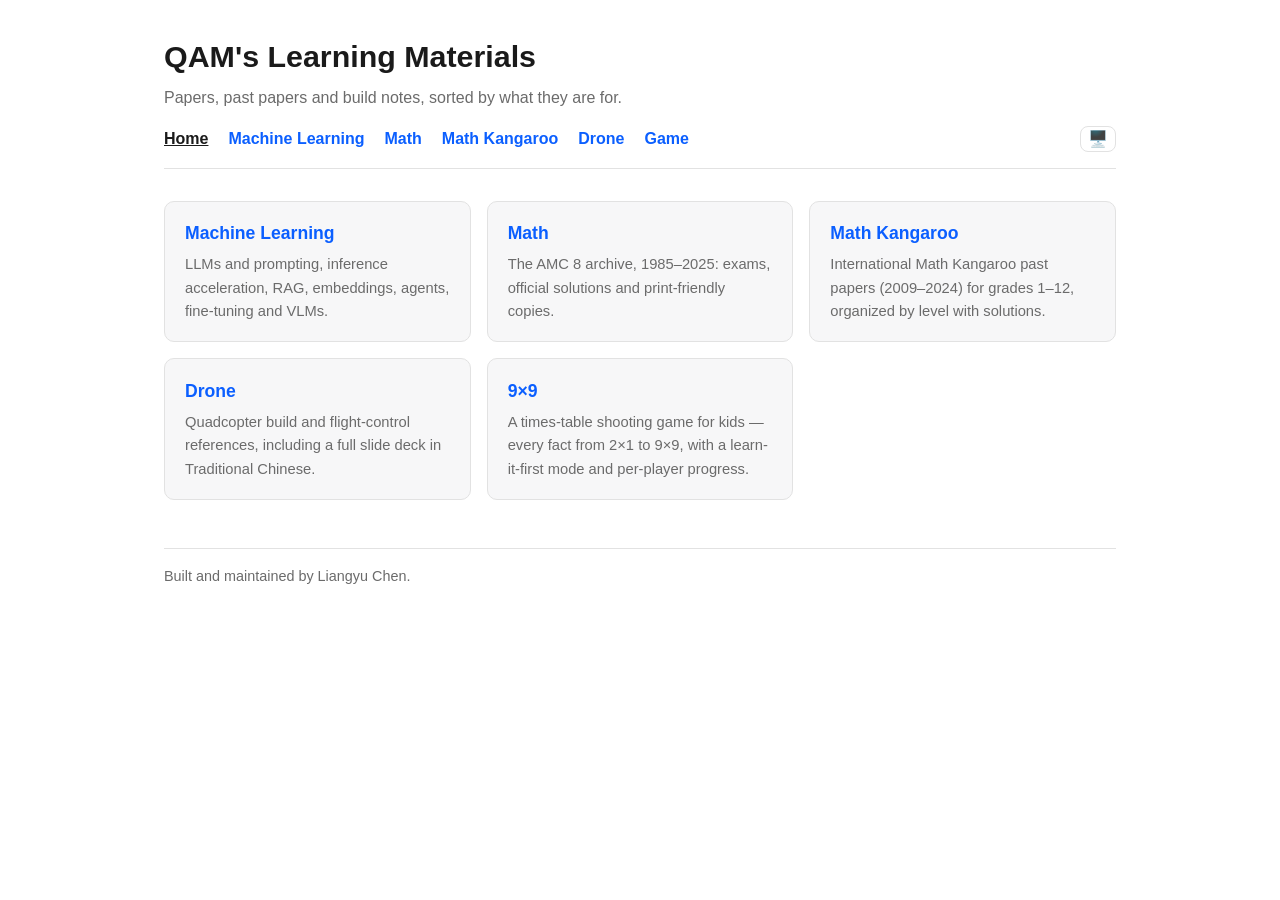
<file: index.html>
<!DOCTYPE html>
<html lang="en">
<head>
    <meta charset="UTF-8">
    <meta name="viewport" content="width=device-width, initial-scale=1.0">
    <title>QAM's Learning Materials</title>
    <link rel="stylesheet" href="style.css?v=2">
    <script src="theme.js?v=2"></script>
</head>
<body>
    <header>
        <h1>QAM's Learning Materials</h1>
        <p class="tagline">Papers, past papers and build notes, sorted by what they are for.</p>
        <nav>
            <a href="index.html" aria-current="page">Home</a>
            <a href="ml.html">Machine Learning</a>
            <a href="math.html">Math</a>
            <a href="math-kangaroo.html">Math Kangaroo</a>
            <a href="drone.html">Drone</a>
            <a href="game.html">Game</a>
            <button type="button" id="theme-toggle" class="theme-btn">🖥️</button>
        </nav>
    </header>

    <div class="cards">
        <a class="card" href="ml.html">
            <h3>Machine Learning</h3>
            <p>LLMs and prompting, inference acceleration, RAG, embeddings, agents, fine-tuning and VLMs.</p>
        </a>
        <a class="card" href="math.html">
            <h3>Math</h3>
            <p>The AMC 8 archive, 1985&ndash;2025: exams, official solutions and print-friendly copies.</p>
        </a>
        <a class="card" href="math-kangaroo.html">
            <h3>Math Kangaroo</h3>
            <p>International Math Kangaroo past papers (2009–2024) for grades 1–12, organized by level with solutions.</p>
        </a>
        <a class="card" href="drone.html">
            <h3>Drone</h3>
            <p>Quadcopter build and flight-control references, including a full slide deck in Traditional Chinese.</p>
        </a>
        <a class="card" href="game.html">
            <h3>9×9</h3>
            <p>A times-table shooting game for kids — every fact from 2×1 to 9×9, with a learn-it-first mode and per-player progress.</p>
        </a>
    </div>

    <footer>
        Built and maintained by Liangyu Chen.
    </footer>
</body>
</html>
</file>
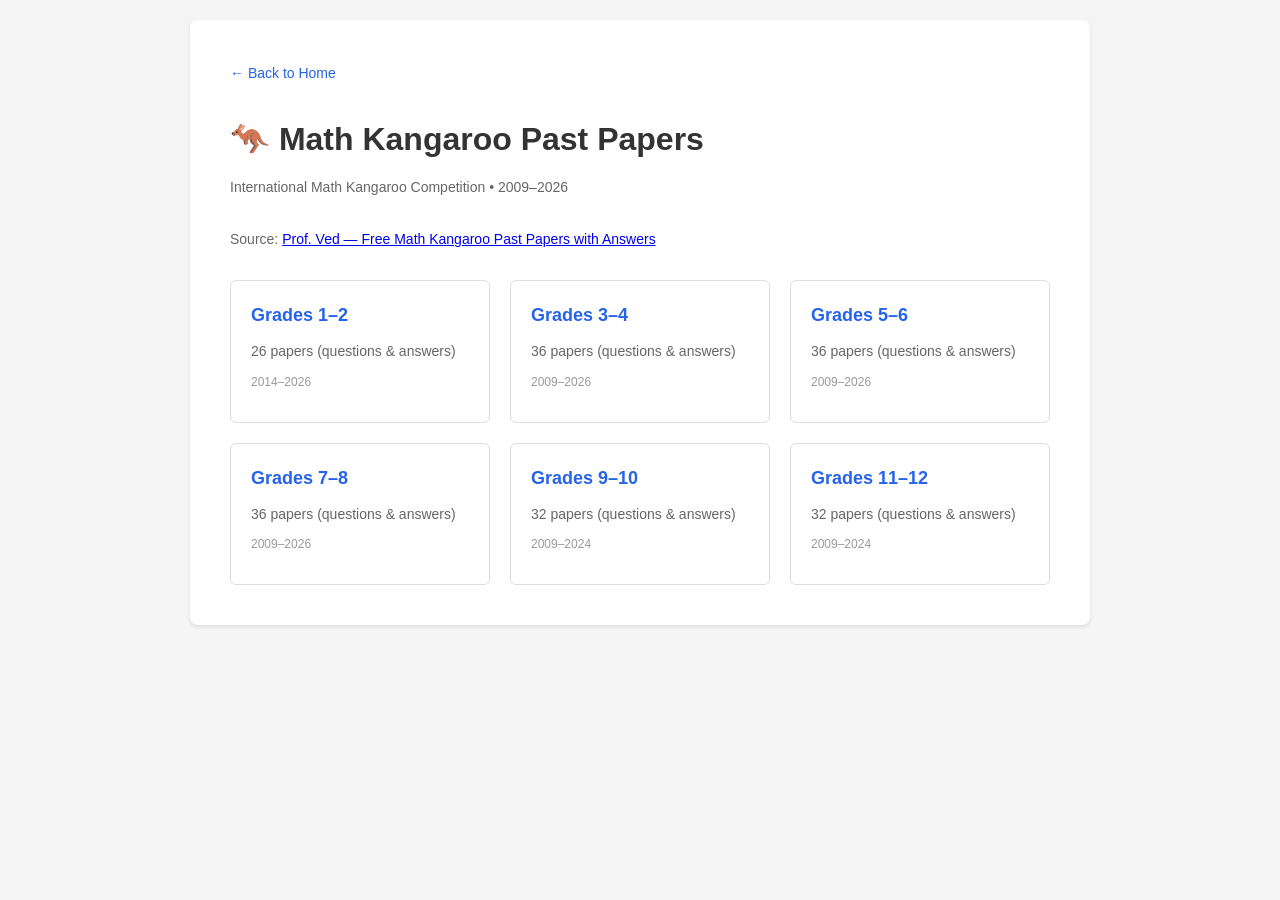
<file: kangaroo-papers/index.html>
<!DOCTYPE html>
<html lang="en">
<head>
    <meta charset="UTF-8">
    <meta name="viewport" content="width=device-width, initial-scale=1.0">
    <title>Math Kangaroo Past Papers</title>
    <style>
        * {
            margin: 0;
            padding: 0;
            box-sizing: border-box;
        }
        body {
            font-family: -apple-system, BlinkMacSystemFont, 'Segoe UI', Roboto, Oxygen, Ubuntu, Cantarell, sans-serif;
            background: #f5f5f5;
            padding: 20px;
            line-height: 1.6;
        }
        .container {
            max-width: 900px;
            margin: 0 auto;
            background: white;
            padding: 40px;
            border-radius: 8px;
            box-shadow: 0 2px 4px rgba(0,0,0,0.1);
        }
        h1 {
            color: #333;
            margin-bottom: 10px;
        }
        .subtitle {
            color: #666;
            margin-bottom: 30px;
            font-size: 14px;
        }
        .grades-grid {
            display: grid;
            grid-template-columns: repeat(auto-fit, minmax(250px, 1fr));
            gap: 20px;
        }
        .grade-card {
            border: 1px solid #ddd;
            border-radius: 6px;
            padding: 20px;
            text-decoration: none;
            color: #333;
            transition: all 0.3s ease;
            cursor: pointer;
        }
        .grade-card:hover {
            border-color: #2563eb;
            box-shadow: 0 4px 12px rgba(37, 99, 235, 0.15);
            transform: translateY(-2px);
        }
        .grade-card h2 {
            color: #2563eb;
            margin-bottom: 10px;
            font-size: 18px;
        }
        .grade-card p {
            color: #666;
            font-size: 14px;
            margin-bottom: 10px;
        }
        .back-link {
            display: inline-block;
            margin-bottom: 30px;
            color: #2563eb;
            text-decoration: none;
            font-size: 14px;
        }
        .back-link:hover {
            text-decoration: underline;
        }
    </style>
</head>
<body>
    <div class="container">
        <a href="/" class="back-link">← Back to Home</a>

        <h1>🦘 Math Kangaroo Past Papers</h1>
        <p class="subtitle">International Math Kangaroo Competition • 2009–2026</p>
        <p class="subtitle">Source: <a href="https://www.profved.com/usa-math-competitions/about-math-kangaroo-test-complete-guide-by-prof-ved/free-math-kangaroo-past-papers-with-answers/">Prof. Ved — Free Math Kangaroo Past Papers with Answers</a></p>

        <div class="grades-grid">
            <a href="Grade-1-2/" class="grade-card">
                <h2>Grades 1–2</h2>
                <p>26 papers (questions & answers)</p>
                <p style="font-size: 12px; color: #999;">2014–2026</p>
            </a>
            <a href="Grade-3-4/" class="grade-card">
                <h2>Grades 3–4</h2>
                <p>36 papers (questions & answers)</p>
                <p style="font-size: 12px; color: #999;">2009–2026</p>
            </a>
            <a href="Grade-5-6/" class="grade-card">
                <h2>Grades 5–6</h2>
                <p>36 papers (questions & answers)</p>
                <p style="font-size: 12px; color: #999;">2009–2026</p>
            </a>
            <a href="Grade-7-8/" class="grade-card">
                <h2>Grades 7–8</h2>
                <p>36 papers (questions & answers)</p>
                <p style="font-size: 12px; color: #999;">2009–2026</p>
            </a>
            <a href="Grade-9-10/" class="grade-card">
                <h2>Grades 9–10</h2>
                <p>32 papers (questions & answers)</p>
                <p style="font-size: 12px; color: #999;">2009–2024</p>
            </a>
            <a href="Grade-11-12/" class="grade-card">
                <h2>Grades 11–12</h2>
                <p>32 papers (questions & answers)</p>
                <p style="font-size: 12px; color: #999;">2009–2024</p>
            </a>
        </div>
    </div>
</body>
</html>
</file>
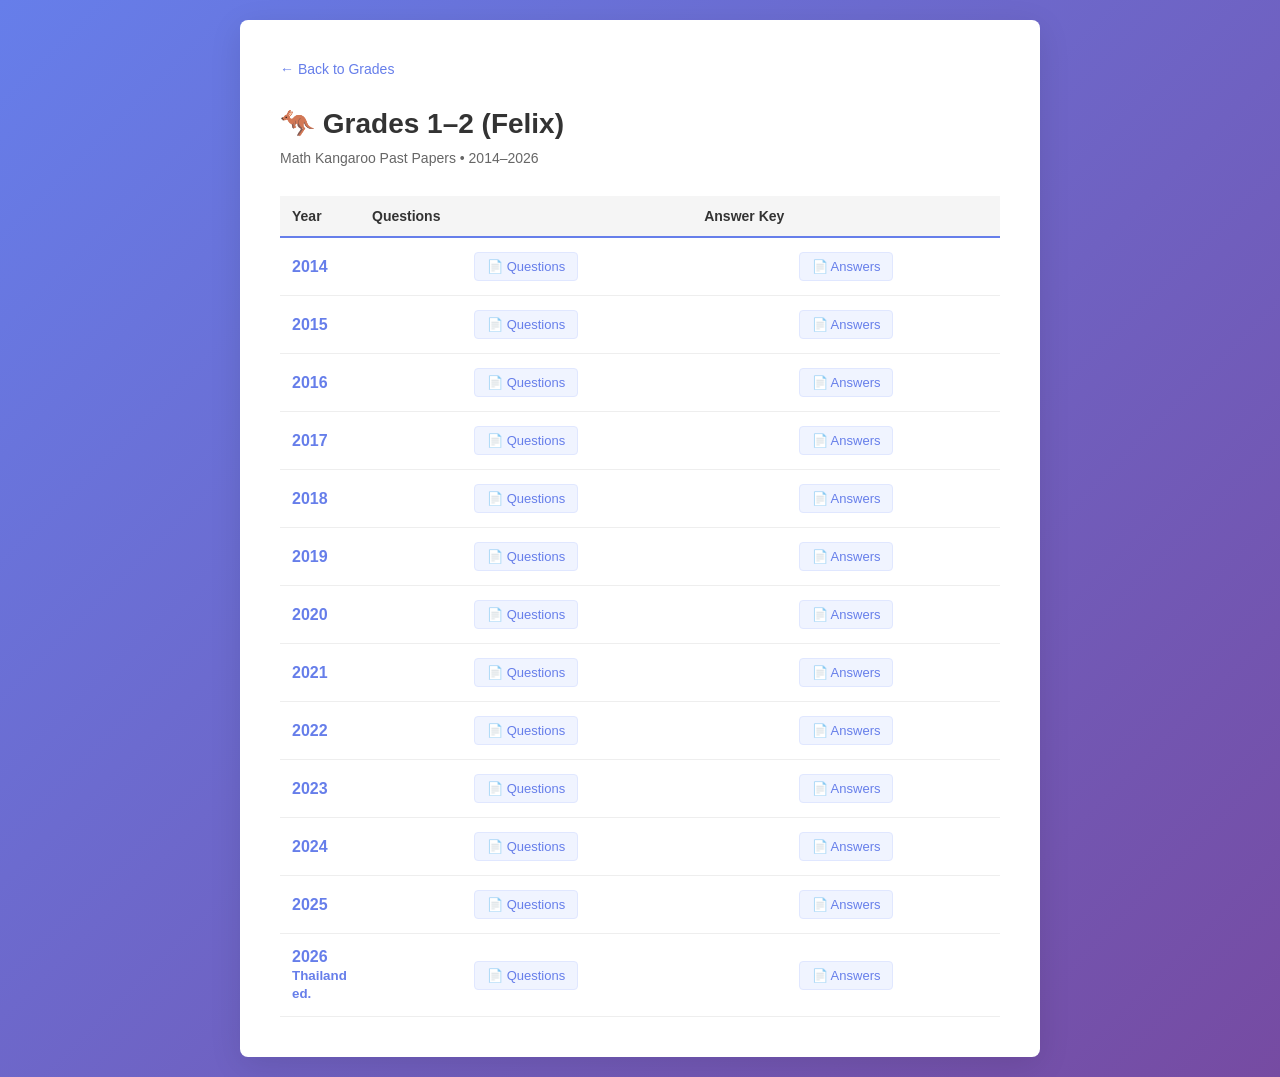
<file: kangaroo-papers/Grade-1-2/index.html>
<!DOCTYPE html>
<html lang="en">
<head>
    <meta charset="UTF-8">
    <meta name="viewport" content="width=device-width, initial-scale=1.0">
    <title>Math Kangaroo Papers - Grades 1–2 (Felix)</title>
    <style>
        * {
            margin: 0;
            padding: 0;
            box-sizing: border-box;
        }
        body {
            font-family: -apple-system, BlinkMacSystemFont, 'Segoe UI', Roboto, sans-serif;
            background: linear-gradient(135deg, #667eea 0%, #764ba2 100%);
            min-height: 100vh;
            padding: 20px;
        }
        .container {
            max-width: 800px;
            margin: 0 auto;
            background: white;
            padding: 40px;
            border-radius: 8px;
            box-shadow: 0 8px 32px rgba(0,0,0,0.1);
        }
        h1 {
            color: #333;
            margin-bottom: 10px;
            font-size: 28px;
        }
        .subtitle {
            color: #666;
            margin-bottom: 30px;
            font-size: 14px;
        }
        .back-link {
            display: inline-block;
            margin-bottom: 30px;
            color: #667eea;
            text-decoration: none;
            font-size: 14px;
            font-weight: 500;
        }
        .back-link:hover {
            text-decoration: underline;
        }
        table {
            width: 100%;
            border-collapse: collapse;
            margin-top: 20px;
        }
        thead {
            background: #f5f5f5;
            border-bottom: 2px solid #667eea;
        }
        th {
            padding: 12px;
            text-align: left;
            font-weight: 600;
            color: #333;
            font-size: 14px;
        }
        td {
            padding: 14px 12px;
            border-bottom: 1px solid #eee;
        }
        tr:hover {
            background: #f9f9f9;
        }
        .year {
            font-weight: 600;
            color: #667eea;
            width: 80px;
        }
        .papers {
            text-align: center;
        }
        .pdf-link {
            display: inline-block;
            padding: 6px 12px;
            background: #f0f4ff;
            color: #667eea;
            text-decoration: none;
            border-radius: 4px;
            font-size: 13px;
            font-weight: 500;
            transition: all 0.3s ease;
            border: 1px solid #e0e7ff;
        }
        .pdf-link:hover {
            background: #667eea;
            color: white;
            border-color: #667eea;
        }
        .unavailable {
            color: #ccc;
            font-size: 12px;
        }
    </style>
</head>
<body>
    <div class="container">
        <a href="../" class="back-link">← Back to Grades</a>
        <h1>🦘 Grades 1–2 (Felix)</h1>
        <p class="subtitle">Math Kangaroo Past Papers • 2014–2026</p>
        
        <table>
            <thead>
                <tr>
                    <th>Year</th>
                    <th>Questions</th>
                    <th>Answer Key</th>
                </tr>
            </thead>
            <tbody>
        <tr>
            <td class="year">2014</td>
            <td class="papers"><a href="Kangaroo_Math_Questions_2014_for_Grade_1-2.pdf" class="pdf-link">📄 Questions</a></td>
            <td class="papers"><a href="Kangaroo_Math_Answer_Key_for_Grade_1-2_2014.pdf" class="pdf-link">📄 Answers</a></td>
        </tr>
        <tr>
            <td class="year">2015</td>
            <td class="papers"><a href="Kangaroo_Math_Questions_2015_for_Grade_1-2.pdf" class="pdf-link">📄 Questions</a></td>
            <td class="papers"><a href="Kangaroo_Math_Answer_Key_for_Grade_1-2_2015.pdf" class="pdf-link">📄 Answers</a></td>
        </tr>
        <tr>
            <td class="year">2016</td>
            <td class="papers"><a href="Kangaroo_Math_Questions_2016_for_Grade_1-2.pdf" class="pdf-link">📄 Questions</a></td>
            <td class="papers"><a href="Kangaroo_Math_Answer_Key_for_Grade_1-2_2016.pdf" class="pdf-link">📄 Answers</a></td>
        </tr>
        <tr>
            <td class="year">2017</td>
            <td class="papers"><a href="Kangaroo_Math_Questions_2017_for_Grade_1-2.pdf" class="pdf-link">📄 Questions</a></td>
            <td class="papers"><a href="Kangaroo_Math_Answer_Key_for_Grade_1-2_2017.pdf" class="pdf-link">📄 Answers</a></td>
        </tr>
        <tr>
            <td class="year">2018</td>
            <td class="papers"><a href="Kangaroo_Math_Questions_2018_for_Grade_1-2.pdf" class="pdf-link">📄 Questions</a></td>
            <td class="papers"><a href="Kangaroo_Math_Answer_Key_for_Grade_1-2_2018.pdf" class="pdf-link">📄 Answers</a></td>
        </tr>
        <tr>
            <td class="year">2019</td>
            <td class="papers"><a href="Kangaroo_Math_Questions_2019_for_Grade_1-2.pdf" class="pdf-link">📄 Questions</a></td>
            <td class="papers"><a href="Kangaroo_Math_Answer_Key_for_Grade_1-2_2019.pdf" class="pdf-link">📄 Answers</a></td>
        </tr>
        <tr>
            <td class="year">2020</td>
            <td class="papers"><a href="Kangaroo_Math_Questions_2020_for_Grade_1-2.pdf" class="pdf-link">📄 Questions</a></td>
            <td class="papers"><a href="Kangaroo_Math_Answer_Key_for_Grade_1-2_2020.pdf" class="pdf-link">📄 Answers</a></td>
        </tr>
        <tr>
            <td class="year">2021</td>
            <td class="papers"><a href="Kangaroo_Math_Questions_2021_for_Grade_1-2.pdf" class="pdf-link">📄 Questions</a></td>
            <td class="papers"><a href="Kangaroo_Math_Answer_Key_for_Grade_1-2_2021.pdf" class="pdf-link">📄 Answers</a></td>
        </tr>
        <tr>
            <td class="year">2022</td>
            <td class="papers"><a href="Kangaroo_Math_Questions_2022_for_Grade_1-2.pdf" class="pdf-link">📄 Questions</a></td>
            <td class="papers"><a href="Kangaroo_Math_Answer_Key_for_Grade_1-2_2022.pdf" class="pdf-link">📄 Answers</a></td>
        </tr>
        <tr>
            <td class="year">2023</td>
            <td class="papers"><a href="Kangaroo_Math_Questions_2023_for_Grade_1-2.pdf" class="pdf-link">📄 Questions</a></td>
            <td class="papers"><a href="Kangaroo_Math_Answer_Key_for_Grade_1-2_2023.pdf" class="pdf-link">📄 Answers</a></td>
        </tr>
        <tr>
            <td class="year">2024</td>
            <td class="papers"><a href="Kangaroo_Math_Questions_2024_for_Grade_1-2.pdf" class="pdf-link">📄 Questions</a></td>
            <td class="papers"><a href="Kangaroo_Math_Answer_Key_for_Grade_1-2_2024.pdf" class="pdf-link">📄 Answers</a></td>
        </tr>
        <tr>
            <td class="year">2025</td>
            <td class="papers"><a href="Kangaroo_Math_Questions_2025_for_Grade_1-2.pdf" class="pdf-link">📄 Questions</a></td>
            <td class="papers"><a href="Kangaroo_Math_Answer_Key_for_Grade_1-2_2025.pdf" class="pdf-link">📄 Answers</a></td>
        </tr>
        <tr>
            <td class="year">2026<br><small>Thailand ed.</small></td>
            <td class="papers"><a href="Kangaroo_Math_Questions_2026_for_Grade_1-2.pdf" class="pdf-link">📄 Questions</a></td>
            <td class="papers"><a href="Kangaroo_Math_Answer_Key_for_Grade_1-2_2026.pdf" class="pdf-link">📄 Answers</a></td>
        </tr>
            </tbody>
        </table>
    </div>
</body>
</html>
</file>
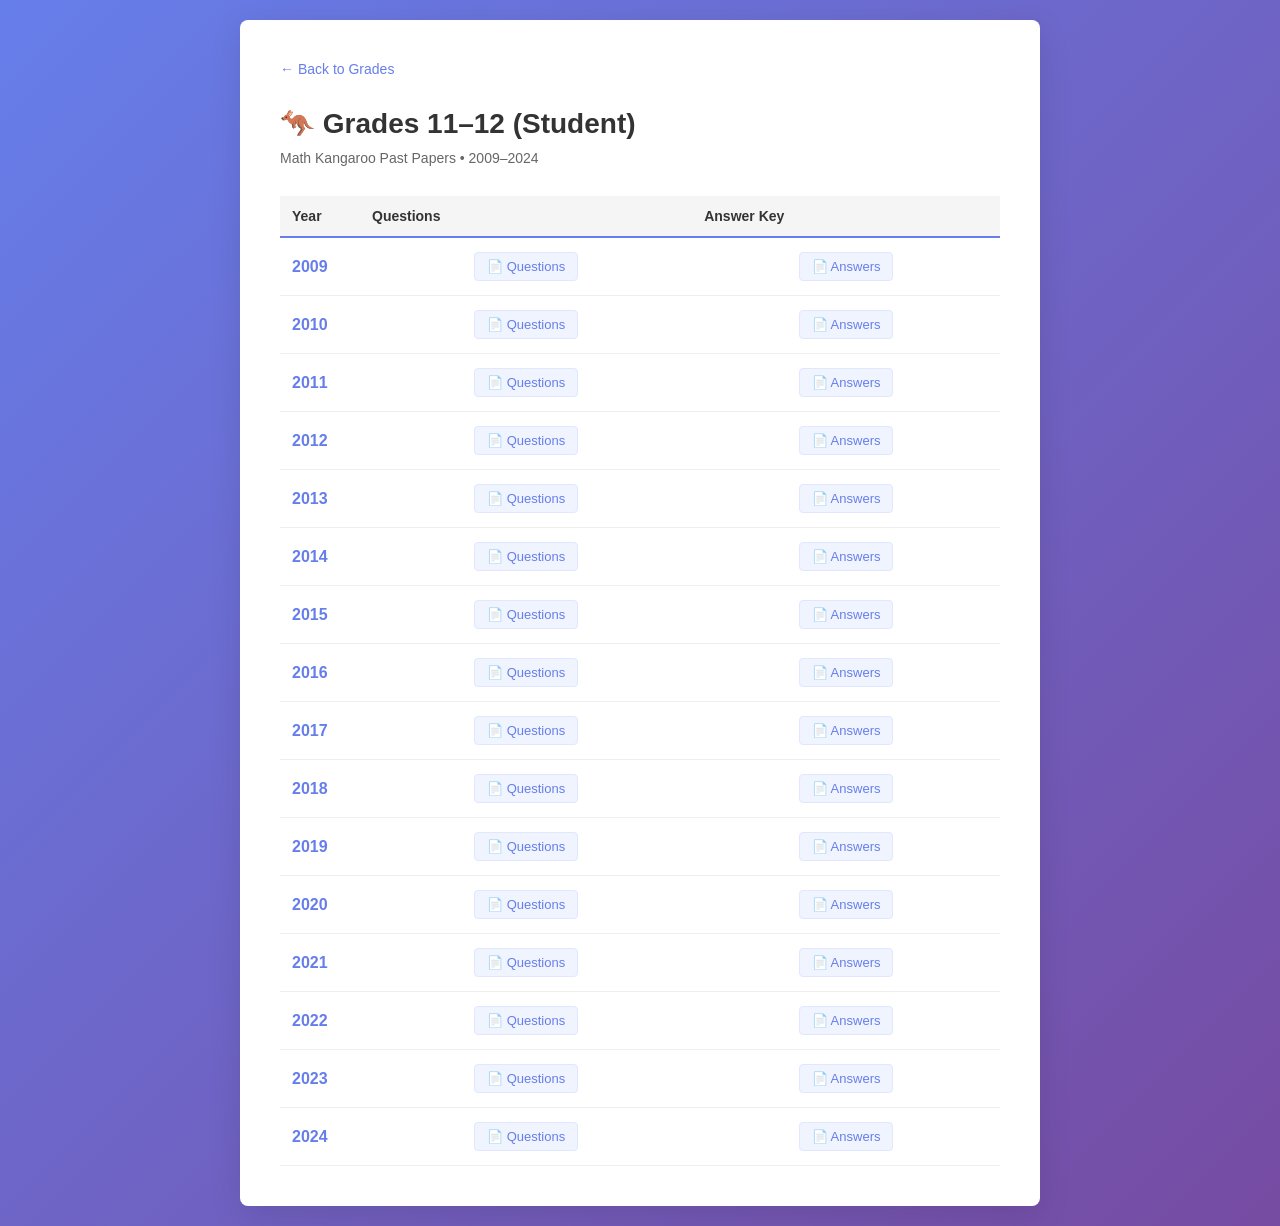
<file: kangaroo-papers/Grade-11-12/index.html>
<!DOCTYPE html>
<html lang="en">
<head>
    <meta charset="UTF-8">
    <meta name="viewport" content="width=device-width, initial-scale=1.0">
    <title>Math Kangaroo Papers - Grades 11–12 (Student)</title>
    <style>
        * {
            margin: 0;
            padding: 0;
            box-sizing: border-box;
        }
        body {
            font-family: -apple-system, BlinkMacSystemFont, 'Segoe UI', Roboto, sans-serif;
            background: linear-gradient(135deg, #667eea 0%, #764ba2 100%);
            min-height: 100vh;
            padding: 20px;
        }
        .container {
            max-width: 800px;
            margin: 0 auto;
            background: white;
            padding: 40px;
            border-radius: 8px;
            box-shadow: 0 8px 32px rgba(0,0,0,0.1);
        }
        h1 {
            color: #333;
            margin-bottom: 10px;
            font-size: 28px;
        }
        .subtitle {
            color: #666;
            margin-bottom: 30px;
            font-size: 14px;
        }
        .back-link {
            display: inline-block;
            margin-bottom: 30px;
            color: #667eea;
            text-decoration: none;
            font-size: 14px;
            font-weight: 500;
        }
        .back-link:hover {
            text-decoration: underline;
        }
        table {
            width: 100%;
            border-collapse: collapse;
            margin-top: 20px;
        }
        thead {
            background: #f5f5f5;
            border-bottom: 2px solid #667eea;
        }
        th {
            padding: 12px;
            text-align: left;
            font-weight: 600;
            color: #333;
            font-size: 14px;
        }
        td {
            padding: 14px 12px;
            border-bottom: 1px solid #eee;
        }
        tr:hover {
            background: #f9f9f9;
        }
        .year {
            font-weight: 600;
            color: #667eea;
            width: 80px;
        }
        .papers {
            text-align: center;
        }
        .pdf-link {
            display: inline-block;
            padding: 6px 12px;
            background: #f0f4ff;
            color: #667eea;
            text-decoration: none;
            border-radius: 4px;
            font-size: 13px;
            font-weight: 500;
            transition: all 0.3s ease;
            border: 1px solid #e0e7ff;
        }
        .pdf-link:hover {
            background: #667eea;
            color: white;
            border-color: #667eea;
        }
        .unavailable {
            color: #ccc;
            font-size: 12px;
        }
    </style>
</head>
<body>
    <div class="container">
        <a href="../" class="back-link">← Back to Grades</a>
        <h1>🦘 Grades 11–12 (Student)</h1>
        <p class="subtitle">Math Kangaroo Past Papers • 2009–2024</p>
        
        <table>
            <thead>
                <tr>
                    <th>Year</th>
                    <th>Questions</th>
                    <th>Answer Key</th>
                </tr>
            </thead>
            <tbody>
        <tr>
            <td class="year">2009</td>
            <td class="papers"><a href="Kangaroo_Math_Questions_2009_for_Grade_11-12.pdf" class="pdf-link">📄 Questions</a></td>
            <td class="papers"><a href="Answer_Key_for_Grade_11-12_2009.pdf" class="pdf-link">📄 Answers</a></td>
        </tr>
        <tr>
            <td class="year">2010</td>
            <td class="papers"><a href="Kangaroo_Math_Questions_2010_for_Grade_11-12.pdf" class="pdf-link">📄 Questions</a></td>
            <td class="papers"><a href="Answer_Key_for_Grade_11-12_2010.pdf" class="pdf-link">📄 Answers</a></td>
        </tr>
        <tr>
            <td class="year">2011</td>
            <td class="papers"><a href="Kangaroo_Math_Questions_2011_for_Grade_11-12.pdf" class="pdf-link">📄 Questions</a></td>
            <td class="papers"><a href="Answer_Key_for_Grade_11-12_2011.pdf" class="pdf-link">📄 Answers</a></td>
        </tr>
        <tr>
            <td class="year">2012</td>
            <td class="papers"><a href="Kangaroo_Math_Questions_2012_for_Grade_11-12.pdf" class="pdf-link">📄 Questions</a></td>
            <td class="papers"><a href="Answer_Key_for_Grade_11-12_2012.pdf" class="pdf-link">📄 Answers</a></td>
        </tr>
        <tr>
            <td class="year">2013</td>
            <td class="papers"><a href="Kangaroo_Math_Questions_2013_for_Grade_11-12.pdf" class="pdf-link">📄 Questions</a></td>
            <td class="papers"><a href="Answer_Key_for_Grade_11-12_2013.pdf" class="pdf-link">📄 Answers</a></td>
        </tr>
        <tr>
            <td class="year">2014</td>
            <td class="papers"><a href="Kangaroo_Math_Questions_2014_for_Grade_11-12.pdf" class="pdf-link">📄 Questions</a></td>
            <td class="papers"><a href="Answer_Key_for_Grade_11-12_2014.pdf" class="pdf-link">📄 Answers</a></td>
        </tr>
        <tr>
            <td class="year">2015</td>
            <td class="papers"><a href="Kangaroo_Math_Questions_2015_for_Grade_11-12.pdf" class="pdf-link">📄 Questions</a></td>
            <td class="papers"><a href="Answer_Key_for_Grade_11-12_2015.pdf" class="pdf-link">📄 Answers</a></td>
        </tr>
        <tr>
            <td class="year">2016</td>
            <td class="papers"><a href="Kangaroo_Math_Questions_2016_for_Grade_11-12.pdf" class="pdf-link">📄 Questions</a></td>
            <td class="papers"><a href="Answer_Key_for_Grade_11-12_2016.pdf" class="pdf-link">📄 Answers</a></td>
        </tr>
        <tr>
            <td class="year">2017</td>
            <td class="papers"><a href="Kangaroo_Math_Questions_2017_for_Grade_11-12.pdf" class="pdf-link">📄 Questions</a></td>
            <td class="papers"><a href="Answer_Key_for_Grade_11-12_2017.pdf" class="pdf-link">📄 Answers</a></td>
        </tr>
        <tr>
            <td class="year">2018</td>
            <td class="papers"><a href="Kangaroo_Math_Questions_2018_for_Grade_11-12.pdf" class="pdf-link">📄 Questions</a></td>
            <td class="papers"><a href="Answer_Key_for_Grade_11-12_2018.pdf" class="pdf-link">📄 Answers</a></td>
        </tr>
        <tr>
            <td class="year">2019</td>
            <td class="papers"><a href="Kangaroo_Math_Questions_2019_for_Grade_11-12.pdf" class="pdf-link">📄 Questions</a></td>
            <td class="papers"><a href="Answer_Key_for_Grade_11-12_2019.pdf" class="pdf-link">📄 Answers</a></td>
        </tr>
        <tr>
            <td class="year">2020</td>
            <td class="papers"><a href="Kangaroo_Math_Questions_2020_for_Grade_11-12.pdf" class="pdf-link">📄 Questions</a></td>
            <td class="papers"><a href="Answer_Key_for_Grade_11-12_2020.pdf" class="pdf-link">📄 Answers</a></td>
        </tr>
        <tr>
            <td class="year">2021</td>
            <td class="papers"><a href="Kangaroo_Math_Questions_2021_for_Grade_11-12.pdf" class="pdf-link">📄 Questions</a></td>
            <td class="papers"><a href="Answer_Key_for_Grade_11-12_2021.pdf" class="pdf-link">📄 Answers</a></td>
        </tr>
        <tr>
            <td class="year">2022</td>
            <td class="papers"><a href="Kangaroo_Math_Questions_2022_for_Grade_11-12.pdf" class="pdf-link">📄 Questions</a></td>
            <td class="papers"><a href="Answer_Key_for_Grade_11-12_2022.pdf" class="pdf-link">📄 Answers</a></td>
        </tr>
        <tr>
            <td class="year">2023</td>
            <td class="papers"><a href="Kangaroo_Math_Questions_2023_for_Grade_11-12.pdf" class="pdf-link">📄 Questions</a></td>
            <td class="papers"><a href="Answer_Key_for_Grade_11-12_2023.pdf" class="pdf-link">📄 Answers</a></td>
        </tr>
        <tr>
            <td class="year">2024</td>
            <td class="papers"><a href="Kangaroo_Math_Questions_2024_for_Grade_11-12.pdf" class="pdf-link">📄 Questions</a></td>
            <td class="papers"><a href="Answer_Key_for_Grade_11-12_2024.pdf" class="pdf-link">📄 Answers</a></td>
        </tr>
            </tbody>
        </table>
    </div>
</body>
</html>
</file>
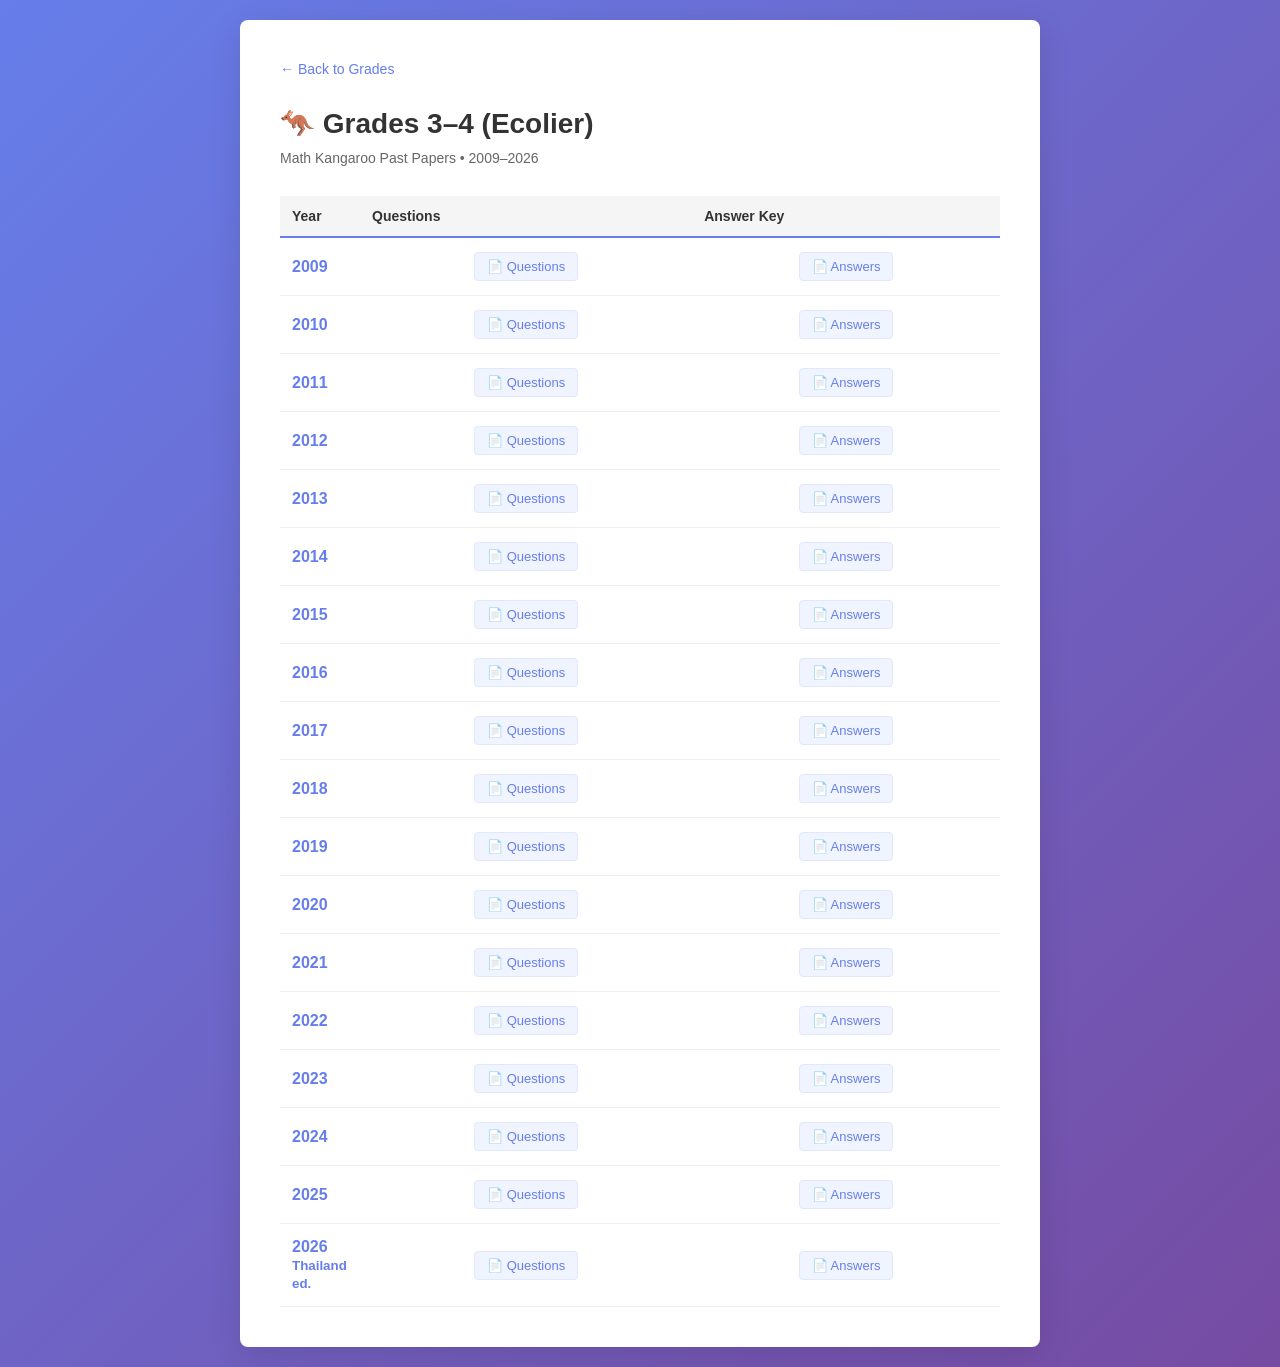
<file: kangaroo-papers/Grade-3-4/index.html>
<!DOCTYPE html>
<html lang="en">
<head>
    <meta charset="UTF-8">
    <meta name="viewport" content="width=device-width, initial-scale=1.0">
    <title>Math Kangaroo Papers - Grades 3–4 (Ecolier)</title>
    <style>
        * {
            margin: 0;
            padding: 0;
            box-sizing: border-box;
        }
        body {
            font-family: -apple-system, BlinkMacSystemFont, 'Segoe UI', Roboto, sans-serif;
            background: linear-gradient(135deg, #667eea 0%, #764ba2 100%);
            min-height: 100vh;
            padding: 20px;
        }
        .container {
            max-width: 800px;
            margin: 0 auto;
            background: white;
            padding: 40px;
            border-radius: 8px;
            box-shadow: 0 8px 32px rgba(0,0,0,0.1);
        }
        h1 {
            color: #333;
            margin-bottom: 10px;
            font-size: 28px;
        }
        .subtitle {
            color: #666;
            margin-bottom: 30px;
            font-size: 14px;
        }
        .back-link {
            display: inline-block;
            margin-bottom: 30px;
            color: #667eea;
            text-decoration: none;
            font-size: 14px;
            font-weight: 500;
        }
        .back-link:hover {
            text-decoration: underline;
        }
        table {
            width: 100%;
            border-collapse: collapse;
            margin-top: 20px;
        }
        thead {
            background: #f5f5f5;
            border-bottom: 2px solid #667eea;
        }
        th {
            padding: 12px;
            text-align: left;
            font-weight: 600;
            color: #333;
            font-size: 14px;
        }
        td {
            padding: 14px 12px;
            border-bottom: 1px solid #eee;
        }
        tr:hover {
            background: #f9f9f9;
        }
        .year {
            font-weight: 600;
            color: #667eea;
            width: 80px;
        }
        .papers {
            text-align: center;
        }
        .pdf-link {
            display: inline-block;
            padding: 6px 12px;
            background: #f0f4ff;
            color: #667eea;
            text-decoration: none;
            border-radius: 4px;
            font-size: 13px;
            font-weight: 500;
            transition: all 0.3s ease;
            border: 1px solid #e0e7ff;
        }
        .pdf-link:hover {
            background: #667eea;
            color: white;
            border-color: #667eea;
        }
        .unavailable {
            color: #ccc;
            font-size: 12px;
        }
    </style>
</head>
<body>
    <div class="container">
        <a href="../" class="back-link">← Back to Grades</a>
        <h1>🦘 Grades 3–4 (Ecolier)</h1>
        <p class="subtitle">Math Kangaroo Past Papers • 2009–2026</p>
        
        <table>
            <thead>
                <tr>
                    <th>Year</th>
                    <th>Questions</th>
                    <th>Answer Key</th>
                </tr>
            </thead>
            <tbody>
        <tr>
            <td class="year">2009</td>
            <td class="papers"><a href="Kangaroo_Math_Questions_2009_for_Grade_3-4.pdf" class="pdf-link">📄 Questions</a></td>
            <td class="papers"><a href="Answer_Key_for_Grade_3-4_2009.pdf" class="pdf-link">📄 Answers</a></td>
        </tr>
        <tr>
            <td class="year">2010</td>
            <td class="papers"><a href="Kangaroo_Math_Questions_2010_for_Grade_3-4.pdf" class="pdf-link">📄 Questions</a></td>
            <td class="papers"><a href="Answer_Key_for_Grade_3-4_2010.pdf" class="pdf-link">📄 Answers</a></td>
        </tr>
        <tr>
            <td class="year">2011</td>
            <td class="papers"><a href="Kangaroo_Math_Questions_2011_for_Grade_3-4.pdf" class="pdf-link">📄 Questions</a></td>
            <td class="papers"><a href="Answer_Key_for_Grade_3-4_2011.pdf" class="pdf-link">📄 Answers</a></td>
        </tr>
        <tr>
            <td class="year">2012</td>
            <td class="papers"><a href="Kangaroo_Math_Questions_2012_for_Grade_3-4.pdf" class="pdf-link">📄 Questions</a></td>
            <td class="papers"><a href="Answer_Key_for_Grade_3-4_2012.pdf" class="pdf-link">📄 Answers</a></td>
        </tr>
        <tr>
            <td class="year">2013</td>
            <td class="papers"><a href="Kangaroo_Math_Questions_2013_for_Grade_3-4.pdf" class="pdf-link">📄 Questions</a></td>
            <td class="papers"><a href="Answer_Key_for_Grade_3-4_2013.pdf" class="pdf-link">📄 Answers</a></td>
        </tr>
        <tr>
            <td class="year">2014</td>
            <td class="papers"><a href="Kangaroo_Math_Questions_2014_for_Grade_3-4.pdf" class="pdf-link">📄 Questions</a></td>
            <td class="papers"><a href="Answer_Key_for_Grade_3-4_2014.pdf" class="pdf-link">📄 Answers</a></td>
        </tr>
        <tr>
            <td class="year">2015</td>
            <td class="papers"><a href="Kangaroo_Math_Questions_2015_for_Grade_3-4.pdf" class="pdf-link">📄 Questions</a></td>
            <td class="papers"><a href="Answer_Key_for_Grade_3-4_2015.pdf" class="pdf-link">📄 Answers</a></td>
        </tr>
        <tr>
            <td class="year">2016</td>
            <td class="papers"><a href="Kangaroo_Math_Questions_2016_for_Grade_3-4.pdf" class="pdf-link">📄 Questions</a></td>
            <td class="papers"><a href="Answer_Key_for_Grade_3-4_2016.pdf" class="pdf-link">📄 Answers</a></td>
        </tr>
        <tr>
            <td class="year">2017</td>
            <td class="papers"><a href="Kangaroo_Math_Questions_2017_for_Grade_3-4.pdf" class="pdf-link">📄 Questions</a></td>
            <td class="papers"><a href="Answer_Key_for_Grade_3-4_2017.pdf" class="pdf-link">📄 Answers</a></td>
        </tr>
        <tr>
            <td class="year">2018</td>
            <td class="papers"><a href="Kangaroo_Math_Questions_2018_for_Grade_3-4.pdf" class="pdf-link">📄 Questions</a></td>
            <td class="papers"><a href="Answer_Key_for_Grade_3-4_2018.pdf" class="pdf-link">📄 Answers</a></td>
        </tr>
        <tr>
            <td class="year">2019</td>
            <td class="papers"><a href="Kangaroo_Math_Questions_2019_for_Grade_3-4.pdf" class="pdf-link">📄 Questions</a></td>
            <td class="papers"><a href="Answer_Key_for_Grade_3-4_2019.pdf" class="pdf-link">📄 Answers</a></td>
        </tr>
        <tr>
            <td class="year">2020</td>
            <td class="papers"><a href="Kangaroo_Math_Questions_2020_for_Grade_3-4.pdf" class="pdf-link">📄 Questions</a></td>
            <td class="papers"><a href="Answer_Key_for_Grade_3-4_2020.pdf" class="pdf-link">📄 Answers</a></td>
        </tr>
        <tr>
            <td class="year">2021</td>
            <td class="papers"><a href="Kangaroo_Math_Questions_2021_for_Grade_3-4.pdf" class="pdf-link">📄 Questions</a></td>
            <td class="papers"><a href="Answer_Key_for_Grade_3-4_2021.pdf" class="pdf-link">📄 Answers</a></td>
        </tr>
        <tr>
            <td class="year">2022</td>
            <td class="papers"><a href="Kangaroo_Math_Questions_2022_for_Grade_3-4.pdf" class="pdf-link">📄 Questions</a></td>
            <td class="papers"><a href="Answer_Key_for_Grade_3-4_2022.pdf" class="pdf-link">📄 Answers</a></td>
        </tr>
        <tr>
            <td class="year">2023</td>
            <td class="papers"><a href="Kangaroo_Math_Questions_2023_for_Grade_3-4.pdf" class="pdf-link">📄 Questions</a></td>
            <td class="papers"><a href="Answer_Key_for_Grade_3-4_2023.pdf" class="pdf-link">📄 Answers</a></td>
        </tr>
        <tr>
            <td class="year">2024</td>
            <td class="papers"><a href="Kangaroo_Math_Questions_2024_for_Grade_3-4.pdf" class="pdf-link">📄 Questions</a></td>
            <td class="papers"><a href="Answer_Key_for_Grade_3-4_2024.pdf" class="pdf-link">📄 Answers</a></td>
        </tr>
        <tr>
            <td class="year">2025</td>
            <td class="papers"><a href="Kangaroo_Math_Questions_2025_for_Grade_3-4.pdf" class="pdf-link">📄 Questions</a></td>
            <td class="papers"><a href="Answer_Key_for_Grade_3-4_2025.pdf" class="pdf-link">📄 Answers</a></td>
        </tr>
        <tr>
            <td class="year">2026<br><small>Thailand ed.</small></td>
            <td class="papers"><a href="Kangaroo_Math_Questions_2026_for_Grade_3-4.pdf" class="pdf-link">📄 Questions</a></td>
            <td class="papers"><a href="Answer_Key_for_Grade_3-4_2026.pdf" class="pdf-link">📄 Answers</a></td>
        </tr>
            </tbody>
        </table>
    </div>
</body>
</html>
</file>
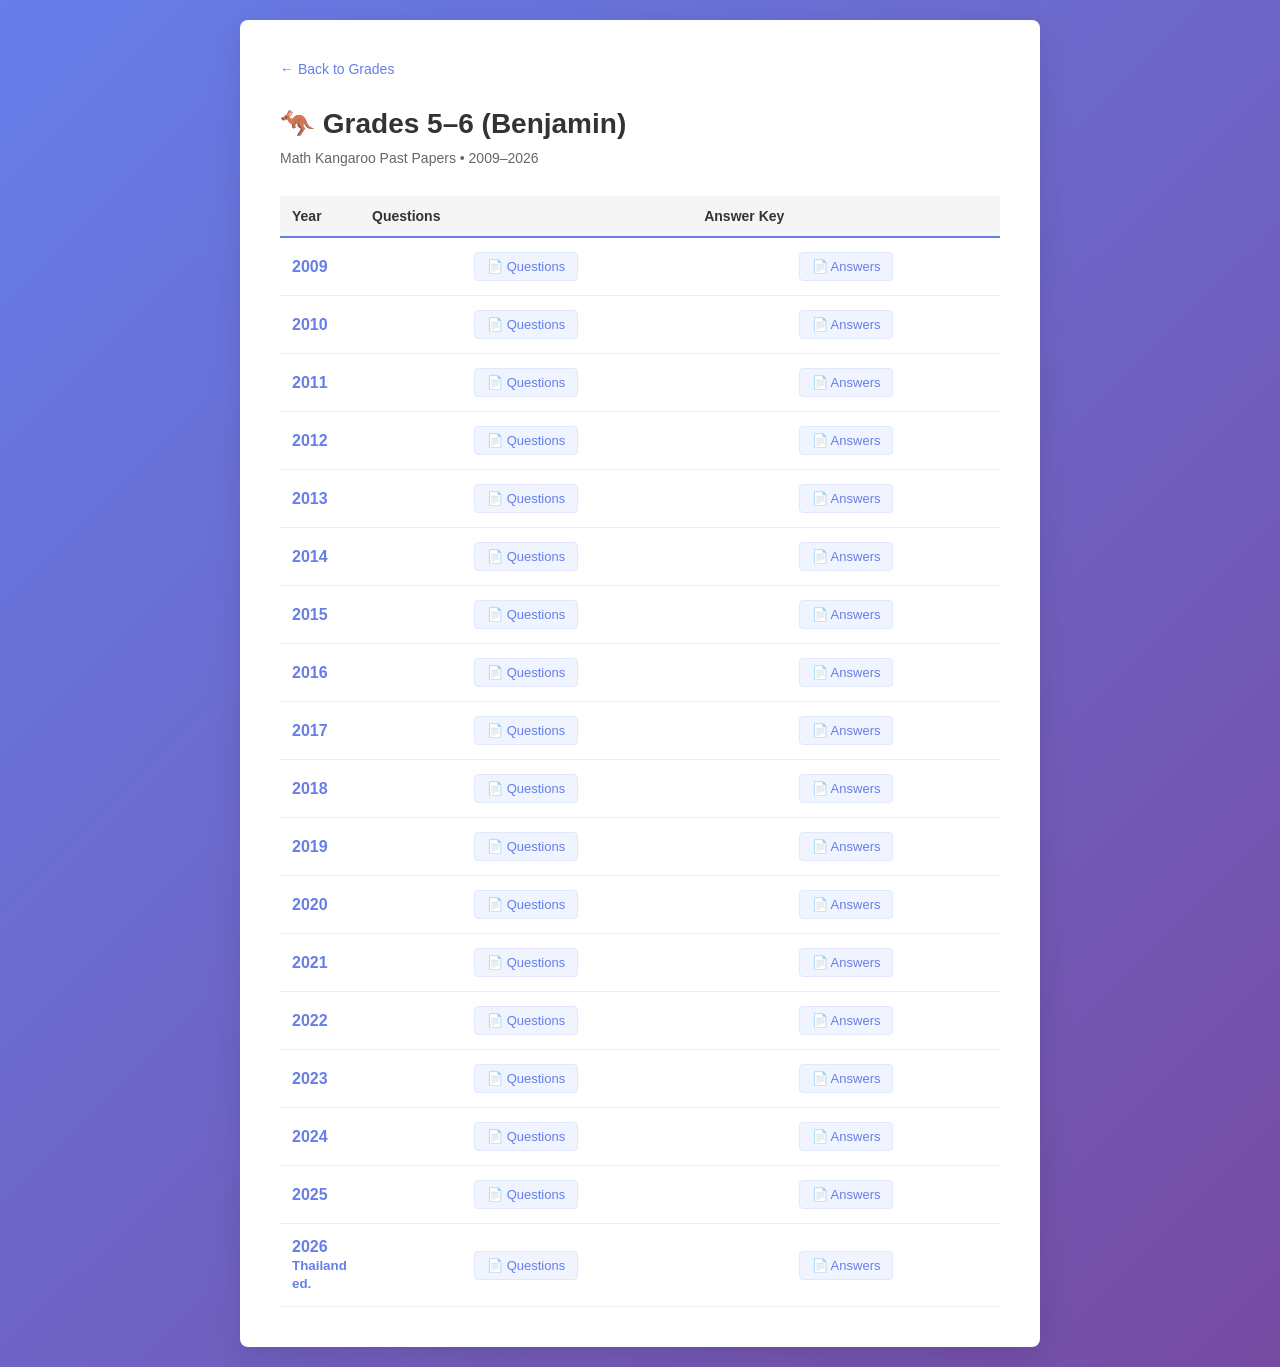
<file: kangaroo-papers/Grade-5-6/index.html>
<!DOCTYPE html>
<html lang="en">
<head>
    <meta charset="UTF-8">
    <meta name="viewport" content="width=device-width, initial-scale=1.0">
    <title>Math Kangaroo Papers - Grades 5–6 (Benjamin)</title>
    <style>
        * {
            margin: 0;
            padding: 0;
            box-sizing: border-box;
        }
        body {
            font-family: -apple-system, BlinkMacSystemFont, 'Segoe UI', Roboto, sans-serif;
            background: linear-gradient(135deg, #667eea 0%, #764ba2 100%);
            min-height: 100vh;
            padding: 20px;
        }
        .container {
            max-width: 800px;
            margin: 0 auto;
            background: white;
            padding: 40px;
            border-radius: 8px;
            box-shadow: 0 8px 32px rgba(0,0,0,0.1);
        }
        h1 {
            color: #333;
            margin-bottom: 10px;
            font-size: 28px;
        }
        .subtitle {
            color: #666;
            margin-bottom: 30px;
            font-size: 14px;
        }
        .back-link {
            display: inline-block;
            margin-bottom: 30px;
            color: #667eea;
            text-decoration: none;
            font-size: 14px;
            font-weight: 500;
        }
        .back-link:hover {
            text-decoration: underline;
        }
        table {
            width: 100%;
            border-collapse: collapse;
            margin-top: 20px;
        }
        thead {
            background: #f5f5f5;
            border-bottom: 2px solid #667eea;
        }
        th {
            padding: 12px;
            text-align: left;
            font-weight: 600;
            color: #333;
            font-size: 14px;
        }
        td {
            padding: 14px 12px;
            border-bottom: 1px solid #eee;
        }
        tr:hover {
            background: #f9f9f9;
        }
        .year {
            font-weight: 600;
            color: #667eea;
            width: 80px;
        }
        .papers {
            text-align: center;
        }
        .pdf-link {
            display: inline-block;
            padding: 6px 12px;
            background: #f0f4ff;
            color: #667eea;
            text-decoration: none;
            border-radius: 4px;
            font-size: 13px;
            font-weight: 500;
            transition: all 0.3s ease;
            border: 1px solid #e0e7ff;
        }
        .pdf-link:hover {
            background: #667eea;
            color: white;
            border-color: #667eea;
        }
        .unavailable {
            color: #ccc;
            font-size: 12px;
        }
    </style>
</head>
<body>
    <div class="container">
        <a href="../" class="back-link">← Back to Grades</a>
        <h1>🦘 Grades 5–6 (Benjamin)</h1>
        <p class="subtitle">Math Kangaroo Past Papers • 2009–2026</p>
        
        <table>
            <thead>
                <tr>
                    <th>Year</th>
                    <th>Questions</th>
                    <th>Answer Key</th>
                </tr>
            </thead>
            <tbody>
        <tr>
            <td class="year">2009</td>
            <td class="papers"><a href="Kangaroo_Math_Questions_2009_for_Grade_5-6.pdf" class="pdf-link">📄 Questions</a></td>
            <td class="papers"><a href="Answer_Key_for_Grade_5-6_2009.pdf" class="pdf-link">📄 Answers</a></td>
        </tr>
        <tr>
            <td class="year">2010</td>
            <td class="papers"><a href="Kangaroo_Math_Questions_2010_for_Grade_5-6.pdf" class="pdf-link">📄 Questions</a></td>
            <td class="papers"><a href="Answer_Key_for_Grade_5-6_2010.pdf" class="pdf-link">📄 Answers</a></td>
        </tr>
        <tr>
            <td class="year">2011</td>
            <td class="papers"><a href="Kangaroo_Math_Questions_2011_for_Grade_5-6.pdf" class="pdf-link">📄 Questions</a></td>
            <td class="papers"><a href="Answer_Key_for_Grade_5-6_2011.pdf" class="pdf-link">📄 Answers</a></td>
        </tr>
        <tr>
            <td class="year">2012</td>
            <td class="papers"><a href="Kangaroo_Math_Questions_2012_for_Grade_5-6.pdf" class="pdf-link">📄 Questions</a></td>
            <td class="papers"><a href="Answer_Key_for_Grade_5-6_2012.pdf" class="pdf-link">📄 Answers</a></td>
        </tr>
        <tr>
            <td class="year">2013</td>
            <td class="papers"><a href="Kangaroo_Math_Questions_2013_for_Grade_5-6.pdf" class="pdf-link">📄 Questions</a></td>
            <td class="papers"><a href="Answer_Key_for_Grade_5-6_2013.pdf" class="pdf-link">📄 Answers</a></td>
        </tr>
        <tr>
            <td class="year">2014</td>
            <td class="papers"><a href="Kangaroo_Math_Questions_2014_for_Grade_5-6.pdf" class="pdf-link">📄 Questions</a></td>
            <td class="papers"><a href="Answer_Key_for_Grade_5-6_2014.pdf" class="pdf-link">📄 Answers</a></td>
        </tr>
        <tr>
            <td class="year">2015</td>
            <td class="papers"><a href="Kangaroo_Math_Questions_2015_for_Grade_5-6.pdf" class="pdf-link">📄 Questions</a></td>
            <td class="papers"><a href="Answer_Key_for_Grade_5-6_2015.pdf" class="pdf-link">📄 Answers</a></td>
        </tr>
        <tr>
            <td class="year">2016</td>
            <td class="papers"><a href="Kangaroo_Math_Questions_2016_for_Grade_5-6.pdf" class="pdf-link">📄 Questions</a></td>
            <td class="papers"><a href="Answer_Key_for_Grade_5-6_2016.pdf" class="pdf-link">📄 Answers</a></td>
        </tr>
        <tr>
            <td class="year">2017</td>
            <td class="papers"><a href="Kangaroo_Math_Questions_2017_for_Grade_5-6.pdf" class="pdf-link">📄 Questions</a></td>
            <td class="papers"><a href="Answer_Key_for_Grade_5-6_2017.pdf" class="pdf-link">📄 Answers</a></td>
        </tr>
        <tr>
            <td class="year">2018</td>
            <td class="papers"><a href="Kangaroo_Math_Questions_2018_for_Grade_5-6.pdf" class="pdf-link">📄 Questions</a></td>
            <td class="papers"><a href="Answer_Key_for_Grade_5-6_2018.pdf" class="pdf-link">📄 Answers</a></td>
        </tr>
        <tr>
            <td class="year">2019</td>
            <td class="papers"><a href="Kangaroo_Math_Questions_2019_for_Grade_5-6.pdf" class="pdf-link">📄 Questions</a></td>
            <td class="papers"><a href="Answer_Key_for_Grade_5-6_2019.pdf" class="pdf-link">📄 Answers</a></td>
        </tr>
        <tr>
            <td class="year">2020</td>
            <td class="papers"><a href="Kangaroo_Math_Questions_2020_for_Grade_5-6.pdf" class="pdf-link">📄 Questions</a></td>
            <td class="papers"><a href="Answer_Key_for_Grade_5-6_2020.pdf" class="pdf-link">📄 Answers</a></td>
        </tr>
        <tr>
            <td class="year">2021</td>
            <td class="papers"><a href="Kangaroo_Math_Questions_2021_for_Grade_5-6.pdf" class="pdf-link">📄 Questions</a></td>
            <td class="papers"><a href="Answer_Key_for_Grade_5-6_2021.pdf" class="pdf-link">📄 Answers</a></td>
        </tr>
        <tr>
            <td class="year">2022</td>
            <td class="papers"><a href="Kangaroo_Math_Questions_2022_for_Grade_5-6.pdf" class="pdf-link">📄 Questions</a></td>
            <td class="papers"><a href="Answer_Key_for_Grade_5-6_2022.pdf" class="pdf-link">📄 Answers</a></td>
        </tr>
        <tr>
            <td class="year">2023</td>
            <td class="papers"><a href="Kangaroo_Math_Questions_2023_for_Grade_5-6.pdf" class="pdf-link">📄 Questions</a></td>
            <td class="papers"><a href="Answer_Key_for_Grade_5-6_2023.pdf" class="pdf-link">📄 Answers</a></td>
        </tr>
        <tr>
            <td class="year">2024</td>
            <td class="papers"><a href="Kangaroo_Math_Questions_2024_for_Grade_5-6.pdf" class="pdf-link">📄 Questions</a></td>
            <td class="papers"><a href="Answer_Key_for_Grade_5-6_2024.pdf" class="pdf-link">📄 Answers</a></td>
        </tr>
        <tr>
            <td class="year">2025</td>
            <td class="papers"><a href="Kangaroo_Math_Questions_2025_for_Grade_5-6.pdf" class="pdf-link">📄 Questions</a></td>
            <td class="papers"><a href="Answer_Key_for_Grade_5-6_2025.pdf" class="pdf-link">📄 Answers</a></td>
        </tr>
        <tr>
            <td class="year">2026<br><small>Thailand ed.</small></td>
            <td class="papers"><a href="Kangaroo_Math_Questions_2026_for_Grade_5-6.pdf" class="pdf-link">📄 Questions</a></td>
            <td class="papers"><a href="Answer_Key_for_Grade_5-6_2026.pdf" class="pdf-link">📄 Answers</a></td>
        </tr>
            </tbody>
        </table>
    </div>
</body>
</html>
</file>
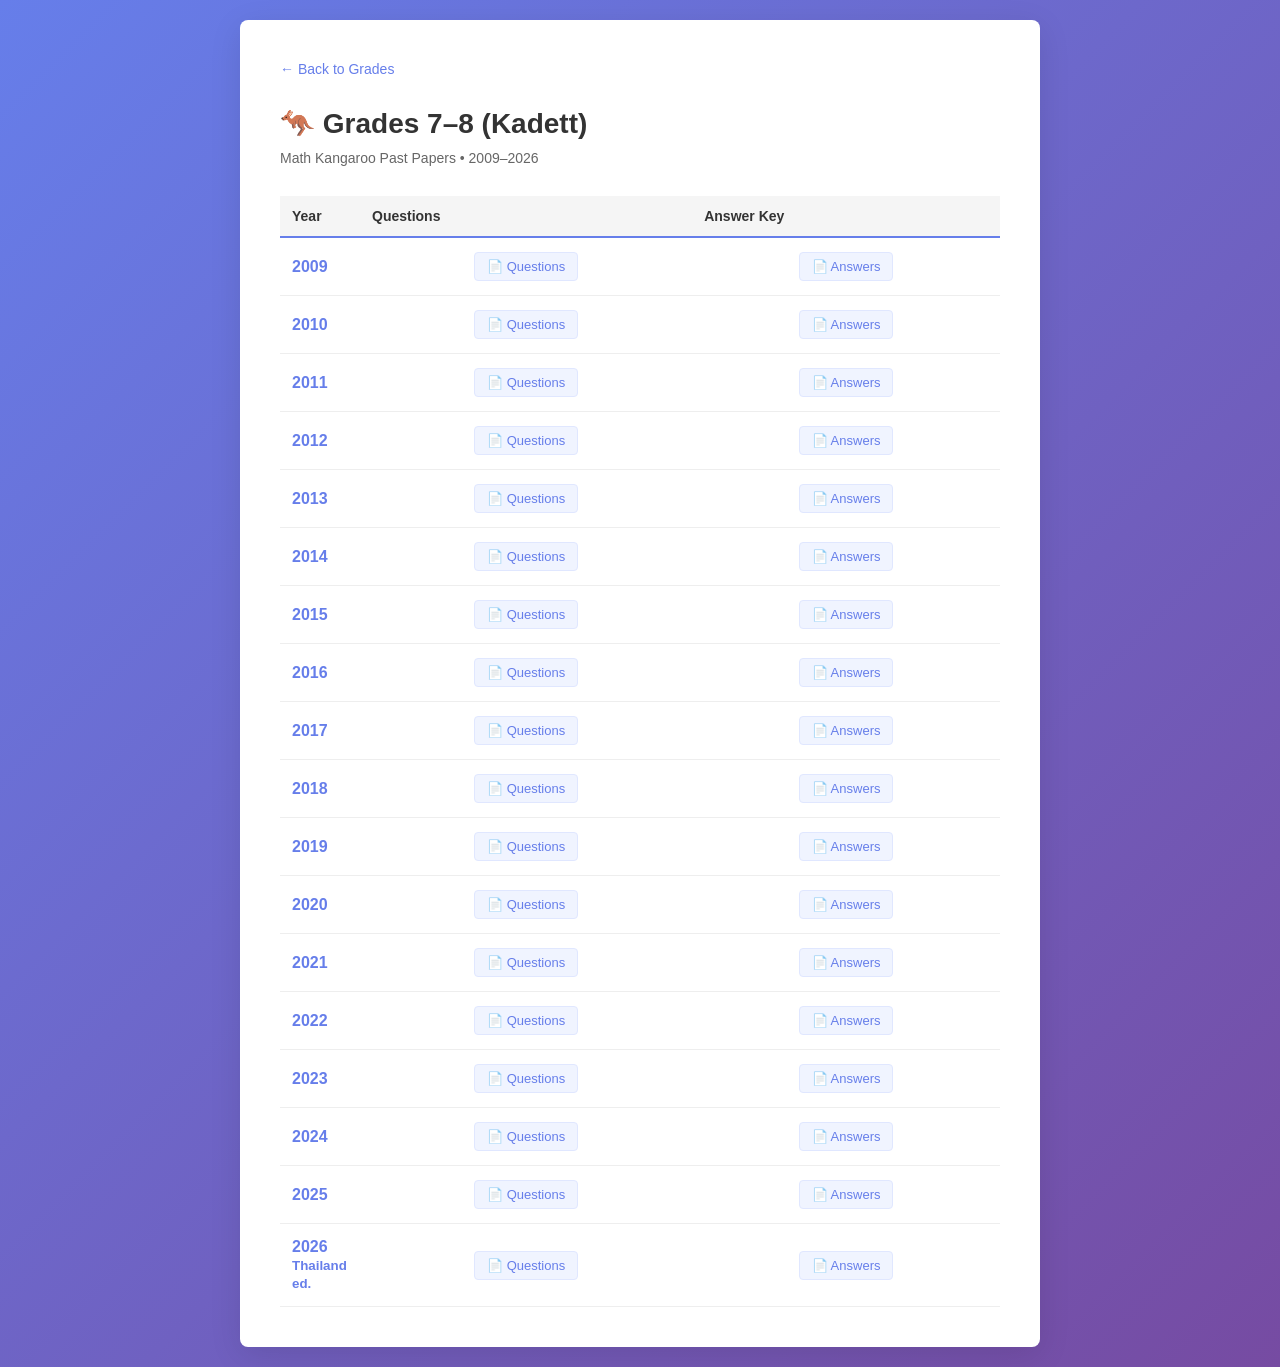
<file: kangaroo-papers/Grade-7-8/index.html>
<!DOCTYPE html>
<html lang="en">
<head>
    <meta charset="UTF-8">
    <meta name="viewport" content="width=device-width, initial-scale=1.0">
    <title>Math Kangaroo Papers - Grades 7–8 (Kadett)</title>
    <style>
        * {
            margin: 0;
            padding: 0;
            box-sizing: border-box;
        }
        body {
            font-family: -apple-system, BlinkMacSystemFont, 'Segoe UI', Roboto, sans-serif;
            background: linear-gradient(135deg, #667eea 0%, #764ba2 100%);
            min-height: 100vh;
            padding: 20px;
        }
        .container {
            max-width: 800px;
            margin: 0 auto;
            background: white;
            padding: 40px;
            border-radius: 8px;
            box-shadow: 0 8px 32px rgba(0,0,0,0.1);
        }
        h1 {
            color: #333;
            margin-bottom: 10px;
            font-size: 28px;
        }
        .subtitle {
            color: #666;
            margin-bottom: 30px;
            font-size: 14px;
        }
        .back-link {
            display: inline-block;
            margin-bottom: 30px;
            color: #667eea;
            text-decoration: none;
            font-size: 14px;
            font-weight: 500;
        }
        .back-link:hover {
            text-decoration: underline;
        }
        table {
            width: 100%;
            border-collapse: collapse;
            margin-top: 20px;
        }
        thead {
            background: #f5f5f5;
            border-bottom: 2px solid #667eea;
        }
        th {
            padding: 12px;
            text-align: left;
            font-weight: 600;
            color: #333;
            font-size: 14px;
        }
        td {
            padding: 14px 12px;
            border-bottom: 1px solid #eee;
        }
        tr:hover {
            background: #f9f9f9;
        }
        .year {
            font-weight: 600;
            color: #667eea;
            width: 80px;
        }
        .papers {
            text-align: center;
        }
        .pdf-link {
            display: inline-block;
            padding: 6px 12px;
            background: #f0f4ff;
            color: #667eea;
            text-decoration: none;
            border-radius: 4px;
            font-size: 13px;
            font-weight: 500;
            transition: all 0.3s ease;
            border: 1px solid #e0e7ff;
        }
        .pdf-link:hover {
            background: #667eea;
            color: white;
            border-color: #667eea;
        }
        .unavailable {
            color: #ccc;
            font-size: 12px;
        }
    </style>
</head>
<body>
    <div class="container">
        <a href="../" class="back-link">← Back to Grades</a>
        <h1>🦘 Grades 7–8 (Kadett)</h1>
        <p class="subtitle">Math Kangaroo Past Papers • 2009–2026</p>
        
        <table>
            <thead>
                <tr>
                    <th>Year</th>
                    <th>Questions</th>
                    <th>Answer Key</th>
                </tr>
            </thead>
            <tbody>
        <tr>
            <td class="year">2009</td>
            <td class="papers"><a href="Kangaroo_Math_Questions_2009_for_Grade_7-8.pdf" class="pdf-link">📄 Questions</a></td>
            <td class="papers"><a href="Answer_Key_for_Grade_7-8_2009.pdf" class="pdf-link">📄 Answers</a></td>
        </tr>
        <tr>
            <td class="year">2010</td>
            <td class="papers"><a href="Kangaroo_Math_Questions_2010_for_Grade_7-8.pdf" class="pdf-link">📄 Questions</a></td>
            <td class="papers"><a href="Answer_Key_for_Grade_7-8_2010.pdf" class="pdf-link">📄 Answers</a></td>
        </tr>
        <tr>
            <td class="year">2011</td>
            <td class="papers"><a href="Kangaroo_Math_Questions_2011_for_Grade_7-8.pdf" class="pdf-link">📄 Questions</a></td>
            <td class="papers"><a href="Answer_Key_for_Grade_7-8_2011.pdf" class="pdf-link">📄 Answers</a></td>
        </tr>
        <tr>
            <td class="year">2012</td>
            <td class="papers"><a href="Kangaroo_Math_Questions_2012_for_Grade_7-8.pdf" class="pdf-link">📄 Questions</a></td>
            <td class="papers"><a href="Answer_Key_for_Grade_7-8_2012.pdf" class="pdf-link">📄 Answers</a></td>
        </tr>
        <tr>
            <td class="year">2013</td>
            <td class="papers"><a href="Kangaroo_Math_Questions_2013_for_Grade_7-8.pdf" class="pdf-link">📄 Questions</a></td>
            <td class="papers"><a href="Answer_Key_for_Grade_7-8_2013.pdf" class="pdf-link">📄 Answers</a></td>
        </tr>
        <tr>
            <td class="year">2014</td>
            <td class="papers"><a href="Kangaroo_Math_Questions_2014_for_Grade_7-8.pdf" class="pdf-link">📄 Questions</a></td>
            <td class="papers"><a href="Answer_Key_for_Grade_7-8_2014.pdf" class="pdf-link">📄 Answers</a></td>
        </tr>
        <tr>
            <td class="year">2015</td>
            <td class="papers"><a href="Kangaroo_Math_Questions_2015_for_Grade_7-8.pdf" class="pdf-link">📄 Questions</a></td>
            <td class="papers"><a href="Answer_Key_for_Grade_7-8_2015.pdf" class="pdf-link">📄 Answers</a></td>
        </tr>
        <tr>
            <td class="year">2016</td>
            <td class="papers"><a href="Kangaroo_Math_Questions_2016_for_Grade_7-8.pdf" class="pdf-link">📄 Questions</a></td>
            <td class="papers"><a href="Answer_Key_for_Grade_7-8_2016.pdf" class="pdf-link">📄 Answers</a></td>
        </tr>
        <tr>
            <td class="year">2017</td>
            <td class="papers"><a href="Kangaroo_Math_Questions_2017_for_Grade_7-8.pdf" class="pdf-link">📄 Questions</a></td>
            <td class="papers"><a href="Answer_Key_for_Grade_7-8_2017.pdf" class="pdf-link">📄 Answers</a></td>
        </tr>
        <tr>
            <td class="year">2018</td>
            <td class="papers"><a href="Kangaroo_Math_Questions_2018_for_Grade_7-8.pdf" class="pdf-link">📄 Questions</a></td>
            <td class="papers"><a href="Answer_Key_for_Grade_7-8_2018.pdf" class="pdf-link">📄 Answers</a></td>
        </tr>
        <tr>
            <td class="year">2019</td>
            <td class="papers"><a href="Kangaroo_Math_Questions_2019_for_Grade_7-8.pdf" class="pdf-link">📄 Questions</a></td>
            <td class="papers"><a href="Answer_Key_for_Grade_7-8_2019.pdf" class="pdf-link">📄 Answers</a></td>
        </tr>
        <tr>
            <td class="year">2020</td>
            <td class="papers"><a href="Kangaroo_Math_Questions_2020_for_Grade_7-8.pdf" class="pdf-link">📄 Questions</a></td>
            <td class="papers"><a href="Answer_Key_for_Grade_7-8_2020.pdf" class="pdf-link">📄 Answers</a></td>
        </tr>
        <tr>
            <td class="year">2021</td>
            <td class="papers"><a href="Kangaroo_Math_Questions_2021_for_Grade_7-8.pdf" class="pdf-link">📄 Questions</a></td>
            <td class="papers"><a href="Answer_Key_for_Grade_7-8_2021.pdf" class="pdf-link">📄 Answers</a></td>
        </tr>
        <tr>
            <td class="year">2022</td>
            <td class="papers"><a href="Kangaroo_Math_Questions_2022_for_Grade_7-8.pdf" class="pdf-link">📄 Questions</a></td>
            <td class="papers"><a href="Answer_Key_for_Grade_7-8_2022.pdf" class="pdf-link">📄 Answers</a></td>
        </tr>
        <tr>
            <td class="year">2023</td>
            <td class="papers"><a href="Kangaroo_Math_Questions_2023_for_Grade_7-8.pdf" class="pdf-link">📄 Questions</a></td>
            <td class="papers"><a href="Answer_Key_for_Grade_7-8_2023.pdf" class="pdf-link">📄 Answers</a></td>
        </tr>
        <tr>
            <td class="year">2024</td>
            <td class="papers"><a href="Kangaroo_Math_Questions_2024_for_Grade_7-8.pdf" class="pdf-link">📄 Questions</a></td>
            <td class="papers"><a href="Answer_Key_for_Grade_7-8_2024.pdf" class="pdf-link">📄 Answers</a></td>
        </tr>
        <tr>
            <td class="year">2025</td>
            <td class="papers"><a href="Kangaroo_Math_Questions_2025_for_Grade_7-8.pdf" class="pdf-link">📄 Questions</a></td>
            <td class="papers"><a href="Answer_Key_for_Grade_7-8_2025.pdf" class="pdf-link">📄 Answers</a></td>
        </tr>
        <tr>
            <td class="year">2026<br><small>Thailand ed.</small></td>
            <td class="papers"><a href="Kangaroo_Math_Questions_2026_for_Grade_7-8.pdf" class="pdf-link">📄 Questions</a></td>
            <td class="papers"><a href="Answer_Key_for_Grade_7-8_2026.pdf" class="pdf-link">📄 Answers</a></td>
        </tr>
            </tbody>
        </table>
    </div>
</body>
</html>
</file>
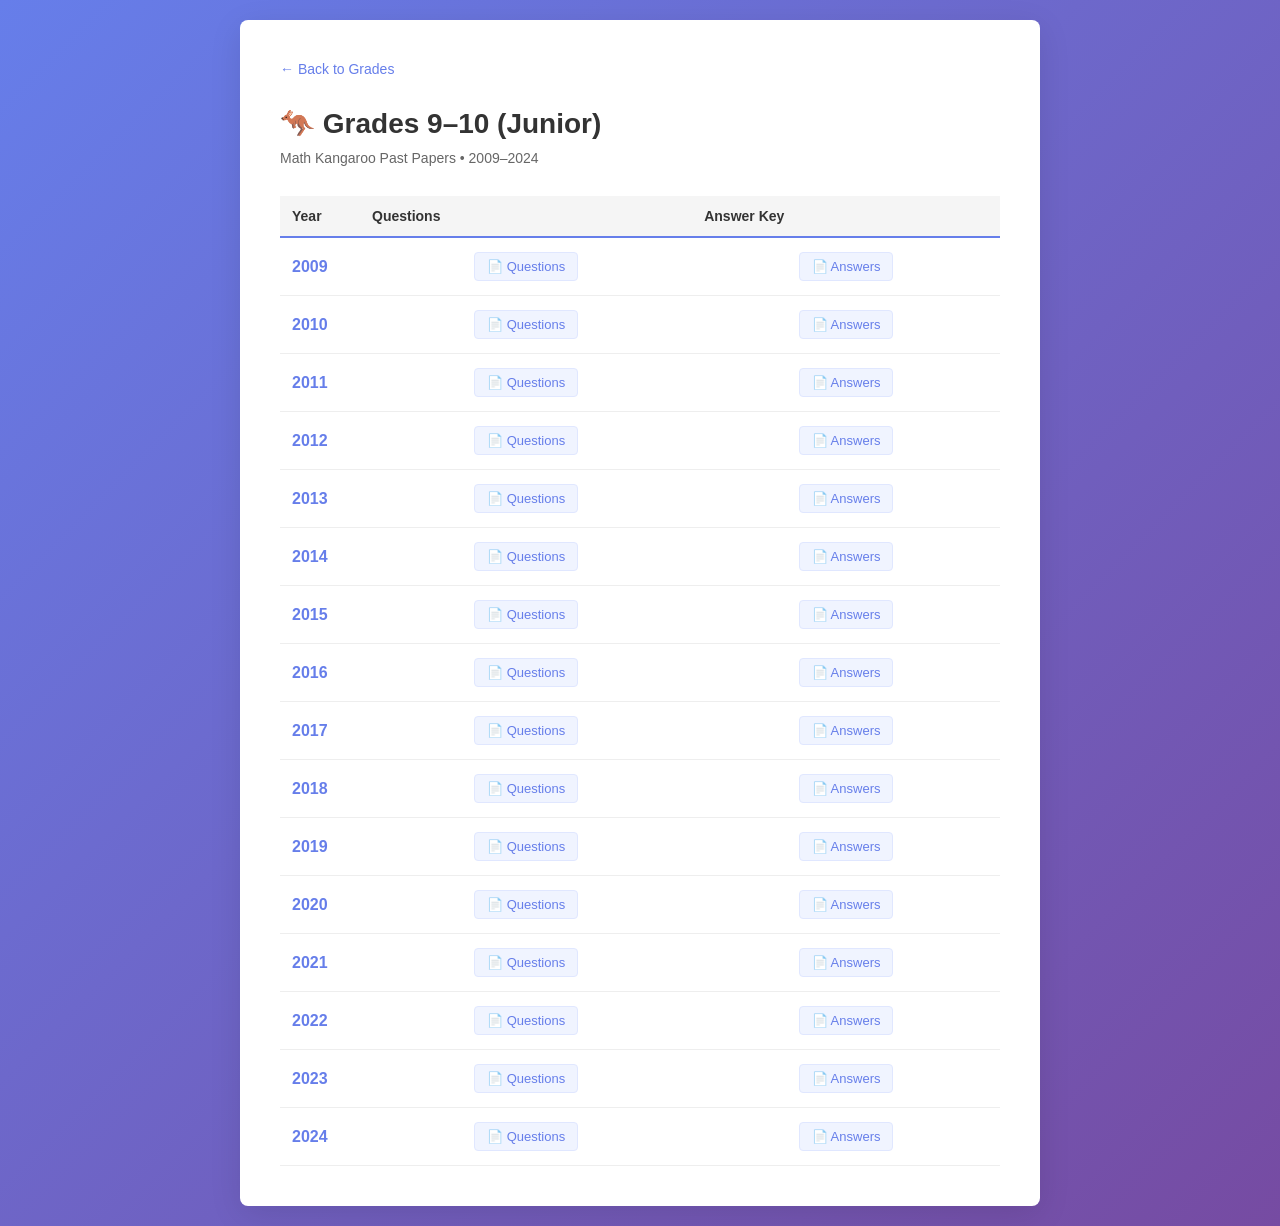
<file: kangaroo-papers/Grade-9-10/index.html>
<!DOCTYPE html>
<html lang="en">
<head>
    <meta charset="UTF-8">
    <meta name="viewport" content="width=device-width, initial-scale=1.0">
    <title>Math Kangaroo Papers - Grades 9–10 (Junior)</title>
    <style>
        * {
            margin: 0;
            padding: 0;
            box-sizing: border-box;
        }
        body {
            font-family: -apple-system, BlinkMacSystemFont, 'Segoe UI', Roboto, sans-serif;
            background: linear-gradient(135deg, #667eea 0%, #764ba2 100%);
            min-height: 100vh;
            padding: 20px;
        }
        .container {
            max-width: 800px;
            margin: 0 auto;
            background: white;
            padding: 40px;
            border-radius: 8px;
            box-shadow: 0 8px 32px rgba(0,0,0,0.1);
        }
        h1 {
            color: #333;
            margin-bottom: 10px;
            font-size: 28px;
        }
        .subtitle {
            color: #666;
            margin-bottom: 30px;
            font-size: 14px;
        }
        .back-link {
            display: inline-block;
            margin-bottom: 30px;
            color: #667eea;
            text-decoration: none;
            font-size: 14px;
            font-weight: 500;
        }
        .back-link:hover {
            text-decoration: underline;
        }
        table {
            width: 100%;
            border-collapse: collapse;
            margin-top: 20px;
        }
        thead {
            background: #f5f5f5;
            border-bottom: 2px solid #667eea;
        }
        th {
            padding: 12px;
            text-align: left;
            font-weight: 600;
            color: #333;
            font-size: 14px;
        }
        td {
            padding: 14px 12px;
            border-bottom: 1px solid #eee;
        }
        tr:hover {
            background: #f9f9f9;
        }
        .year {
            font-weight: 600;
            color: #667eea;
            width: 80px;
        }
        .papers {
            text-align: center;
        }
        .pdf-link {
            display: inline-block;
            padding: 6px 12px;
            background: #f0f4ff;
            color: #667eea;
            text-decoration: none;
            border-radius: 4px;
            font-size: 13px;
            font-weight: 500;
            transition: all 0.3s ease;
            border: 1px solid #e0e7ff;
        }
        .pdf-link:hover {
            background: #667eea;
            color: white;
            border-color: #667eea;
        }
        .unavailable {
            color: #ccc;
            font-size: 12px;
        }
    </style>
</head>
<body>
    <div class="container">
        <a href="../" class="back-link">← Back to Grades</a>
        <h1>🦘 Grades 9–10 (Junior)</h1>
        <p class="subtitle">Math Kangaroo Past Papers • 2009–2024</p>
        
        <table>
            <thead>
                <tr>
                    <th>Year</th>
                    <th>Questions</th>
                    <th>Answer Key</th>
                </tr>
            </thead>
            <tbody>
        <tr>
            <td class="year">2009</td>
            <td class="papers"><a href="Kangaroo_Math_Questions_2009_for_Grade_9-10.pdf" class="pdf-link">📄 Questions</a></td>
            <td class="papers"><a href="Answer_Key_for_Grade_9-10_2009.pdf" class="pdf-link">📄 Answers</a></td>
        </tr>
        <tr>
            <td class="year">2010</td>
            <td class="papers"><a href="Kangaroo_Math_Questions_2010_for_Grade_9-10.pdf" class="pdf-link">📄 Questions</a></td>
            <td class="papers"><a href="Answer_Key_for_Grade_9-10_2010.pdf" class="pdf-link">📄 Answers</a></td>
        </tr>
        <tr>
            <td class="year">2011</td>
            <td class="papers"><a href="Kangaroo_Math_Questions_2011_for_Grade_9-10.pdf" class="pdf-link">📄 Questions</a></td>
            <td class="papers"><a href="Answer_Key_for_Grade_9-10_2011.pdf" class="pdf-link">📄 Answers</a></td>
        </tr>
        <tr>
            <td class="year">2012</td>
            <td class="papers"><a href="Kangaroo_Math_Questions_2012_for_Grade_9-10.pdf" class="pdf-link">📄 Questions</a></td>
            <td class="papers"><a href="Answer_Key_for_Grade_9-10_2012.pdf" class="pdf-link">📄 Answers</a></td>
        </tr>
        <tr>
            <td class="year">2013</td>
            <td class="papers"><a href="Kangaroo_Math_Questions_2013_for_Grade_9-10.pdf" class="pdf-link">📄 Questions</a></td>
            <td class="papers"><a href="Answer_Key_for_Grade_9-10_2013.pdf" class="pdf-link">📄 Answers</a></td>
        </tr>
        <tr>
            <td class="year">2014</td>
            <td class="papers"><a href="Kangaroo_Math_Questions_2014_for_Grade_9-10.pdf" class="pdf-link">📄 Questions</a></td>
            <td class="papers"><a href="Answer_Key_for_Grade_9-10_2014.pdf" class="pdf-link">📄 Answers</a></td>
        </tr>
        <tr>
            <td class="year">2015</td>
            <td class="papers"><a href="Kangaroo_Math_Questions_2015_for_Grade_9-10.pdf" class="pdf-link">📄 Questions</a></td>
            <td class="papers"><a href="Answer_Key_for_Grade_9-10_2015.pdf" class="pdf-link">📄 Answers</a></td>
        </tr>
        <tr>
            <td class="year">2016</td>
            <td class="papers"><a href="Kangaroo_Math_Questions_2016_for_Grade_9-10.pdf" class="pdf-link">📄 Questions</a></td>
            <td class="papers"><a href="Answer_Key_for_Grade_9-10_2016.pdf" class="pdf-link">📄 Answers</a></td>
        </tr>
        <tr>
            <td class="year">2017</td>
            <td class="papers"><a href="Kangaroo_Math_Questions_2017_for_Grade_9-10.pdf" class="pdf-link">📄 Questions</a></td>
            <td class="papers"><a href="Answer_Key_for_Grade_9-10_2017.pdf" class="pdf-link">📄 Answers</a></td>
        </tr>
        <tr>
            <td class="year">2018</td>
            <td class="papers"><a href="Kangaroo_Math_Questions_2018_for_Grade_9-10.pdf" class="pdf-link">📄 Questions</a></td>
            <td class="papers"><a href="Answer_Key_for_Grade_9-10_2018.pdf" class="pdf-link">📄 Answers</a></td>
        </tr>
        <tr>
            <td class="year">2019</td>
            <td class="papers"><a href="Kangaroo_Math_Questions_2019_for_Grade_9-10.pdf" class="pdf-link">📄 Questions</a></td>
            <td class="papers"><a href="Answer_Key_for_Grade_9-10_2019.pdf" class="pdf-link">📄 Answers</a></td>
        </tr>
        <tr>
            <td class="year">2020</td>
            <td class="papers"><a href="Kangaroo_Math_Questions_2020_for_Grade_9-10.pdf" class="pdf-link">📄 Questions</a></td>
            <td class="papers"><a href="Answer_Key_for_Grade_9-10_2020.pdf" class="pdf-link">📄 Answers</a></td>
        </tr>
        <tr>
            <td class="year">2021</td>
            <td class="papers"><a href="Kangaroo_Math_Questions_2021_for_Grade_9-10.pdf" class="pdf-link">📄 Questions</a></td>
            <td class="papers"><a href="Answer_Key_for_Grade_9-10_2021.pdf" class="pdf-link">📄 Answers</a></td>
        </tr>
        <tr>
            <td class="year">2022</td>
            <td class="papers"><a href="Kangaroo_Math_Questions_2022_for_Grade_9-10.pdf" class="pdf-link">📄 Questions</a></td>
            <td class="papers"><a href="Answer_Key_for_Grade_9-10_2022.pdf" class="pdf-link">📄 Answers</a></td>
        </tr>
        <tr>
            <td class="year">2023</td>
            <td class="papers"><a href="Kangaroo_Math_Questions_2023_for_Grade_9-10.pdf" class="pdf-link">📄 Questions</a></td>
            <td class="papers"><a href="Answer_Key_for_Grade_9-10_2023.pdf" class="pdf-link">📄 Answers</a></td>
        </tr>
        <tr>
            <td class="year">2024</td>
            <td class="papers"><a href="Kangaroo_Math_Questions_2024_for_Grade_9-10.pdf" class="pdf-link">📄 Questions</a></td>
            <td class="papers"><a href="Answer_Key_for_Grade_9-10_2024.pdf" class="pdf-link">📄 Answers</a></td>
        </tr>
            </tbody>
        </table>
    </div>
</body>
</html>
</file>
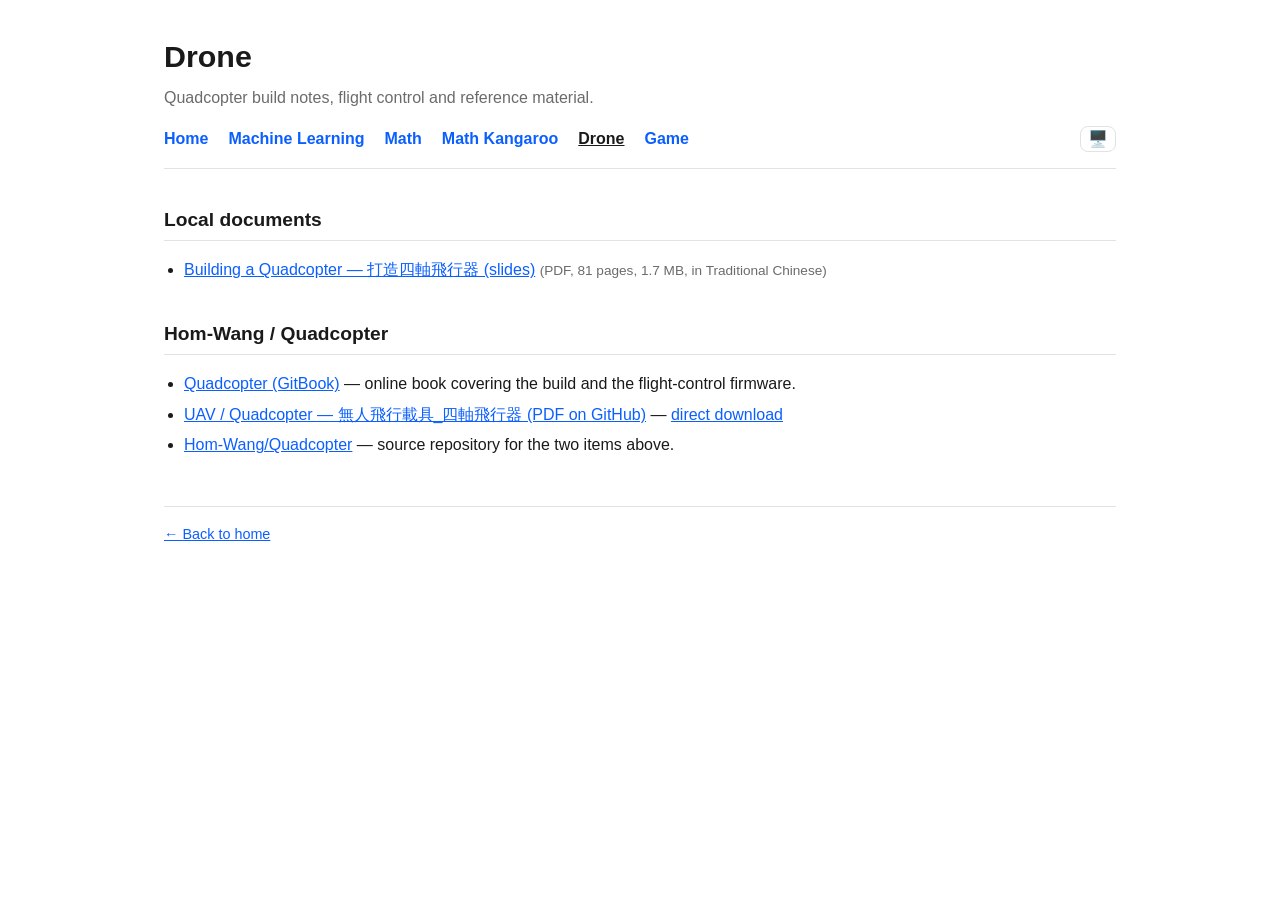
<file: drone.html>
<!DOCTYPE html>
<html lang="en">
<head>
    <meta charset="UTF-8">
    <meta name="viewport" content="width=device-width, initial-scale=1.0">
    <title>Drone — QAM's Learning Materials</title>
    <link rel="stylesheet" href="style.css?v=2">
    <script src="theme.js?v=2"></script>
</head>
<body>
    <header>
        <h1>Drone</h1>
        <p class="tagline">Quadcopter build notes, flight control and reference material.</p>
        <nav>
            <a href="index.html">Home</a>
            <a href="ml.html">Machine Learning</a>
            <a href="math.html">Math</a>
            <a href="math-kangaroo.html">Math Kangaroo</a>
            <a href="drone.html" aria-current="page">Drone</a>
            <a href="game.html">Game</a>
            <button type="button" id="theme-toggle" class="theme-btn">🖥️</button>
        </nav>
    </header>

    <h2>Local documents</h2>
    <ul>
        <li>
            <a href="drone/quadcopter-slides-zh.pdf">Building a Quadcopter &mdash; 打造四軸飛行器 (slides)</a>
            <span class="muted">(PDF, 81 pages, 1.7 MB, in Traditional Chinese)</span>
        </li>
    </ul>

    <h2>Hom-Wang / Quadcopter</h2>
    <ul>
        <li>
            <a href="https://hom-wang.gitbooks.io/quadcopter/content/" target="_blank">Quadcopter (GitBook)</a>
            &mdash; online book covering the build and the flight-control firmware.
        </li>
        <li>
            <a href="https://github.com/Hom-Wang/Quadcopter/blob/master/%E7%84%A1%E4%BA%BA%E9%A3%9B%E8%A1%8C%E8%BC%89%E5%85%B7_%E5%9B%9B%E8%BB%B8%E9%A3%9B%E8%A1%8C%E5%99%A8.pdf" target="_blank">UAV / Quadcopter &mdash; 無人飛行載具_四軸飛行器 (PDF on GitHub)</a>
            &mdash;
            <a href="https://raw.githubusercontent.com/Hom-Wang/Quadcopter/master/%E7%84%A1%E4%BA%BA%E9%A3%9B%E8%A1%8C%E8%BC%89%E5%85%B7_%E5%9B%9B%E8%BB%B8%E9%A3%9B%E8%A1%8C%E5%99%A8.pdf" target="_blank">direct download</a>
        </li>
        <li>
            <a href="https://github.com/Hom-Wang/Quadcopter" target="_blank">Hom-Wang/Quadcopter</a>
            &mdash; source repository for the two items above.
        </li>
    </ul>

    <footer>
        <a href="index.html">&larr; Back to home</a>
    </footer>
</body>
</html>
</file>
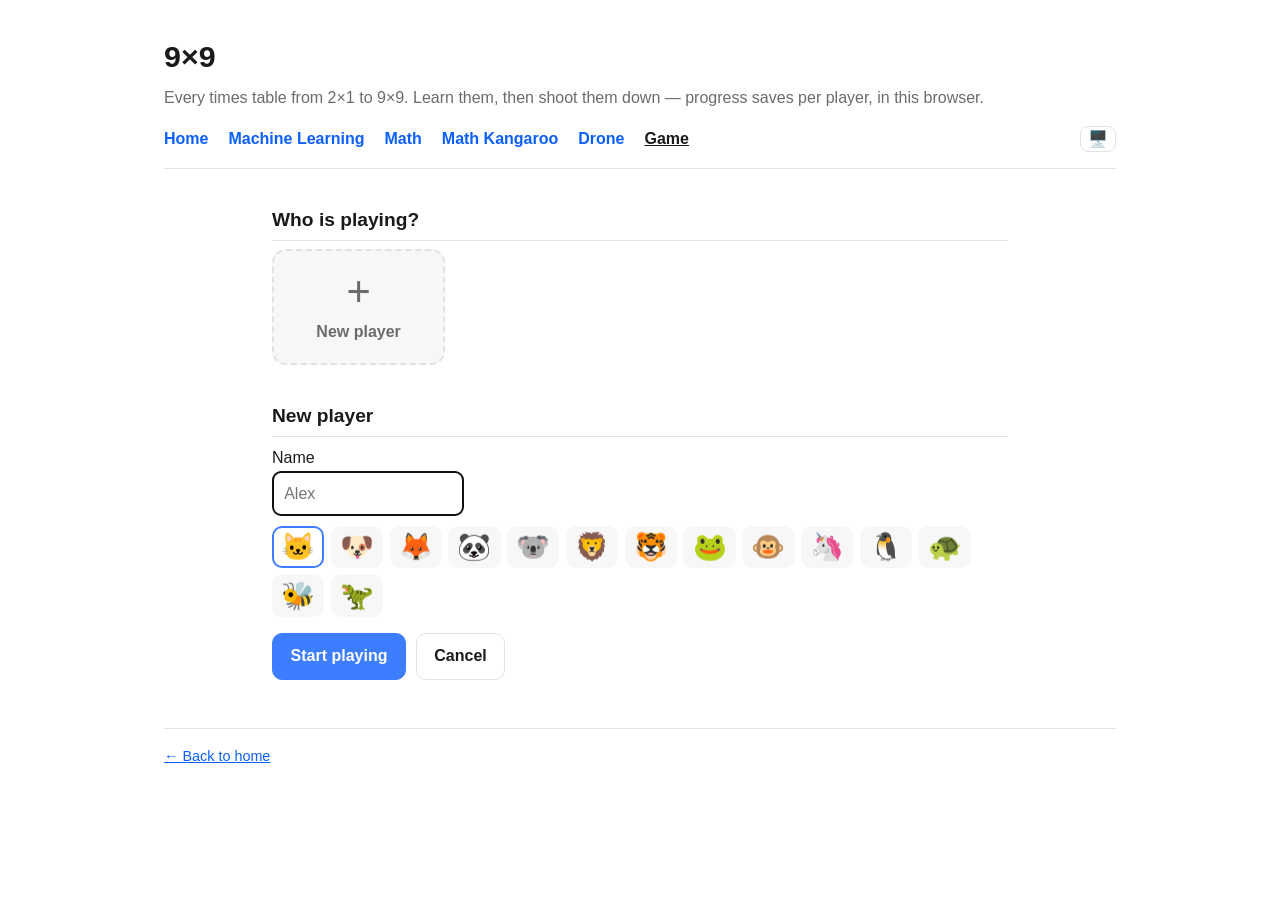
<file: game.html>
<!DOCTYPE html>
<html lang="en">
<head>
    <meta charset="UTF-8">
    <meta name="viewport" content="width=device-width, initial-scale=1.0">
    <title>9×9 — QAM's Learning Materials</title>
    <link rel="stylesheet" href="style.css?v=2">
    <script src="theme.js?v=2"></script>
    <style>
        :root {
            --g-gold: #f5a623;
            --g-green: #2eb872;
            --g-red: #e2574c;
            --g-blue: #3d7dff;
            --g-purple: #8b5cf6;
        }

        /* author display rules beat the UA's [hidden], so make hidden win outright */
        [hidden] { display: none !important; }

        .game { max-width: 46rem; margin: 0 auto; }
        .screen { display: none; }
        .screen.active { display: block; animation: fade .25s ease; }
        @keyframes fade { from { opacity: 0; transform: translateY(6px); } to { opacity: 1; transform: none; } }

        .notice {
            padding: .8rem 1rem; border-radius: 10px; margin-bottom: 1.25rem;
            background: #fff4e0; border: 1px solid var(--g-gold); color: #7a4b00;
        }
        @media (prefers-color-scheme: dark) {
            :root:not([data-theme="light"]) .notice { background: #3a2c11; color: #f0d9a8; }
        }
        :root[data-theme="dark"] .notice { background: #3a2c11; color: #f0d9a8; }

        .btn {
            font: inherit; font-weight: 700; cursor: pointer;
            padding: .6rem 1.1rem; border-radius: 10px;
            border: 1px solid var(--border); background: var(--card); color: var(--fg);
        }
        .btn:hover { border-color: var(--g-blue); }
        .btn.primary { background: var(--g-blue); border-color: var(--g-blue); color: #fff; }
        .btn.ghost { background: transparent; }
        .btn:disabled { opacity: .45; cursor: not-allowed; }
        .row { display: flex; flex-wrap: wrap; gap: .6rem; align-items: center; }

        /* ---------- player picker ---------- */
        .players { display: grid; gap: .9rem; grid-template-columns: repeat(auto-fill, minmax(9rem, 1fr)); }
        .player {
            position: relative; padding: 1.1rem .75rem; text-align: center; cursor: pointer;
            border: 2px solid var(--border); border-radius: 14px; background: var(--card);
            font: inherit; color: inherit;
        }
        .player:hover { border-color: var(--g-blue); }
        .player .face { font-size: 2.6rem; line-height: 1.1; }
        .player .who { font-weight: 700; margin-top: .3rem; word-break: break-all; }
        .player .sub { color: var(--muted); font-size: .82rem; margin-top: .15rem; }
        .player.add { border-style: dashed; color: var(--muted); }
        .player .kill {
            position: absolute; top: .35rem; right: .35rem;
            min-width: 1.6rem; height: 1.6rem; border-radius: 50%; border: none;
            background: var(--g-red); color: #fff; font-size: .95rem; padding: 0; cursor: pointer;
        }

        .avatars { display: flex; flex-wrap: wrap; gap: .4rem; margin: .6rem 0 1rem; }
        .avatars button {
            font-size: 1.7rem; line-height: 1; padding: .35rem .45rem; cursor: pointer;
            border: 2px solid transparent; border-radius: 10px; background: var(--card);
        }
        .avatars button[aria-pressed="true"] { border-color: var(--g-blue); background: var(--bg); }

        input[type="text"] {
            font: inherit; padding: .55rem .7rem; width: 12rem;
            border: 1px solid var(--border); border-radius: 8px;
            background: var(--bg); color: var(--fg);
        }

        /* ---------- menu ---------- */
        .whoami { display: flex; align-items: center; gap: .8rem; margin-bottom: 1.2rem; flex-wrap: wrap; }
        .whoami .face { font-size: 2.6rem; }
        .whoami .name { font-size: 1.4rem; font-weight: 700; }
        .whoami .stat { color: var(--muted); font-size: .9rem; }

        .modes { display: grid; gap: .8rem; grid-template-columns: repeat(auto-fit, minmax(13rem, 1fr)); }
        .mode {
            padding: 1rem; border-radius: 12px; cursor: pointer; text-align: left;
            border: 2px solid var(--border); background: var(--card); font: inherit; color: inherit;
        }
        .mode:hover { border-color: var(--g-purple); }
        .mode b { display: block; font-size: 1.05rem; margin-bottom: .2rem; }
        .mode span { color: var(--muted); font-size: .85rem; }
        .mode:disabled { opacity: .45; cursor: not-allowed; }
        .mode[aria-pressed="true"] { border-color: var(--g-purple); background: var(--bg); box-shadow: inset 0 0 0 1px var(--g-purple); }

        .tables { display: flex; flex-wrap: wrap; gap: .45rem; margin-top: .6rem; }
        .tables button {
            font: inherit; font-weight: 700; cursor: pointer; width: 3.2rem; padding: .5rem 0;
            border: 2px solid var(--border); border-radius: 10px; background: var(--card); color: var(--fg);
        }
        .tables button:hover { border-color: var(--g-blue); }

        /* ---------- round history ---------- */
        table.history { border-collapse: collapse; width: 100%; font-size: .9rem; }
        table.history th, table.history td {
            text-align: left; padding: .35rem .6rem; border-bottom: 1px solid var(--border);
            font-variant-numeric: tabular-nums; white-space: nowrap;
        }
        table.history th { color: var(--muted); font-weight: 600; font-size: .82rem; }
        table.history td.stars { font-size: .95rem; letter-spacing: .05em; }
        table.history tr.best td { color: var(--g-gold); font-weight: 700; }
        .history-empty { color: var(--muted); font-size: .9rem; margin: .2rem 0 0; }
        /* collapsed, the list is a short scrolling window onto the last few rounds */
        .table-wrap.collapsed { max-height: 12rem; overflow-y: auto; }
        .table-wrap.collapsed table.history tr:last-child td { border-bottom: none; }
        table.history tr:first-child th {
            position: sticky; top: 0; z-index: 1; background: var(--bg);
        }

        /* ---------- mastery grid ---------- */
        .grid-wrap { overflow-x: auto; margin: .5rem 0 1rem; }
        table.grid { border-collapse: separate; border-spacing: 3px; font-size: .8rem; }
        table.grid th {
            color: var(--muted); font-weight: 700; padding: 0; text-align: center;
            width: 2.1rem; height: 1.6rem; border: none;
        }
        table.grid td {
            width: 2.1rem; height: 2.1rem; padding: 0; text-align: center; border: none;
            border-radius: 6px; font-variant-numeric: tabular-nums;
            background: var(--card); color: var(--muted);
        }
        /* one colour per level, shared with the legend swatches below the grid */
        table.grid td.m0, .legend i.m0 { background: var(--card); }
        table.grid td.m1, .legend i.m1 { background: #b7d3ff; color: #14396f; }
        table.grid td.m2, .legend i.m2 { background: #86dbd0; color: #0b463f; }
        table.grid td.m3, .legend i.m3 { background: #4ecf93; color: #08351f; }
        table.grid td.m4, .legend i.m4 { background: var(--g-gold); color: #4a2c00; font-weight: 700; }
        @media (prefers-color-scheme: dark) {
            :root:not([data-theme="light"]) table.grid td.m1,
            :root:not([data-theme="light"]) .legend i.m1 { background: #2d5697; color: #e2ecff; }
            :root:not([data-theme="light"]) table.grid td.m2,
            :root:not([data-theme="light"]) .legend i.m2 { background: #1f7d75; color: #d6fff8; }
            :root:not([data-theme="light"]) table.grid td.m3,
            :root:not([data-theme="light"]) .legend i.m3 { background: #27946a; color: #eafff5; }
        }
        :root[data-theme="dark"] table.grid td.m1,
        :root[data-theme="dark"] .legend i.m1 { background: #2d5697; color: #e2ecff; }
        :root[data-theme="dark"] table.grid td.m2,
        :root[data-theme="dark"] .legend i.m2 { background: #1f7d75; color: #d6fff8; }
        :root[data-theme="dark"] table.grid td.m3,
        :root[data-theme="dark"] .legend i.m3 { background: #27946a; color: #eafff5; }
        /* what a finished round did to the mastery grid */
        .gains { margin-bottom: 1rem; }
        .gains .head { color: var(--muted); font-size: .85rem; margin-bottom: .4rem; }
        .gains .chips { display: flex; flex-wrap: wrap; gap: .35rem; justify-content: center; }
        .gains .chips span {
            padding: .2rem .5rem; border-radius: 999px; font-size: .82rem; font-weight: 700;
            border: 1px solid var(--border); background: var(--card);
            font-variant-numeric: tabular-nums;
        }
        .gains .chips span.up { border-color: var(--g-green); color: var(--g-green); }
        .gains .chips span.down { border-color: var(--g-red); color: var(--g-red); }

        .legend { display: flex; flex-wrap: wrap; gap: .8rem; font-size: .82rem; color: var(--muted); }
        .legend i { display: inline-block; width: .9rem; height: .9rem; border-radius: 4px; vertical-align: -1px; margin-right: .3rem; }
        .rule { color: var(--muted); max-width: 46rem; margin: .6rem 0 0; }

        /* ---------- teach ---------- */
        .skipline {
            display: flex; flex-wrap: wrap; gap: .4rem; margin: .5rem 0 1.5rem;
            font-variant-numeric: tabular-nums;
        }
        .skipline span {
            padding: .35rem .6rem; border-radius: 8px; background: var(--card);
            border: 1px solid var(--border); font-weight: 700;
        }
        .skipline span.lit { background: var(--g-gold); border-color: var(--g-gold); color: #4a2c00; }

        .facts { display: grid; gap: .5rem; }
        .fact {
            border: 2px solid var(--border); border-radius: 12px; background: var(--card);
            padding: .7rem .9rem; cursor: pointer; font: inherit; color: inherit; text-align: left;
        }
        .fact:hover { border-color: var(--g-blue); }
        .fact.lit { border-color: var(--g-gold); background: var(--bg); }
        .fact .line { font-size: 1.35rem; font-weight: 700; font-variant-numeric: tabular-nums; }
        .fact .why { color: var(--muted); font-size: .9rem; margin-top: .3rem; display: none; }
        .fact.open .why { display: block; }
        .dots { line-height: 1.15; letter-spacing: .12em; margin-top: .4rem; font-size: 1rem; }
        .dots b { color: var(--g-blue); font-weight: 400; }

        /* practice: the answer is blanked out and typed in */
        #screen-teach.quiz .skipline { display: none; }
        .fact.quiz { cursor: default; }
        .fact .ans {
            width: 3.4rem; font: inherit; font-weight: 800; text-align: center;
            padding: .1rem .25rem; border: 2px solid var(--border); border-radius: 8px;
            background: var(--bg); color: var(--fg); font-variant-numeric: tabular-nums;
        }
        .fact .ans:focus { outline: none; border-color: var(--g-blue); }
        .fact .mark { margin-left: .6rem; font-size: .95rem; font-weight: 700; }
        .fact.right { border-color: var(--g-green); }
        .fact.right .ans { border-color: var(--g-green); color: var(--g-green); }
        .fact.right .mark { color: var(--g-green); }
        .fact.wrong { border-color: var(--g-red); cursor: pointer; }
        .fact.wrong .ans { border-color: var(--g-red); color: var(--g-red); }
        .fact.wrong .mark { color: var(--g-red); }
        .quiz-score { color: var(--muted); font-size: .9rem; font-weight: 700; }
        .btn:disabled { opacity: .45; cursor: default; border-color: var(--border); }

        /* ---------- shooting range ---------- */
        .hud {
            display: flex; justify-content: space-between; align-items: center;
            gap: .5rem; flex-wrap: wrap; margin-bottom: .6rem; font-weight: 800;
            font-variant-numeric: tabular-nums;
        }
        .hud .chip {
            display: inline-flex; align-items: center; gap: .35rem;
            padding: .25rem .7rem; border-radius: 999px;
            background: #12212f; color: #fff; border: 2px solid #0a1520;
            box-shadow: inset 0 -2px 0 rgba(0,0,0,.35);
        }
        .hud .chip.mid { flex: 1; justify-content: center; background: #1c3346; }
        .hud .clock { font-size: 1.15rem; }
        /* the three seconds that decide whether a square climbs, made visible */
        .fastbar {
            display: flex; align-items: center; gap: .5rem; margin-bottom: .6rem;
            font-size: .78rem; font-weight: 700; color: var(--g-green);
        }
        .fastbar .lab { white-space: nowrap; }
        .fastbar .track {
            flex: 1; height: 6px; border-radius: 999px;
            background: var(--border); overflow: hidden;
        }
        .fastbar i {
            display: block; height: 100%; width: 100%; border-radius: 999px;
            background: var(--g-green);
        }
        .fastbar.spent { color: var(--muted); }
        .fastbar.spent i { background: var(--border); }
        .hud .combo { color: var(--g-gold); }

        /* ---------- the sky ---------- */
        #field {
            position: relative; height: clamp(20rem, 52vh, 34rem); overflow: hidden;
            border: 2px solid var(--border); border-radius: 14px;
            background: linear-gradient(#0f6ea3 0%, #1b8cc4 40%, #35a8d8 100%);
            isolation: isolate;
        }
        @media (prefers-color-scheme: dark) {
            :root:not([data-theme="light"]) #field { background: linear-gradient(#071a33, #0d2b4a 45%, #12405f); }
        }
        :root[data-theme="dark"] #field { background: linear-gradient(#071a33, #0d2b4a 45%, #12405f); }

        /* islands drawn as stacked gradients, so the tile is seamless and needs no asset */
        #field .terrain, #field .clouds {
            position: absolute; inset: -10% 0 -10% 0; pointer-events: none; z-index: 0;
        }
        #field .terrain {
            background-image:
                /* dark canopy dots, then the island body, then a sand rim */
                radial-gradient(ellipse 2.6% 1.6% at 15% 12%, #1d6b39 0 60%, transparent 62%),
                radial-gradient(ellipse 2.2% 1.4% at 20% 15%, #1d6b39 0 60%, transparent 62%),
                radial-gradient(ellipse 11% 5.5% at 17% 13%, #2f9a52 0 78%, #e8d9a8 80%, transparent 84%),
                radial-gradient(ellipse 2.4% 1.5% at 79% 33%, #1d6b39 0 60%, transparent 62%),
                radial-gradient(ellipse 8% 4% at 82% 34%, #2f9a52 0 78%, #e8d9a8 80%, transparent 84%),
                radial-gradient(ellipse 5% 2.6% at 45% 24%, #2f9a52 0 78%, #e8d9a8 80%, transparent 84%),
                radial-gradient(ellipse 2.5% 1.6% at 33% 58%, #1d6b39 0 60%, transparent 62%),
                radial-gradient(ellipse 10% 5% at 31% 57%, #2f9a52 0 78%, #e8d9a8 80%, transparent 84%),
                radial-gradient(ellipse 6% 3% at 68% 68%, #2f9a52 0 78%, #e8d9a8 80%, transparent 84%),
                radial-gradient(ellipse 3.5% 2% at 88% 82%, #2f9a52 0 78%, #e8d9a8 80%, transparent 84%),
                radial-gradient(ellipse 13% 6% at 55% 90%, #2f9a52 0 78%, #e8d9a8 80%, transparent 84%),
                /* shallows around the bigger islands */
                radial-gradient(ellipse 15% 7.5% at 17% 13%, #63c9e0 0 90%, transparent 93%),
                radial-gradient(ellipse 17% 8% at 55% 90%, #63c9e0 0 90%, transparent 93%),
                radial-gradient(ellipse 13% 6.5% at 31% 57%, #63c9e0 0 90%, transparent 93%);
            background-size: 100% 70%;
            background-repeat: repeat-y;
            animation: scroll-terrain 30s linear infinite;
        }
        #field .clouds {
            background-image:
                radial-gradient(ellipse 15% 6% at 25% 14%, rgba(255,255,255,.92) 0 60%, transparent 64%),
                radial-gradient(ellipse 10% 4% at 33% 17%, rgba(255,255,255,.85) 0 60%, transparent 64%),
                radial-gradient(ellipse 18% 7% at 78% 38%, rgba(255,255,255,.9) 0 60%, transparent 64%),
                radial-gradient(ellipse 12% 5% at 12% 62%, rgba(255,255,255,.85) 0 60%, transparent 64%),
                radial-gradient(ellipse 16% 6% at 62% 80%, rgba(255,255,255,.9) 0 60%, transparent 64%);
            background-size: 100% 48%;
            background-repeat: repeat-y;
            animation: scroll-clouds 11s linear infinite;
            z-index: 1;
        }
        :root[data-theme="dark"] #field .clouds,
        :root:not([data-theme="light"]) #field .clouds { opacity: .38; }

        @keyframes scroll-terrain { to { background-position-y: 70%; } }
        @keyframes scroll-clouds  { to { background-position-y: 48%; } }

        /* ---------- aircraft ---------- */
        .target {
            position: absolute; z-index: 3;
            transform: translate(-50%, -50%);
            width: 6.4rem; height: 6.4rem;
            cursor: pointer; user-select: none;
        }
        .target.option { width: 8.4rem; height: 8rem; }
        .target.option .craft { height: 5.8rem; }
        .target.option .label { font-size: 1.5rem; padding: .18rem .7rem; gap: .4rem; }
        .target.option .pick { width: 1.9rem; height: 1.9rem; font-size: 1.15rem; }
        .target.option:hover, .target.option:focus-visible {
            transform: translate(-50%, -50%) scale(1.08); outline: none; z-index: 4;
        }
        .target.option:hover .label { border-color: var(--g-gold); }
        .target.option:active { transform: translate(-50%, -50%) scale(.96); }
        /* only the numbered options are meant to be clicked */
        .target:not(.option) { cursor: default; }

        .target .craft {
            position: absolute; left: 0; right: 0; top: 0; height: 4.6rem;
            filter: drop-shadow(0 3px 5px rgba(0,0,0,.45));
        }
        .target .craft svg { width: 100%; height: 100%; }

        .target .label {
            position: absolute; left: 50%; bottom: 0;
            transform: translateX(-50%);
            display: flex; align-items: center; gap: .28rem;
            padding: .12rem .45rem; border-radius: 8px;
            background: #12212f; color: #fff; border: 2px solid rgba(255,255,255,.9);
            font-size: 1.05rem; font-weight: 800; font-variant-numeric: tabular-nums;
            white-space: nowrap; letter-spacing: .01em;
            box-shadow: 0 2px 5px rgba(0,0,0,.45);
        }
        .target .pick {
            display: inline-flex; align-items: center; justify-content: center;
            width: 1.3rem; height: 1.3rem; border-radius: 50%; flex: none;
            background: var(--g-gold); color: #3a2300; font-size: .88rem; font-weight: 800;
        }
        /* out of play, still finishing its death animation */
        .target.dying { pointer-events: none; }
        .target.dying .label { opacity: .45; }

        .target.hurt { animation: shake .3s ease; }
        @keyframes shake { 25% { transform: translate(-54%, -50%); } 75% { transform: translate(-46%, -50%); } }
        .target.gone { animation: gone .35s ease forwards; pointer-events: none; }
        @keyframes gone { to { opacity: 0; transform: translate(-50%, -50%) scale(.4); } }

        /* your plane, parked at the bottom */
        #player {
            position: absolute; left: 50%; bottom: .35rem; z-index: 3;
            width: 6rem; height: 5rem; transform: translateX(-50%);
            pointer-events: none;
            filter: drop-shadow(0 4px 6px rgba(0,0,0,.4));
            animation: hover 2.6s ease-in-out infinite;
        }
        #player svg { width: 100%; height: 100%; }
        @keyframes hover { 50% { transform: translateX(-50%) translateY(-5px); } }

        .bullet {
            position: absolute; z-index: 4; width: .5rem; height: 1.4rem; border-radius: .25rem;
            background: linear-gradient(#fff59d, #ffb300);
            box-shadow: 0 0 8px rgba(255,193,7,.9);
            transform: translate(-50%, -50%); pointer-events: none;
        }

        .boom {
            position: absolute; z-index: 5; transform: translate(-50%, -50%);
            font-size: 3rem; animation: boom .55s ease forwards; pointer-events: none;
        }
        @keyframes boom { from { opacity: 1; transform: translate(-50%,-50%) scale(.5); }
                          to   { opacity: 0; transform: translate(-50%,-50%) scale(1.9); } }
        .flyscore {
            position: absolute; z-index: 5; transform: translate(-50%, -50%);
            font-weight: 800; font-size: 1.3rem; color: #fff;
            text-shadow: 0 2px 4px rgba(0,0,0,.75);
            animation: fly .9s ease forwards; pointer-events: none;
        }
        @keyframes fly { from { opacity: 1; } to { opacity: 0; transform: translate(-50%,-190%); } }

        @media (prefers-reduced-motion: reduce) {
            #field .terrain, #field .clouds, #player { animation: none; }
        }

        .ask {
            display: block; text-align: center; margin: .2rem auto .7rem;
            padding: .3rem 1.4rem; border-radius: 999px; width: fit-content;
            background: #12212f; color: #ffd166; border: 3px solid #0a1520;
            box-shadow: inset 0 -3px 0 rgba(0,0,0,.35), 0 3px 8px rgba(0,0,0,.25);
            font-size: clamp(2.2rem, 8vw, 3.4rem); font-weight: 800;
            font-variant-numeric: tabular-nums; letter-spacing: .03em; line-height: 1.2;
        }

        .aim-easy { text-align: center; font-size: 1.05rem; color: var(--muted); margin: 1rem 0 .5rem; }
        .aim-easy b { color: var(--fg); }

        .aim { display: flex; gap: .6rem; align-items: center; justify-content: center; margin: 1rem 0 .5rem; }
        #shot {
            font: inherit; font-size: 2.1rem; font-weight: 800; text-align: center;
            width: 6.5rem; padding: .4rem; font-variant-numeric: tabular-nums;
            border: 3px solid var(--border); border-radius: 12px;
            background: var(--bg); color: var(--fg);
        }
        #shot:focus { outline: none; border-color: var(--g-blue); }
        .aim.bad #shot { border-color: var(--g-red); animation: shake .3s ease; }
        .fire { font-size: 1.2rem; padding: .75rem 1.2rem; }

        .shot-msg { text-align: center; font-weight: 700; min-height: 1.8rem; margin-top: .6rem; }

        /* ---------- result ---------- */
        .result { text-align: center; }
        .result .stars { font-size: 3rem; letter-spacing: .2rem; margin: .5rem 0; }
        .bigscore { font-size: 3.2rem; font-weight: 800; font-variant-numeric: tabular-nums; }
        .praise { font-size: 1.2rem; font-weight: 700; margin: .4rem 0 1rem; }
        .record { color: var(--g-gold); font-weight: 700; }
    </style>
</head>
<body>
    <header>
        <h1>9×9</h1>
        <p class="tagline">Every times table from 2×1 to 9×9. Learn them, then shoot them down — progress saves per player, in this browser.</p>
        <nav>
            <a href="index.html">Home</a>
            <a href="ml.html">Machine Learning</a>
            <a href="math.html">Math</a>
            <a href="math-kangaroo.html">Math Kangaroo</a>
            <a href="drone.html">Drone</a>
            <a href="game.html" aria-current="page">Game</a>
            <button type="button" id="theme-toggle" class="theme-btn">🖥️</button>
        </nav>
    </header>

    <div class="game">
        <div id="storage-warning" class="notice" hidden>
            This browser is not letting the page save anything, so progress will be lost when you leave.<br>
            <span class="muted">Private browsing usually does this. If you opened the file directly, serve it over http instead.</span>
        </div>

        <!-- ============ players ============ -->
        <section id="screen-players" class="screen active">
            <h2>Who is playing?</h2>
            <div id="player-list" class="players"></div>

            <div id="new-player" hidden style="margin-top:1.5rem">
                <h2>New player</h2>
                <label for="new-name">Name</label><br>
                <input type="text" id="new-name" maxlength="8" placeholder="Alex" autocomplete="off">
                <div class="avatars" id="avatar-pick"></div>
                <div class="row">
                    <button class="btn primary" id="create-player">Start playing</button>
                    <button class="btn ghost" id="cancel-player">Cancel</button>
                </div>
            </div>
        </section>

        <!-- ============ menu ============ -->
        <section id="screen-menu" class="screen">
            <div class="whoami">
                <span class="face" id="menu-face"></span>
                <div>
                    <div class="name" id="menu-name"></div>
                    <div class="stat" id="menu-stat"></div>
                </div>
                <div style="margin-left:auto" class="row">
                    <button class="btn ghost" id="sound-toggle" title="Sound">🔊</button>
                    <button class="btn ghost" id="switch-player">Switch player</button>
                </div>
            </div>

            <div class="row" style="justify-content:space-between;align-items:flex-end">
                <h2 style="margin-bottom:.2rem">Recent rounds</h2>
                <div class="row">
                    <button class="btn ghost" id="toggle-history" aria-expanded="false"
                            aria-controls="history" hidden>Show all</button>
                    <button class="btn ghost" id="clear-history"
                            title="Remove the rounds listed below. Stars and the grid are kept.">Clear history</button>
                </div>
            </div>
            <div class="table-wrap collapsed" id="history-wrap">
                <table class="history" id="history"></table>
            </div>

            <h2>My times table</h2>
            <div class="grid-wrap"><table class="grid" id="mastery"></table></div>
            <div class="legend">
                <span><i class="m0"></i>Not started</span>
                <span><i class="m1"></i>Learning</span>
                <span><i class="m2"></i>Getting there</span>
                <span><i class="m3"></i>Almost there</span>
                <span><i class="m4"></i>Mastered</span>
            </div>
            <p class="stat rule">A square only climbs when the answer comes back in
               under <span id="fast-seconds"></span> seconds — that is knowing it, rather
               than working it out. Take longer and the square holds; get it wrong and
               it slips one.</p>

            <h2>📚 Learn it first</h2>
            <p class="stat" style="color:var(--muted);margin:.2rem 0">Pick a number and take its table one step at a time.</p>
            <div class="tables" id="teach-pick"></div>

            <h2>🎯 Now play!</h2>
            <p class="stat" style="color:var(--muted);margin:.2rem 0 .6rem">First, how do you want to answer?</p>
            <div class="modes" id="play-mode">
                <button class="mode" type="button" data-play="easy">
                    <b>🟢 Easy</b><span>Five answers fly past — press 1&ndash;5 to shoot the right one</span>
                </button>
                <button class="mode" type="button" data-play="hard">
                    <b>🔴 Shooting</b><span>Work it out and type the answer yourself</span>
                </button>
            </div>

            <p class="stat" style="color:var(--muted);margin:1rem 0 .2rem">Then, what do you want to practise?</p>
            <div class="modes">
                <button class="mode" id="mode-mixed">
                    <b>Mixed</b><span>10 questions, anything from 2×1 to 9×9</span>
                </button>
                <button class="mode" id="mode-weak">
                    <b>Weak spots</b><span>10 questions, the ones you keep missing</span>
                </button>
            </div>
            <p class="stat" style="color:var(--muted);margin:.8rem 0 .2rem">Or just one table:</p>
            <div class="tables" id="shoot-pick"></div>
        </section>

        <!-- ============ teach ============ -->
        <section id="screen-teach" class="screen">
            <div class="row" style="justify-content:space-between">
                <h2 id="teach-title" style="margin-top:0;border:none"></h2>
                <button class="btn ghost" id="teach-back">Back to menu</button>
            </div>

            <p class="stat" id="teach-hint" style="color:var(--muted)">Count up, adding one each time:</p>
            <div class="skipline" id="skipline"></div>

            <div class="row" style="justify-content:space-between;align-items:center;margin-bottom:.5rem">
                <button class="btn ghost" type="button" id="teach-quiz">✍️ Hide the answers — let me try</button>
                <span class="quiz-score" id="quiz-score" aria-live="polite"></span>
            </div>

            <div class="facts" id="facts"></div>

            <div class="row" style="justify-content:center;margin-top:1.5rem">
                <button class="btn" id="teach-play">▶︎ Read it to me</button>
                <button class="btn primary" id="teach-to-game">I know it — go shoot 🎯</button>
            </div>
        </section>

        <!-- ============ shooting ============ -->
        <section id="screen-shoot" class="screen">
            <div class="hud">
                <div class="chip">🎯 <span id="hud-progress"></span></div>
                <div class="chip mid clock" id="hud-clock">0.0s</div>
                <div class="chip">⭐ <span id="hud-score">0</span> <span class="combo" id="hud-combo"></span></div>
            </div>

            <div class="fastbar" id="fastbar" aria-hidden="true">
                <span class="lab" id="fastbar-label"></span>
                <span class="track"><i></i></span>
            </div>

            <div class="ask" id="ask" hidden></div>

            <div id="field">
                <div class="terrain"></div>
                <div class="clouds"></div>
                <div id="player"></div>
            </div>

            <div class="aim" id="aim">
                <input id="shot" type="text" inputmode="numeric" pattern="[0-9]*" maxlength="2"
                       autocomplete="off" aria-label="Answer">
                <button class="btn primary fire" id="fire">Fire!</button>
            </div>
            <div class="aim-easy" id="aim-easy" hidden>
                <b>Click</b> the plane with the right answer &mdash; or press <b>1</b> &ndash; <b>5</b>
            </div>
            <div class="aim-easy" id="aim-hint" hidden>
                Just type the answer &mdash; it fires as soon as it matches a plane
            </div>
            <div class="shot-msg" id="shot-msg" aria-live="polite"></div>

            <div class="row" style="justify-content:center;margin-top:1rem">
                <button class="btn ghost" id="quit-shoot">Quit</button>
            </div>
        </section>

        <!-- ============ result ============ -->
        <section id="screen-result" class="screen">
            <div class="result">
                <div class="stars" id="result-stars"></div>
                <div class="bigscore" id="result-score"></div>
                <div class="praise" id="result-praise"></div>
                <div id="result-detail" style="color:var(--muted);margin-bottom:.6rem"></div>
                <div id="result-mastery" class="gains"></div>
                <div id="result-record" class="record" style="margin-bottom:1.2rem"></div>
                <div class="row" style="justify-content:center">
                    <button class="btn primary" id="again">Play again</button>
                    <button class="btn" id="back-menu">Back to menu</button>
                </div>
            </div>
        </section>
    </div>

    <footer>
        <a href="index.html">&larr; Back to home</a>
    </footer>

<script>
(function () {
    'use strict';

    /* ================== storage ==================
       One localStorage entry per player, plus a small index listing the ids.
       Profiles used to live in cookies, which held about 4KB each and rode
       along on every request to the server. Anything still in a cookie is
       carried across once, below, and the cookie is then thrown away.     */
    var K_IDS = 'mt_ids', K_LAST = 'mt_last', K_SOUND = 'mt_sound', K_PLAYER = 'mt_p_';
    var K_MODE = 'mt_play';
    var SCHEMA = 5;

    // Safari in private mode, and a few locked-down setups, throw on write.
    var canStore = (function () {
        try {
            localStorage.setItem('mt_test', '1');
            var ok = localStorage.getItem('mt_test') === '1';
            localStorage.removeItem('mt_test');
            return ok;
        } catch (e) { return false; }
    })();

    // when the real thing is unavailable the game still plays, it just forgets
    var memory = {};

    function save(key, value) {
        memory[key] = value;
        if (!canStore) return;
        try { localStorage.setItem(key, value); }
        catch (e) { canStore = false; }          // quota gone, or blocked mid-session
    }
    function load(key) {
        if (canStore) {
            try {
                var v = localStorage.getItem(key);
                if (v !== null) return v;
            } catch (e) { canStore = false; }
        }
        return (key in memory) ? memory[key] : null;
    }
    function drop(key) {
        delete memory[key];
        if (!canStore) return;
        try { localStorage.removeItem(key); } catch (e) { /* nothing to undo */ }
    }

    /* ---------- carrying the old cookie profiles across ----------
       Runs once: if localStorage has no player index but a cookie does, every
       mt_ key is copied over and the cookies are cleared. A player who has
       already been moved, or who is new, costs one lookup and nothing else. */
    function readCookie(key) {
        var parts = document.cookie ? document.cookie.split('; ') : [];
        for (var i = 0; i < parts.length; i++) {
            var eq = parts[i].indexOf('=');
            if (eq > -1 && parts[i].slice(0, eq) === key) {
                try { return decodeURIComponent(parts[i].slice(eq + 1)); }
                catch (e) { return parts[i].slice(eq + 1); }
            }
        }
        return null;
    }
    function eraseCookie(key) {
        document.cookie = key + '=;max-age=0;path=/;SameSite=Lax';
    }
    function importCookies() {
        if (!canStore) return;                   // no destination, so leave the cookies alone
        if (load(K_IDS) !== null) return;        // localStorage already owns the profiles
        var ids = readCookie(K_IDS);
        if (!ids) return;                        // nothing was ever stored in a cookie

        var keys = [K_IDS, K_LAST, K_SOUND, K_MODE];
        ids.split(',').filter(Boolean).forEach(function (id) { keys.push(K_PLAYER + id); });
        keys.forEach(function (key) {
            var value = readCookie(key);
            if (value === null) return;
            save(key, value);
            eraseCookie(key);
        });
    }
    importCookies();

    /* ================== facts and mastery ==================
       2×1 through 9×9 — 72 facts. mastery is one 0-4 digit per fact,
       index = (a-2)*9 + (b-1). Five steps, one per colour in the legend.

       A level is earned by recall, not by arithmetic: only an answer given
       inside FAST_ANSWER moves a square up. Slower but right holds the
       ground already won; wrong slips one, though a square that has been
       started never falls all the way back to grey.                     */
    var MAX_LEVEL = 4;
    var FAST_ANSWER = 3.0;      // seconds — quicker than this is recall
    var SLOW_ANSWER = 8.0;      // seconds — past here an answer scores the floor
    var A_LO = 2, A_HI = 9, B_LO = 1, B_HI = 9;
    var FACTS = (A_HI - A_LO + 1) * (B_HI - B_LO + 1);

    function factIndex(a, b) { return (a - A_LO) * 9 + (b - B_LO); }
    function levelOf(p, a, b) { return levelAt(p.mastery, factIndex(a, b)); }
    function setLevel(p, a, b, level) {
        var i = factIndex(a, b);
        p.mastery = p.mastery.slice(0, i) + String(level) + p.mastery.slice(i + 1);
    }
    function blankMastery() { return new Array(FACTS + 1).join('0'); }
    function masteredCount(p) {
        var n = 0;
        for (var i = 0; i < FACTS; i++) if (levelAt(p.mastery, i) === MAX_LEVEL) n++;
        return n;
    }

    function levelAt(mastery, i) {
        return Math.min(MAX_LEVEL, parseInt(mastery.charAt(i), 10) || 0);
    }
    /* Older saves counted clean answers; a level now means a *fast* one, which
       none of that progress is evidence of. So they come across capped one
       short of gold: the facts are still known, the speed is still to prove. */
    function fitLadder(mastery, cap) {
        var out = '';
        for (var i = 0; i < FACTS; i++) {
            out += String(Math.min(cap, parseInt(mastery.charAt(i), 10) || 0));
        }
        return out;
    }

    function readIds() {
        var raw = load(K_IDS);
        return raw ? raw.split(',').filter(Boolean) : [];
    }
    function writeIds(ids) { save(K_IDS, ids.join(',')); }

    function loadPlayer(id) {
        var raw = load(K_PLAYER + id), d;
        if (!raw) return null;
        try { d = JSON.parse(raw); } catch (e) { return null; }
        var current = d.v === SCHEMA || d.v === 3 || d.v === 4;   // older progress still counts
        var mastery = (current && typeof d.m === 'string') ? d.m : blankMastery();
        while (mastery.length < FACTS) mastery += '0';
        mastery = fitLadder(mastery, d.v === SCHEMA ? MAX_LEVEL : MAX_LEVEL - 1);
        return {
            id: id,
            name: d.n || 'Player',
            face: d.a || '🐱',
            mastery: mastery,
            stars: d.s || 0,
            rounds: d.r || 0,
            correct: d.c || 0,
            asked: d.t || 0,
            bestScore: d.bs || 0,
            bestTime: d.bt || 0,     // seconds, only set on a clean 10/10 run
            history: (current && Array.isArray(d.h)) ? d.h : []
        };
    }
    function savePlayer(p) {
        save(K_PLAYER + p.id, JSON.stringify({
            v: SCHEMA, n: p.name, a: p.face, m: p.mastery, s: p.stars,
            r: p.rounds, c: p.correct, t: p.asked, bs: p.bestScore, bt: p.bestTime,
            h: p.history.slice(0, HISTORY_MAX)
        }));
    }
    function allPlayers() {
        var out = [];
        readIds().forEach(function (id) {
            var p = loadPlayer(id);
            if (p) out.push(p);
        });
        return out;
    }
    function deletePlayer(id) {
        drop(K_PLAYER + id);
        writeIds(readIds().filter(function (x) { return x !== id; }));
        if (load(K_LAST) === id) drop(K_LAST);
    }

    // Newest first. localStorage has room to spare, so the cap is about how
    // much history stays interesting, not about how much fits.
    // HISTORY_FIT is how many rows the collapsed list shows before it scrolls
    var HISTORY_MAX = 25, HISTORY_FIT = 5;
    var historyOpen = false;

    function addHistory(p, entry) {
        p.history.unshift([entry.mode, entry.misses, entry.time, entry.score, entry.stars]);
        p.history = p.history.slice(0, HISTORY_MAX);
    }

    var MAX_PLAYERS = 6;
    var AVATARS = ['🐱','🐶','🦊','🐼','🐨','🦁','🐯','🐸','🐵','🦄','🐧','🐢','🐝','🦖'];

    /* ================== sound ================== */
    var audio = null, soundOn = load(K_SOUND) !== 'off';

    function beep(freq, dur, delay, type) {
        if (!soundOn) return;
        try {
            var AC = window.AudioContext || window.webkitAudioContext;
            if (!AC) return;
            audio = audio || new AC();
            if (audio.state === 'suspended') audio.resume();
            var t = audio.currentTime + (delay || 0);
            var osc = audio.createOscillator(), gain = audio.createGain();
            osc.type = type || 'sine';
            osc.frequency.setValueAtTime(freq, t);
            gain.gain.setValueAtTime(0.08, t);
            gain.gain.exponentialRampToValueAtTime(0.0001, t + dur);
            osc.connect(gain); gain.connect(audio.destination);
            osc.start(t); osc.stop(t + dur);
        } catch (e) { /* audio is a nicety, never a failure */ }
    }
    function soundHit()   { beep(880, 0.09, 0, 'square'); beep(1320, 0.14, 0.08); }
    function soundMiss()  { beep(180, 0.22, 0, 'sawtooth'); }
    function soundEscape(){ beep(300, 0.16, 0); beep(200, 0.2, 0.14); }
    function soundFinish(){ [523, 659, 784, 1046].forEach(function (f, i) { beep(f, 0.18, i * 0.13); }); }
    function soundTick(n) { beep(420 + n * 40, 0.12, 0); }

    /* ================== small helpers ================== */
    function $(id) { return document.getElementById(id); }
    function shuffle(list) {
        for (var i = list.length - 1; i > 0; i--) {
            var j = Math.floor(Math.random() * (i + 1));
            var t = list[i]; list[i] = list[j]; list[j] = t;
        }
        return list;
    }
    function showScreen(name) {
        ['players', 'menu', 'teach', 'shoot', 'result'].forEach(function (s) {
            $('screen-' + s).classList.toggle('active', s === name);
        });
        if (name === 'menu') measureHistory();   // rows only have a height once shown
        window.scrollTo(0, 0);
    }

    var me = null;
    var pendingAvatar = AVATARS[0];

    /* ================== player screen ================== */
    function renderPlayers() {
        var list = $('player-list');
        list.innerHTML = '';

        allPlayers().forEach(function (p) {
            var card = document.createElement('button');
            card.className = 'player';
            card.type = 'button';
            card.innerHTML =
                '<div class="face"></div><div class="who"></div>' +
                '<div class="sub">⭐ ' + p.stars + ' · ' + masteredCount(p) + '/' + FACTS + ' learned</div>';
            card.querySelector('.face').textContent = p.face;
            card.querySelector('.who').textContent = p.name;   // player names are user input
            card.addEventListener('click', function () { choosePlayer(p.id); });

            var kill = document.createElement('button');
            kill.className = 'kill';
            kill.type = 'button';
            kill.textContent = '×';
            kill.title = 'Delete ' + p.name;
            kill.addEventListener('click', function (ev) {
                ev.stopPropagation();
                if (kill.dataset.armed === '1') {
                    deletePlayer(p.id);
                    renderPlayers();
                    return;
                }
                kill.dataset.armed = '1';
                kill.textContent = 'Sure?';
                kill.style.borderRadius = '8px';
                kill.style.padding = '0 .4rem';
                kill.style.fontSize = '.72rem';
                setTimeout(function () {
                    kill.dataset.armed = '';
                    kill.textContent = '×';
                    kill.style.borderRadius = ''; kill.style.padding = ''; kill.style.fontSize = '';
                }, 2500);
            });
            card.appendChild(kill);
            list.appendChild(card);
        });

        if (allPlayers().length < MAX_PLAYERS) {
            var add = document.createElement('button');
            add.className = 'player add';
            add.type = 'button';
            add.innerHTML = '<div class="face">+</div><div class="who">New player</div>';
            add.addEventListener('click', openNewPlayer);
            list.appendChild(add);
        }
    }

    function openNewPlayer() {
        $('new-player').hidden = false;
        $('new-name').value = '';
        $('new-name').focus();
    }

    function renderAvatarPicker() {
        var box = $('avatar-pick');
        box.innerHTML = '';
        AVATARS.forEach(function (emoji) {
            var b = document.createElement('button');
            b.type = 'button';
            b.textContent = emoji;
            b.setAttribute('aria-pressed', emoji === pendingAvatar ? 'true' : 'false');
            b.addEventListener('click', function () { pendingAvatar = emoji; renderAvatarPicker(); });
            box.appendChild(b);
        });
    }

    function createPlayer() {
        var id = String(Date.now()).slice(-8) + String(Math.floor(Math.random() * 100));
        var player = {
            id: id,
            name: $('new-name').value.trim() || 'Player',
            face: pendingAvatar,
            mastery: blankMastery(),
            stars: 0, rounds: 0, correct: 0, asked: 0, bestScore: 0, bestTime: 0,
            history: []
        };
        savePlayer(player);
        writeIds(readIds().concat([id]));
        $('new-player').hidden = true;
        choosePlayer(id);
    }

    function choosePlayer(id) {
        me = loadPlayer(id);
        if (!me) { renderPlayers(); return; }
        save(K_LAST, id);
        renderMenu();
        showScreen('menu');
    }

    /* ================== menu ================== */
    function renderMenu() {
        $('menu-face').textContent = me.face;
        $('menu-name').textContent = me.name;
        var pct = me.asked ? Math.round(me.correct / me.asked * 100) : 0;
        var bits = ['⭐ ' + me.stars + (me.stars === 1 ? ' star' : ' stars'),
                    me.rounds + (me.rounds === 1 ? ' round played' : ' rounds played'),
                    masteredCount(me) + '/' + FACTS + ' learned', pct + '% hit rate'];
        if (me.bestScore) bits.push('best score ' + me.bestScore);
        if (me.bestTime) bits.push('fastest clear ' + me.bestTime.toFixed(1) + 's');
        $('menu-stat').textContent = bits.join(' · ');
        renderHistory();
        renderMastery();
        renderPlayMode();
        $('mode-weak').disabled = me.asked < 10;
        $('sound-toggle').textContent = soundOn ? '🔊' : '🔇';
    }

    function renderPlayMode() {
        Array.prototype.forEach.call($('play-mode').children, function (b) {
            b.setAttribute('aria-pressed', b.dataset.play === playMode ? 'true' : 'false');
        });
    }

    function renderHistory() {
        var table = $('history');
        var empty = $('history-empty');
        if (empty) empty.remove();

        if (!me.history.length) {
            table.innerHTML = '';
            var note = document.createElement('p');
            note.className = 'history-empty';
            note.id = 'history-empty';
            note.textContent = 'No rounds yet — go shoot some planes down.';
            table.parentNode.parentNode.insertBefore(note, table.parentNode.nextSibling);
            $('clear-history').disabled = true;
            $('toggle-history').hidden = true;
            return;
        }
        $('clear-history').disabled = false;

        var best = 0;
        me.history.forEach(function (h) { best = Math.max(best, h[3]); });

        var html = '<tr><th>#</th><th>Mode</th><th>Slips</th><th>Time</th><th>Score</th><th>Stars</th></tr>';
        me.history.forEach(function (h, i) {
            var mode = h[0], misses = h[1], time = h[2], score = h[3], stars = h[4];
            html += '<tr' + (score === best ? ' class="best"' : '') + '>' +
                '<td>' + (me.history.length - i) + '</td>' +
                '<td>' + mode + '</td>' +
                '<td>' + misses + '</td>' +
                '<td>' + time.toFixed(1) + 's</td>' +
                '<td>' + score + '</td>' +
                '<td class="stars">' + (new Array(stars + 1).join('⭐') || '—') + '</td>' +
                '</tr>';
        });
        table.innerHTML = html;
        renderHistoryToggle();
    }

    /* The list holds a couple of dozen rounds, which is a lot of screen for
       something you mostly glance at, so it sits in a short scrolling box and
       opens out in full only when asked.                                   */
    function renderHistoryToggle() {
        var btn = $('toggle-history');
        var long = me.history.length > HISTORY_FIT;
        if (!long) historyOpen = false;
        btn.hidden = !long;
        btn.textContent = historyOpen ? 'Show fewer' : 'Show all ' + me.history.length;
        btn.setAttribute('aria-expanded', historyOpen ? 'true' : 'false');
        var wrap = $('history-wrap');
        wrap.classList.toggle('collapsed', !historyOpen);
        // a row is as tall as its stars, so measure rather than guess
        wrap.style.maxHeight = '';
        if (!historyOpen) measureHistory();
    }

    function fitHeight() {
        var rows = $('history').rows, h = 0;
        for (var i = 0; i < rows.length && i <= HISTORY_FIT; i++) h += rows[i].offsetHeight;
        return h;
    }
    function measureHistory() {
        if (!me || !me.history.length || historyOpen) return;
        var h = fitHeight();
        if (h) $('history-wrap').style.maxHeight = h + 'px';
    }

    function renderMastery() {
        $('fast-seconds').textContent = FAST_ANSWER;
        var html = '<tr><th>×</th>';
        for (var c = B_LO; c <= B_HI; c++) html += '<th>' + c + '</th>';
        html += '</tr>';
        for (var a = A_LO; a <= A_HI; a++) {
            html += '<tr><th>' + a + '</th>';
            for (var b = B_LO; b <= B_HI; b++) {
                var lv = levelOf(me, a, b);
                html += '<td class="m' + lv + '" title="' + a + '×' + b + '=' + (a * b) + '">' + (a * b) + '</td>';
            }
            html += '</tr>';
        }
        $('mastery').innerHTML = html;
    }

    function renderTablePickers() {
        [['teach-pick', openTeach], ['shoot-pick', function (n) { startRound({ table: n }); }]]
            .forEach(function (pair) {
                var box = $(pair[0]);
                box.innerHTML = '';
                for (var n = A_LO; n <= A_HI; n++) {
                    (function (n) {
                        var b = document.createElement('button');
                        b.type = 'button';
                        b.textContent = n;
                        b.title = 'The ' + n + ' times table';
                        b.addEventListener('click', function () { pair[1](n); });
                        box.appendChild(b);
                    })(n);
                }
            });
    }

    /* ================== teach mode ==================
       Shows the whole table for one number: skip-counting strip, then a row
       per fact that opens into repeated addition and a dot array, so the kid
       can see WHY 4×3 is 12 rather than just memorising it.               */
    var teachTable = A_LO, teachTimer = null, teachQuiz = false, quizCheered = false;

    function openTeach(n) {
        teachTable = n;
        stopTeachPlay();
        quizCheered = false;
        $('teach-title').textContent = 'The ' + n + ' times table';

        var strip = '';
        for (var b = B_LO; b <= B_HI; b++) {
            strip += '<span data-step="' + b + '">' + (n * b) + '</span>';
        }
        $('skipline').innerHTML = strip;

        var box = $('facts');
        box.innerHTML = '';
        for (var i = B_LO; i <= B_HI; i++) {
            box.appendChild(teachQuiz ? buildQuizCard(n, i) : buildFactCard(n, i));
        }

        $('screen-teach').classList.toggle('quiz', teachQuiz);
        $('teach-hint').textContent = teachQuiz
            ? 'Type each answer. Right turns green — wrong turns red, and after three goes it shows you the number.'
            : 'Count up, adding one each time:';
        $('teach-quiz').textContent = teachQuiz
            ? '👀 Show the answers'
            : '✍️ Hide the answers — let me try';
        $('teach-play').disabled = teachQuiz;   // reading it out loud would give the game away
        renderQuizScore();

        showScreen('teach');
        if (teachQuiz) { var first = box.querySelector('.ans'); if (first) first.focus(); }
    }

    function buildFactCard(a, b) {
        var card = document.createElement('button');
        card.className = 'fact';
        card.type = 'button';
        card.dataset.step = b;

        var adds = [];
        for (var i = 0; i < b; i++) adds.push(a);

        var dots = '';
        for (var r = 0; r < b; r++) {
            dots += '<b>' + new Array(a + 1).join('●') + '</b><br>';
        }

        card.innerHTML =
            '<div class="line">' + a + ' × ' + b + ' = ' + (a * b) + '</div>' +
            '<div class="why">' +
                "That's " + b + ' lots of ' + a + ': ' + adds.join(' + ') + ' = ' + (a * b) +
                '<div class="dots">' + dots + '</div>' +
            '</div>';

        card.addEventListener('click', function () {
            var open = card.classList.contains('open');
            Array.prototype.forEach.call($('facts').children, function (c) { c.classList.remove('open'); });
            if (!open) { card.classList.add('open'); soundTick(b); }
        });
        return card;
    }

    /* Practice card: everything but the answer, which the kid types. A right
       answer goes green and jumps to the next blank; a wrong one goes red and
       hands the box back for another go. Only when all QUIZ_TRIES goes are
       spent does the number come out, and even then they can still type it in.
       Tapping a red card starts that fact over.                            */
    var QUIZ_TRIES = 3;

    function buildQuizCard(a, b) {
        var answer = a * b, digits = String(answer).length;
        var tries = 0, revealed = false;
        var card = document.createElement('div');
        card.className = 'fact quiz';
        card.dataset.step = b;
        card.innerHTML =
            '<div class="line">' + a + ' × ' + b + ' = ' +
            '<input class="ans" type="text" inputmode="numeric" pattern="[0-9]*" maxlength="2"' +
            ' autocomplete="off" aria-label="' + a + ' times ' + b + '">' +
            '<span class="mark"></span></div>';

        var input = card.querySelector('.ans');
        var mark = card.querySelector('.mark');

        function clear() {
            card.classList.remove('right', 'wrong');
            mark.textContent = '';
            input.value = '';
            input.readOnly = false;
            tries = 0;
            revealed = false;
            renderQuizScore();
        }

        input.addEventListener('input', function () {
            var raw = input.value.replace(/[^0-9]/g, '');
            if (raw !== input.value) input.value = raw;

            card.classList.remove('right');
            // once the answer is out it stays on show, as something to copy from
            if (!revealed) { card.classList.remove('wrong'); mark.textContent = ''; }
            if (raw.length < digits) { renderQuizScore(); return; }   // still typing

            if (Number(raw) === answer) {
                card.classList.remove('wrong');
                card.classList.add('right');
                mark.textContent = revealed ? '✓ that is the one' : '✓ right!';
                input.readOnly = true;
                soundHit();
                focusNextBlank(card);
                renderQuizScore();
                return;
            }

            tries++;
            card.classList.add('wrong');
            if (tries >= QUIZ_TRIES) {
                revealed = true;
                mark.textContent = '✗ ' + raw + ' — it is ' + answer;
            } else {
                var goes = QUIZ_TRIES - tries;
                mark.textContent = '✗ ' + raw + ' — have another go (' +
                                   goes + (goes === 1 ? ' try' : ' tries') + ' left)';
            }
            soundMiss();
            input.value = '';                 // hand the box back, ready to type again
            renderQuizScore();
        });

        input.addEventListener('keydown', function (e) {
            if (e.key === 'Enter') { e.preventDefault(); focusNextBlank(card); }
        });

        // a red card is a second chance, not a verdict
        card.addEventListener('click', function () {
            if (card.classList.contains('wrong')) { clear(); input.focus(); }
        });
        return card;
    }

    function focusNextBlank(card) {
        var cards = Array.prototype.slice.call($('facts').children);
        for (var i = cards.indexOf(card) + 1; i < cards.length; i++) {
            var next = cards[i].querySelector('.ans');
            if (next && !next.readOnly) { next.focus(); return; }
        }
    }

    function renderQuizScore() {
        if (!teachQuiz) { $('quiz-score').textContent = ''; return; }
        var box = $('facts');
        var right = box.querySelectorAll('.fact.right').length;
        var wrong = box.querySelectorAll('.fact.wrong').length;
        var left = box.children.length - right - wrong;

        var bits = [right + ' right'];
        if (wrong) bits.push(wrong + ' wrong');
        if (left) bits.push(left + ' to go');
        else if (wrong) bits.push('tap a red one to try again');
        else bits.push('every one right — brilliant! 🏆');
        $('quiz-score').textContent = bits.join(' · ');

        if (!left && !wrong && !quizCheered) { quizCheered = true; soundFinish(); }
    }

    function litStep(step) {
        Array.prototype.forEach.call($('skipline').children, function (s) {
            s.classList.toggle('lit', Number(s.dataset.step) === step);
        });
        Array.prototype.forEach.call($('facts').children, function (c) {
            var on = Number(c.dataset.step) === step;
            c.classList.toggle('lit', on);
            c.classList.toggle('open', on);
        });
    }

    function stopTeachPlay() {
        if (teachTimer) { clearInterval(teachTimer); teachTimer = null; }
        $('teach-play').textContent = '▶︎ Read it to me';
        litStep(0);
    }

    function startTeachPlay() {
        var step = B_LO - 1;
        $('teach-play').textContent = '⏸ Stop';
        teachTimer = setInterval(function () {
            step++;
            if (step > B_HI) { stopTeachPlay(); return; }
            litStep(step);
            soundTick(step);
        }, 1500);
    }

    /* ================== the play field ==================
       Bubbles bounce around inside the field and off each other. Nothing ever
       leaves on its own, so a question stays up until it is answered.

       Two ways to play:
         easy — one question is asked and five answers float, numbered 1-5.
                Press a number to pop that bubble. A wrong pick removes that
                option and costs mastery, since we know which fact was meant.
         hard — three questions float at once. Type the answer and press Enter,
                and it pops whichever bubble that answer belongs to. An answer
                matching nothing is a wild shot: it breaks the streak but costs
                no mastery, because there is no telling which one was meant.  */
    var ROUND_LEN = 10;
    var HARD_BUBBLES = 3;
    var EASY_OPTIONS = 5;
    var game = null;
    var playMode = load(K_MODE) === 'hard' ? 'hard' : 'easy';

    function pickFact(table) {
        var pool = [];
        for (var a = A_LO; a <= A_HI; a++) {
            if (table && a !== table) continue;
            for (var b = B_LO; b <= B_HI; b++) {
                // drill what they miss, but never so hard that a nearly-gold
                // square stops coming up and can never be finished off
                var weight = Math.max(2, MAX_LEVEL + 1 - levelOf(me, a, b));
                for (var w = 0; w < weight; w++) pool.push([a, b]);
            }
        }
        return pool[Math.floor(Math.random() * pool.length)];
    }

    function weakestFacts(count) {
        var facts = [];
        for (var a = A_LO; a <= A_HI; a++) {
            for (var b = B_LO; b <= B_HI; b++) facts.push({ a: a, b: b, lv: levelOf(me, a, b) });
        }
        shuffle(facts);
        facts.sort(function (x, y) { return x.lv - y.lv; });
        return facts.slice(0, count).map(function (f) { return [f.a, f.b]; });
    }

    // plausible near-misses, so the wrong options are tempting rather than silly
    function buildOptions(a, b, count) {
        var answer = a * b;
        var seen = {}, wrong = [];
        var candidates = [
            a * (b + 1), a * (b - 1), (a + 1) * b, (a - 1) * b,
            answer + 1, answer - 1, answer + a, answer - a, answer + b, answer - b,
            answer + 10, answer - 10
        ];
        shuffle(candidates);
        candidates.forEach(function (c) {
            if (wrong.length >= count - 1) return;
            if (c === answer || c < 1 || c > 99 || seen[c]) return;
            seen[c] = true;
            wrong.push(c);
        });
        var filler = 2;
        while (wrong.length < count - 1) {
            if (filler !== answer && !seen[filler]) { seen[filler] = true; wrong.push(filler); }
            filler++;
        }
        return shuffle(wrong.concat([answer]));
    }

    /* ---------- round lifecycle ---------- */

    function startRound(opts) {
        var facts = [];
        if (opts.weak) {
            facts = weakestFacts(ROUND_LEN);
        } else {
            for (var i = 0; i < ROUND_LEN; i++) facts.push(pickFact(opts.table));
        }

        game = {
            mode: playMode, opts: opts, facts: facts,
            spawned: 0, resolved: 0, triedThis: 0,
            hits: 0, misses: 0, score: 0, combo: 0, bestCombo: 0, gains: [],
            elapsed: 0, clock: 0, thinking: 0, running: true,
            bubbles: [], lastFrame: 0, raf: 0
        };

        clearField();
        clearTyping();
        $('shot-msg').textContent = '';
        $('hud-score').textContent = '0';
        $('hud-combo').textContent = '';

        var easy = game.mode === 'easy';
        $('ask').hidden = !easy;
        $('aim').hidden = easy;
        $('aim-easy').hidden = !easy;
        $('aim-hint').hidden = easy;

        updateProgress();
        showScreen('shoot');
        drawPlayer();

        if (easy) askNext();
        else { fillField(); focusShot(); }

        game.lastFrame = 0;
        game.raf = requestAnimationFrame(tick);
    }

    function clearField() {
        Array.prototype.slice.call($('field').querySelectorAll('.target, .boom, .flyscore'))
            .forEach(function (el) { el.remove(); });
        if (game) game.bubbles = [];
    }

    function updateProgress() {
        $('hud-progress').textContent = game.resolved + ' / ' + ROUND_LEN;
    }

    // drains over FAST_ANSWER, so the window a square climbs in is something
    // you can see going rather than a rule you have to be told
    var FAST_LABEL = '⚡ quick answer — square goes up';
    var SLOW_LABEL = 'still worth points — but the square holds';

    function drawFastBar() {
        var left = Math.max(0, 1 - spentOnAnswer() / FAST_ANSWER);
        var bar = $('fastbar'), spent = left === 0;
        bar.querySelector('i').style.width = (left * 100).toFixed(1) + '%';
        if (spent === bar.classList.contains('spent') && $('fastbar-label').textContent) return;
        bar.classList.toggle('spent', spent);
        $('fastbar-label').textContent = spent ? SLOW_LABEL : FAST_LABEL;
    }

    /* ---------- bubbles ---------- */

    /* Top-down aircraft, drawn inline so the page stays self-contained.
       Nose points up; the craft is rotated to face wherever it is heading. */
    function planeSVG(body, wing, trim) {
        return '<svg viewBox="0 0 100 100" aria-hidden="true">' +
            '<path d="M50 6 L57 26 L57 44 L50 50 L43 44 L43 26 Z" fill="' + body + '"/>' +
            '<path d="M8 52 L43 40 L57 40 L92 52 L92 62 L57 57 L43 57 L8 62 Z" fill="' + wing + '"/>' +
            '<path d="M28 86 L46 76 L54 76 L72 86 L72 92 L54 88 L46 88 L28 92 Z" fill="' + wing + '"/>' +
            '<rect x="44" y="44" width="12" height="42" rx="5" fill="' + body + '"/>' +
            '<circle cx="50" cy="34" r="6" fill="' + trim + '" opacity=".95"/>' +
            '<circle cx="24" cy="55" r="6" fill="' + body + '"/>' +
            '<circle cx="76" cy="55" r="6" fill="' + body + '"/>' +
            '<path d="M50 2 L53 12 L47 12 Z" fill="' + trim + '"/>' +
            '</svg>';
    }

    var ENEMY_SVG  = planeSVG('#8a3b34', '#c0483d', '#ffd166');
    var PLAYER_SVG = planeSVG('#2f4f7a', '#3d7dff', '#bfe3ff');

    function fieldBox() {
        var el = $('field');
        var player = $('player');
        // keep the enemies out of the strip your own plane occupies
        return {
            w: el.clientWidth,
            h: el.clientHeight - (player ? player.offsetHeight + 10 : 0)
        };
    }

    function addBubble(html, data) {
        var box = fieldBox();
        var el = document.createElement('div');
        el.className = 'target' + (data.option ? ' option' : '');
        // the craft banks with the heading; the label stays upright and readable
        el.innerHTML = '<span class="craft">' + ENEMY_SVG + '</span>' +
                       '<span class="label">' + html + '</span>';
        $('field').appendChild(el);

        var hw = el.offsetWidth / 2, hh = el.offsetHeight / 2;
        var speed = 55 + Math.random() * 45;
        var angle = (Math.random() * 0.7 + 0.25) * Math.PI * (Math.random() < 0.5 ? 1 : -1);
        var still = !!data.at;

        var t = {
            a: data.a, b: data.b, value: data.value, index: data.index, el: el,
            hw: hw, hh: hh, r: Math.max(hw, hh) * 0.92, still: still,
            x: still ? data.at.x : hw + Math.random() * Math.max(1, box.w - hw * 2),
            y: still ? data.at.y : hh + Math.random() * Math.max(1, box.h - hh * 2),
            vx: still ? 0 : Math.cos(angle) * speed * (Math.random() < 0.5 ? 1 : -1),
            vy: still ? 0 : Math.sin(angle) * speed,
            craft: el.querySelector('.craft')
        };
        if (!still) {
            // nudge apart from anything it landed on top of
            game.bubbles.forEach(function (o) { if (!o.still) separate(t, o); });
        }
        game.bubbles.push(t);
        place(t);

        if (data.option) {
            el.tabIndex = 0;
            el.setAttribute('role', 'button');
            el.setAttribute('aria-label', 'Answer ' + data.value + ', option ' + data.index);
            el.addEventListener('keydown', function (e) {
                if (e.key === 'Enter' || e.key === ' ') { e.preventDefault(); chooseBubble(t); }
            });
        }
        el.addEventListener('click', function () { chooseBubble(t); });
        return t;
    }

    function place(t) {
        t.el.style.left = t.x + 'px';
        t.el.style.top = t.y + 'px';
        var heading = t.still ? 180 : Math.atan2(t.vy, t.vx) * 180 / Math.PI + 90;
        t.craft.style.transform = 'rotate(' + heading.toFixed(1) + 'deg)';
    }

    function separate(a, b) {
        var dx = b.x - a.x, dy = b.y - a.y;
        var dist = Math.sqrt(dx * dx + dy * dy) || 0.01;
        var min = a.r + b.r;
        if (dist >= min) return;

        var nx = dx / dist, ny = dy / dist, push = (min - dist) / 2;
        a.x -= nx * push; a.y -= ny * push;
        b.x += nx * push; b.y += ny * push;

        // equal masses: swap the velocity component along the line of contact
        var an = a.vx * nx + a.vy * ny, bn = b.vx * nx + b.vy * ny;
        if (an - bn <= 0) return;              // already separating
        a.vx += (bn - an) * nx; a.vy += (bn - an) * ny;
        b.vx += (an - bn) * nx; b.vy += (an - bn) * ny;
    }

    function step(dt) {
        var box = fieldBox();
        var bs = game.bubbles, i, j;

        var moving = [];
        for (i = 0; i < bs.length; i++) {
            var t = bs[i];
            if (t.still) continue;              // easy mode parks them so they are easy to hit
            moving.push(t);
            t.x += t.vx * dt;
            t.y += t.vy * dt;

            if (t.x - t.hw < 0)     { t.x = t.hw;         t.vx = Math.abs(t.vx); }
            if (t.x + t.hw > box.w) { t.x = box.w - t.hw; t.vx = -Math.abs(t.vx); }
            if (t.y - t.hh < 0)     { t.y = t.hh;         t.vy = Math.abs(t.vy); }
            if (t.y + t.hh > box.h) { t.y = box.h - t.hh; t.vy = -Math.abs(t.vy); }
        }
        for (i = 0; i < moving.length; i++) {
            for (j = i + 1; j < moving.length; j++) separate(moving[i], moving[j]);
        }
        for (i = 0; i < moving.length; i++) place(moving[i]);
    }

    function tick(now) {
        if (!game || !game.running) return;
        if (!game.lastFrame) game.lastFrame = now;
        var dt = Math.min((now - game.lastFrame) / 1000, 0.1);   // ignore big jumps after a tab switch
        game.lastFrame = now;

        game.elapsed += dt;
        $('hud-clock').textContent = game.elapsed.toFixed(1) + 's';
        drawFastBar();
        step(dt);

        game.raf = requestAnimationFrame(tick);
    }

    function drawPlayer() {
        var p = $('player');
        if (p && !p.innerHTML) p.innerHTML = PLAYER_SVG;
    }

    // fires from your plane up to the target; the boom waits for it to land
    function fireBullet(t, onHit) {
        var field = $('field'), player = $('player');
        if (!field || !player || !player.offsetParent) { onHit(); return; }

        var fb = field.getBoundingClientRect(), pb = player.getBoundingClientRect();
        var from = { x: pb.left - fb.left + pb.width / 2, y: pb.top - fb.top + pb.height / 2 };

        var bullet = document.createElement('div');
        bullet.className = 'bullet';
        bullet.style.left = from.x + 'px';
        bullet.style.top = from.y + 'px';
        bullet.style.transform = 'translate(-50%, -50%) rotate(' +
            (Math.atan2(t.y - from.y, t.x - from.x) * 180 / Math.PI + 90).toFixed(1) + 'deg)';
        field.appendChild(bullet);

        var flight = Math.min(240, Math.max(90, Math.hypot(t.x - from.x, t.y - from.y) * 0.45));
        var done = false;
        function land() {
            if (done) return;
            done = true;
            bullet.remove();
            onHit();
        }
        if (bullet.animate) {
            var anim = bullet.animate(
                [{ left: from.x + 'px', top: from.y + 'px' }, { left: t.x + 'px', top: t.y + 'px' }],
                { duration: flight, easing: 'linear', fill: 'forwards' });
            anim.onfinish = land;
        }
        setTimeout(land, flight + 60);       // covers browsers without the animation API
    }

    function spawnEffect(cls, text, t) {
        var el = document.createElement('div');
        el.className = cls;
        el.textContent = text;
        el.style.left = t.x + 'px';
        el.style.top = t.y + 'px';
        $('field').appendChild(el);
        setTimeout(function () { el.remove(); }, 950);
    }

    // taken out of play at once so it cannot be hit twice, while the element
    // stays on screen until the bullet reaches it
    function detach(t) {
        var i = game.bubbles.indexOf(t);
        if (i > -1) game.bubbles.splice(i, 1);
        t.el.classList.add('dying');   // still on screen, but no longer a live target
    }

    function explode(t, points) {
        spawnEffect('boom', '💥', t);
        if (points) spawnEffect('flyscore', '+' + points, t);
        t.el.remove();
        soundHit();
    }

    function shotDownWrong(t) {
        t.el.classList.add('gone');
        soundMiss();
        setTimeout(function () { t.el.remove(); }, 360);
    }

    /* ---------- easy mode: five answers, press 1-5 ---------- */

    function askNext() {
        game.triedThis = 0;
        restartAnswerClock();
        clearField();

        var fact = game.facts[game.spawned++];
        game.asking = fact;
        $('ask').textContent = fact[0] + ' × ' + fact[1] + ' = ?';

        var slots = easySlots();
        buildOptions(fact[0], fact[1], EASY_OPTIONS).forEach(function (value, i) {
            addBubble('<span class="pick">' + (i + 1) + '</span>' + value,
                      { a: fact[0], b: fact[1], value: value, index: i + 1,
                        option: true, at: slots[i] });
        });
    }

    // three across the top, two below, numbered left to right so 1-5 reads naturally
    function easySlots() {
        var box = fieldBox();
        var cols = [0.2, 0.5, 0.8], pair = [0.34, 0.66];
        var rowA = box.h * 0.32, rowB = box.h * 0.72;
        return [
            { x: box.w * cols[0], y: rowA },
            { x: box.w * cols[1], y: rowA },
            { x: box.w * cols[2], y: rowA },
            { x: box.w * pair[0], y: rowB },
            { x: box.w * pair[1], y: rowB }
        ];
    }

    function pickOption(index) {
        if (!game || !game.running || game.mode !== 'easy') return;
        for (var i = 0; i < game.bubbles.length; i++) {
            if (game.bubbles[i].index === index) { chooseBubble(game.bubbles[i]); return; }
        }
    }

    function chooseBubble(t) {
        if (!game || !game.running) return;
        if (game.mode === 'easy') resolveEasy(t);
        // in shooting mode the bubbles are only clickable as a hint target
    }

    /* Time spent on the answer in hand. The clock restarts when a question is
       put up, so the pause between questions is nobody's thinking time.    */
    function spentOnAnswer() { return Math.max(0, game.elapsed - game.clock); }
    function restartAnswerClock() { game.clock = game.elapsed; }

    /* Full marks for recall, sliding to a floor for an answer worked out the
       long way. A wrong shot costs points outright — that is the accuracy
       half of the score, and it is easier for a kid to read than a
       multiplier applied to a payout they never see.                       */
    function answerPoints(spent) {
        if (spent <= FAST_ANSWER) return 100;
        if (spent >= SLOW_ANSWER) return 20;
        return Math.round(100 - 80 * (spent - FAST_ANSWER) / (SLOW_ANSWER - FAST_ANSWER));
    }
    var WRONG_COST = 25;

    function chargeWrong(why) {
        game.score = Math.max(0, game.score - WRONG_COST);
        $('hud-score').textContent = game.score;
        return why + ' −' + WRONG_COST;
    }

    /* One fact moves once, when it is finally answered. Answering inside
       FAST_ANSWER is recall and steps the square forward; slower but right
       holds the ground already won; a wrong answer steps back, because a
       square marked green should mean the number arrives without counting.
       A square that has been started never drops all the way to grey.     */
    function scoreFact(a, b, tries, spent) {
        var before = levelOf(me, a, b);
        var delta = tries > 0 ? -1 : (spent <= FAST_ANSWER ? 1 : 0);
        var floor = before > 0 ? 1 : 0;
        var after = Math.max(floor, Math.min(MAX_LEVEL, before + delta));
        setLevel(me, a, b, after);
        game.gains.push([a, b, after - before]);
    }

    function resolveEasy(t) {
        var fact = game.asking;
        var answer = fact[0] * fact[1];

        if (t.value !== answer) {
            game.misses++;
            game.triedThis++;
            game.combo = 0;
            me.asked++;                      // a wrong pick is still an attempt
            $('hud-combo').textContent = '';

            detach(t);
            fireBullet(t, function () { shotDownWrong(t); });
            $('shot-msg').textContent =
                chargeWrong(t.value + ' is not it — try another plane');
            return;
        }

        game.hits++;
        game.resolved++;
        game.combo++;
        game.bestCombo = Math.max(game.bestCombo, game.combo);

        var spent = spentOnAnswer();
        game.thinking += spent;
        var points = answerPoints(spent) + (game.combo >= 2 ? game.combo * 10 : 0);
        game.score += points;

        me.asked++;
        me.correct++;
        scoreFact(fact[0], fact[1], game.triedThis, spent);

        detach(t);
        fireBullet(t, function () { explode(t, points); });

        $('hud-score').textContent = game.score;
        $('hud-combo').textContent = game.combo >= 2 ? '🔥 ×' + game.combo : '';
        $('shot-msg').textContent = fact[0] + ' × ' + fact[1] + ' = ' + answer + '   ' +
            (spent <= FAST_ANSWER
                ? ['Hit!', 'Nice shot!', 'Great!', 'Bullseye!'][Math.floor(Math.random() * 4)]
                : 'Right — but ' + spent.toFixed(1) + 's is working it out');
        updateProgress();

        if (game.resolved >= ROUND_LEN) { finishRound(); return; }
        setTimeout(function () {
            if (game && game.running) { $('shot-msg').textContent = ''; askNext(); }
        }, 550);
    }

    /* ---------- shooting mode: three questions, type the answer ---------- */

    function fillField() {
        while (game.bubbles.length < HARD_BUBBLES && game.spawned < game.facts.length) {
            var fact = game.facts[game.spawned++];
            addBubble(fact[0] + ' × ' + fact[1], { a: fact[0], b: fact[1], value: fact[0] * fact[1] });
        }
    }

    function clearTyping() {
        $('shot').value = '';
    }

    /* Fires the moment the digits typed so far are exactly a bubble's answer,
       so there is no Enter to press. An exact match always wins immediately:
       type 8 while both 8 and 81 are flying and the 8 goes down. Digits that
       are only the start of some answer wait for the next keystroke; digits
       that can never become one are a wild shot straight away. */
    function onTyping() {
        if (!game || !game.running || game.mode !== 'hard') return;

        var raw = $('shot').value.replace(/[^0-9]/g, '');
        if (raw !== $('shot').value) $('shot').value = raw;
        if (!raw) return;

        var exact = null, longer = false;
        game.bubbles.forEach(function (t) {
            var v = String(t.value);
            if (v === raw) { if (!exact) exact = t; }
            else if (v.length > raw.length && v.indexOf(raw) === 0) longer = true;
        });

        if (exact) { clearTyping(); hitBubble(exact); return; }
        if (longer) return;                // still on the way to something real
        clearTyping();
        wildShot(Number(raw));
    }

    // kept for the Fire button and anyone who presses Enter out of habit
    function fire() {
        if (!game || !game.running || game.mode !== 'hard') return;
        var raw = $('shot').value.trim();
        clearTyping();
        if (!raw) return;
        var guess = parseInt(raw, 10);
        if (isNaN(guess)) return;

        var match = null;
        game.bubbles.forEach(function (t) { if (t.value === guess && !match) match = t; });

        if (match) hitBubble(match);
        else wildShot(guess);
        focusShot();
    }

    function wildShot(guess) {
        game.misses++;
        game.combo = 0;
        me.asked++;                          // no telling which plane was meant, but it was a try
        $('hud-combo').textContent = '';
        $('aim').classList.add('bad');
        setTimeout(function () { $('aim').classList.remove('bad'); }, 320);
        soundMiss();
        // costs points and the streak, but no mastery: there is still no
        // telling which of the three planes the number was aimed at
        $('shot-msg').textContent = chargeWrong('No plane shows ' + guess + ' — look again!');
    }

    function hitBubble(t) {
        game.hits++;
        game.resolved++;
        game.combo++;
        game.bestCombo = Math.max(game.bestCombo, game.combo);

        var spent = spentOnAnswer();
        game.thinking += spent;
        var points = answerPoints(spent) + (game.combo >= 2 ? game.combo * 10 : 0);
        game.score += points;

        me.asked++;
        me.correct++;
        scoreFact(t.a, t.b, 0, spent);
        restartAnswerClock();               // the next plane gets its own clock

        detach(t);
        fireBullet(t, function () { explode(t, points); });

        $('hud-score').textContent = game.score;
        $('hud-combo').textContent = game.combo >= 2 ? '🔥 ×' + game.combo : '';
        $('shot-msg').textContent = t.a + ' × ' + t.b + ' = ' + t.value + '   ' +
            (spent <= FAST_ANSWER
                ? ['Hit!', 'Nice shot!', 'Great!', 'Bullseye!'][Math.floor(Math.random() * 4)]
                : 'Right — but ' + spent.toFixed(1) + 's is working it out');
        updateProgress();

        if (game.resolved >= ROUND_LEN) finishRound();
        else fillField();
    }

    /* ---------- finishing ---------- */

    function stopGame() {
        if (!game) return;
        game.running = false;
        if (game.raf) cancelAnimationFrame(game.raf);
        clearField();
    }

    function focusShot() {
        try { $('shot').focus({ preventScroll: true }); } catch (e) { $('shot').focus(); }
    }

    function modeLabel(g) {
        var what = g.opts.weak ? 'Weak spots' : g.opts.table ? g.opts.table + '× table' : 'Mixed';
        return (g.mode === 'easy' ? 'Easy' : 'Shooting') + ' · ' + what;
    }

    function finishRound() {
        stopGame();

        /* Every plane gets shot down eventually, so stars are about how it was
           done: clean and quick, clean, or neither. Average is over thinking
           time only, not the pauses between questions.                     */
        var pace = game.thinking / ROUND_LEN;
        var stars = (game.misses === 0 && pace <= FAST_ANSWER) ? 3
                  : (game.misses <= 2 && pace <= SLOW_ANSWER) ? 2
                  : game.misses <= 5 ? 1 : 0;
        var time = Math.round(game.elapsed * 10) / 10;

        me.stars += stars;
        me.rounds++;

        var newBestScore = game.score > me.bestScore;
        if (newBestScore) me.bestScore = game.score;

        var newBestTime = !me.bestTime || time < me.bestTime;
        if (newBestTime) me.bestTime = time;

        addHistory(me, { mode: modeLabel(game), misses: game.misses, time: time,
                         score: game.score, stars: stars });
        savePlayer(me);

        $('result-stars').textContent =
            new Array(stars + 1).join('⭐') + new Array(4 - stars).join('☆');
        $('result-score').textContent = game.score + ' points';
        $('result-praise').textContent =
            game.misses === 0 ? 'Not a single slip — sharpshooter! 🏆' :
            game.misses <= 2 ? 'Great aim, nearly perfect!' :
            game.misses <= 5 ? 'Good going — a few more rounds!' :
            'No rush — go look at the table again 💪';
        $('result-detail').textContent =
            'Cleared all ' + ROUND_LEN + ' in ' + time + 's' +
            ' · ' + game.misses + (game.misses === 1 ? ' slip' : ' slips') +
            (game.bestCombo >= 2 ? ' · best streak ' + game.bestCombo : '');

        renderGains();

        var records = [];
        if (newBestScore) records.push('🎉 New high score!');
        if (newBestTime) records.push('⚡️ Fastest round yet — ' + time + 's!');
        $('result-record').textContent = records.join('   ');

        soundFinish();
        showScreen('result');
    }


    // the grid on the menu is where progress lives, so say what just moved in it
    function renderGains() {
        var net = {}, order = [];
        game.gains.forEach(function (g) {
            var key = g[0] + '×' + g[1];
            if (!(key in net)) { net[key] = 0; order.push(key); }
            net[key] += g[2];
        });

        var chips = '', up = 0, down = 0;
        order.forEach(function (key) {
            if (!net[key]) return;
            if (net[key] > 0) { up++; chips += '<span class="up">' + key + ' ⬆</span>'; }
            else { down++; chips += '<span class="down">' + key + ' ⬇</span>'; }
        });

        if (!chips) {
            $('result-mastery').innerHTML =
                '<div class="head">Nothing moved on the table this time — one clean answer moves a square up.</div>';
            return;
        }
        var head = [];
        if (up) head.push(up + (up === 1 ? ' square' : ' squares') + ' stronger');
        if (down) head.push(down + ' to look at again');
        $('result-mastery').innerHTML =
            '<div class="head">On your table: ' + head.join(' · ') + '</div>' +
            '<div class="chips">' + chips + '</div>';
    }

    /* ================== wiring ================== */
    $('create-player').addEventListener('click', createPlayer);
    $('cancel-player').addEventListener('click', function () { $('new-player').hidden = true; });
    $('new-name').addEventListener('keydown', function (e) { if (e.key === 'Enter') createPlayer(); });

    $('toggle-history').addEventListener('click', function () {
        historyOpen = !historyOpen;
        renderHistoryToggle();
        if (!historyOpen) $('history-wrap').scrollTop = 0;
    });
    // Clear takes two clicks, so a stray tap cannot wipe the list.
    $('clear-history').addEventListener('click', function () {
        var btn = $('clear-history');
        if (btn.dataset.armed === '1') {
            btn.dataset.armed = '';
            btn.textContent = 'Clear history';
            me.history = [];
            savePlayer(me);
            renderHistory();
            return;
        }
        btn.dataset.armed = '1';
        btn.textContent = 'Tap again to clear';
        setTimeout(function () {
            if (btn.dataset.armed !== '1') return;
            btn.dataset.armed = '';
            btn.textContent = 'Clear history';
        }, 3000);
    });

    $('switch-player').addEventListener('click', function () { renderPlayers(); showScreen('players'); });
    $('sound-toggle').addEventListener('click', function () {
        soundOn = !soundOn;
        save(K_SOUND, soundOn ? 'on' : 'off');
        $('sound-toggle').textContent = soundOn ? '🔊' : '🔇';
        if (soundOn) soundHit();
    });

    $('teach-back').addEventListener('click', function () {
        stopTeachPlay(); renderMenu(); showScreen('menu');
    });
    $('teach-play').addEventListener('click', function () {
        if (teachTimer) stopTeachPlay(); else startTeachPlay();
    });
    $('teach-quiz').addEventListener('click', function () {
        teachQuiz = !teachQuiz;
        stopTeachPlay();
        openTeach(teachTable);
    });
    $('teach-to-game').addEventListener('click', function () {
        stopTeachPlay(); startRound({ table: teachTable });
    });

    Array.prototype.forEach.call($('play-mode').children, function (btn) {
        btn.addEventListener('click', function () {
            playMode = btn.dataset.play;
            save(K_MODE, playMode);
            renderPlayMode();
        });
    });

    $('mode-mixed').addEventListener('click', function () { startRound({}); });
    $('mode-weak').addEventListener('click', function () { startRound({ weak: true }); });

    $('fire').addEventListener('click', fire);
    $('shot').addEventListener('keydown', function (e) { if (e.key === 'Enter') fire(); });
    $('shot').addEventListener('input', onTyping);
    $('quit-shoot').addEventListener('click', function () {
        stopGame(); savePlayer(me); renderMenu(); showScreen('menu');
    });

    $('again').addEventListener('click', function () { startRound(game.opts); });
    $('back-menu').addEventListener('click', function () { renderMenu(); showScreen('menu'); });

    document.addEventListener('keydown', function (e) {
        if (!$('screen-shoot').classList.contains('active')) return;
        if (!game || !game.running) return;

        if (game.mode === 'easy') {
            if (/^[1-5]$/.test(e.key)) { e.preventDefault(); pickOption(Number(e.key)); }
            return;
        }
        // shooting mode: typing anywhere goes into the answer box
        if (document.activeElement === $('shot')) return;
        if (e.key === 'Enter') { fire(); return; }
        if (/^[0-9]$/.test(e.key) && $('shot').value.length < 2) {
            $('shot').value += e.key;
            focusShot();
            onTyping();                 // typed outside the box, so fire the check ourselves
        }
    });

    /* ================== boot ================== */
    if (!canStore) $('storage-warning').hidden = false;
    renderAvatarPicker();
    renderTablePickers();
    renderPlayers();

    var last = load(K_LAST);
    if (last && loadPlayer(last)) choosePlayer(last);
    else if (!readIds().length) openNewPlayer();
})();
</script>
</body>
</html>
</file>
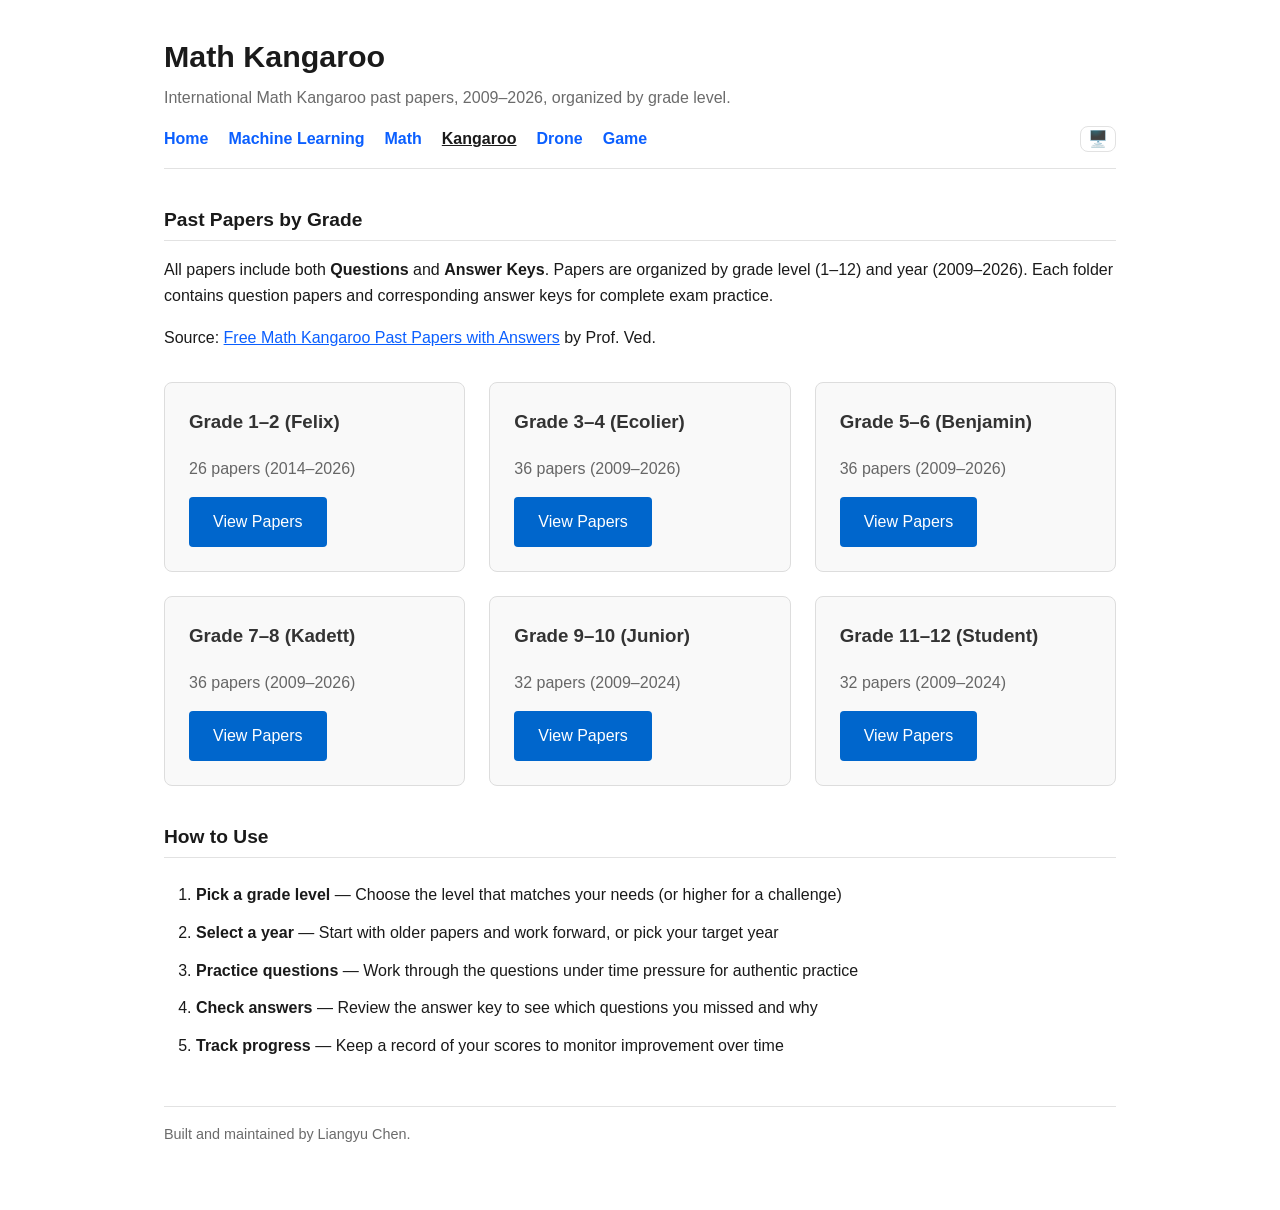
<file: math-kangaroo.html>
<!DOCTYPE html>
<html lang="en">
<head>
    <meta charset="UTF-8">
    <meta name="viewport" content="width=device-width, initial-scale=1.0">
    <title>Math Kangaroo — QAM's Learning Materials</title>
    <link rel="stylesheet" href="style.css?v=2">
    <script src="theme.js?v=2"></script>
</head>
<body>
    <header>
        <h1>Math Kangaroo</h1>
        <p class="tagline">International Math Kangaroo past papers, 2009–2026, organized by grade level.</p>
        <nav>
            <a href="index.html">Home</a>
            <a href="ml.html">Machine Learning</a>
            <a href="math.html">Math</a>
            <a href="math-kangaroo.html" aria-current="page">Kangaroo</a>
            <a href="drone.html">Drone</a>
            <a href="game.html">Game</a>
            <button type="button" id="theme-toggle" class="theme-btn">🖥️</button>
        </nav>
    </header>

    <h2>Past Papers by Grade</h2>
    <p>
        All papers include both <strong>Questions</strong> and <strong>Answer Keys</strong>.
        Papers are organized by grade level (1–12) and year (2009–2026).
        Each folder contains question papers and corresponding answer keys for complete exam practice.
    </p>
    <p>
        Source: <a href="https://www.profved.com/usa-math-competitions/about-math-kangaroo-test-complete-guide-by-prof-ved/free-math-kangaroo-past-papers-with-answers/">Free Math Kangaroo Past Papers with Answers</a> by Prof. Ved.
    </p>

    <div class="grades-grid">
        <div class="grade-card">
            <h3>Grade 1–2 (Felix)</h3>
            <p>26 papers (2014–2026)</p>
            <a href="kangaroo-papers/Grade-1-2/" class="btn">View Papers</a>
        </div>

        <div class="grade-card">
            <h3>Grade 3–4 (Ecolier)</h3>
            <p>36 papers (2009–2026)</p>
            <a href="kangaroo-papers/Grade-3-4/" class="btn">View Papers</a>
        </div>

        <div class="grade-card">
            <h3>Grade 5–6 (Benjamin)</h3>
            <p>36 papers (2009–2026)</p>
            <a href="kangaroo-papers/Grade-5-6/" class="btn">View Papers</a>
        </div>

        <div class="grade-card">
            <h3>Grade 7–8 (Kadett)</h3>
            <p>36 papers (2009–2026)</p>
            <a href="kangaroo-papers/Grade-7-8/" class="btn">View Papers</a>
        </div>

        <div class="grade-card">
            <h3>Grade 9–10 (Junior)</h3>
            <p>32 papers (2009–2024)</p>
            <a href="kangaroo-papers/Grade-9-10/" class="btn">View Papers</a>
        </div>

        <div class="grade-card">
            <h3>Grade 11–12 (Student)</h3>
            <p>32 papers (2009–2024)</p>
            <a href="kangaroo-papers/Grade-11-12/" class="btn">View Papers</a>
        </div>
    </div>

    <h2>How to Use</h2>
    <ol>
        <li><strong>Pick a grade level</strong> — Choose the level that matches your needs (or higher for a challenge)</li>
        <li><strong>Select a year</strong> — Start with older papers and work forward, or pick your target year</li>
        <li><strong>Practice questions</strong> — Work through the questions under time pressure for authentic practice</li>
        <li><strong>Check answers</strong> — Review the answer key to see which questions you missed and why</li>
        <li><strong>Track progress</strong> — Keep a record of your scores to monitor improvement over time</li>
    </ol>

    <style>
        .grades-grid {
            display: grid;
            grid-template-columns: repeat(auto-fit, minmax(280px, 1fr));
            gap: 1.5rem;
            margin: 2rem 0;
        }

        .grade-card {
            padding: 1.5rem;
            border: 1px solid var(--border-color, #ddd);
            border-radius: 8px;
            background: var(--card-bg, #f9f9f9);
            transition: all 0.2s ease;
        }

        .grade-card:hover {
            border-color: var(--accent-color, #0066cc);
            box-shadow: 0 2px 8px rgba(0, 0, 0, 0.1);
        }

        .grade-card h3 {
            margin-top: 0;
            color: var(--heading-color, #333);
        }

        .grade-card p {
            color: var(--text-muted, #666);
            margin: 0.5rem 0 1rem 0;
        }

        .btn {
            display: inline-block;
            padding: 0.75rem 1.5rem;
            background: var(--btn-bg, #0066cc);
            color: white;
            text-decoration: none;
            border-radius: 4px;
            transition: background 0.2s ease;
        }

        .btn:hover {
            background: var(--btn-hover, #0052a3);
        }

        ol {
            margin: 1.5rem 0;
            padding-left: 2rem;
        }

        ol li {
            margin: 0.75rem 0;
            line-height: 1.6;
        }
    </style>

    <footer>
        Built and maintained by Liangyu Chen.
    </footer>
</body>
</html>
</file>
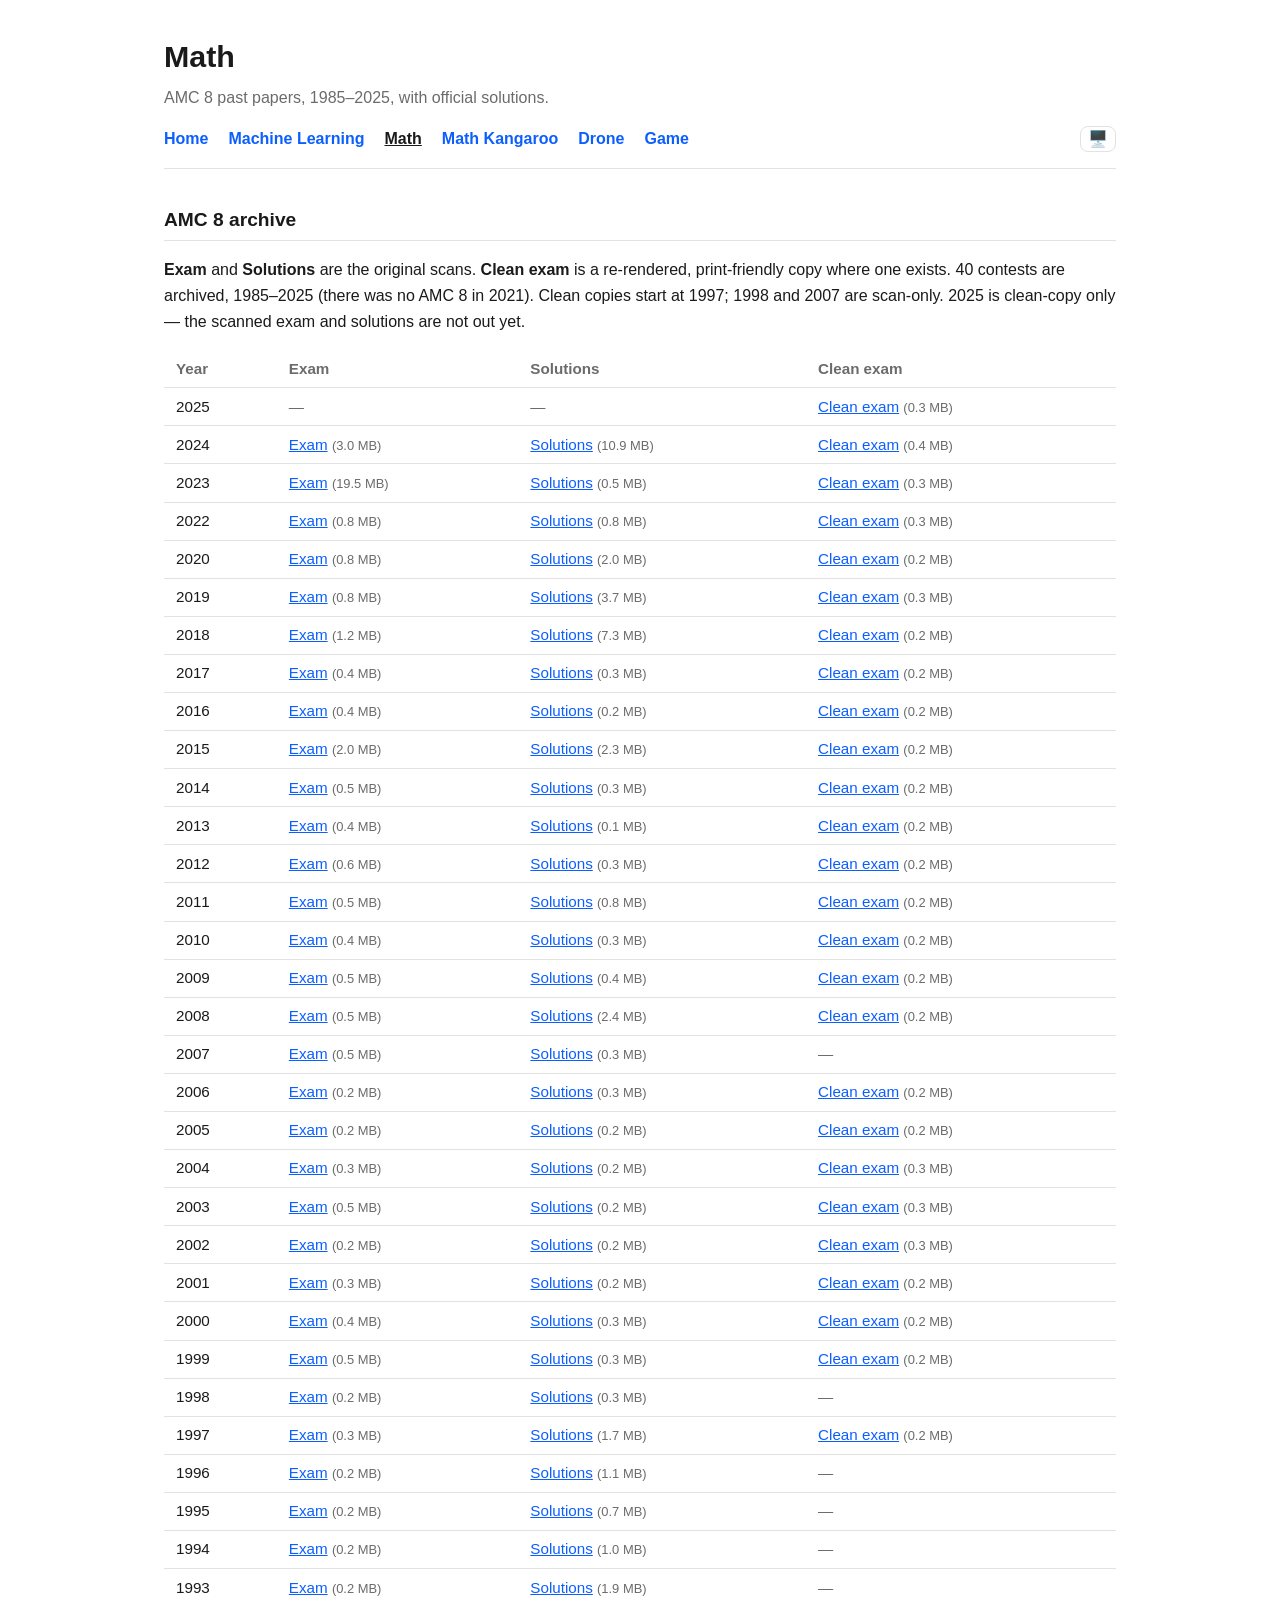
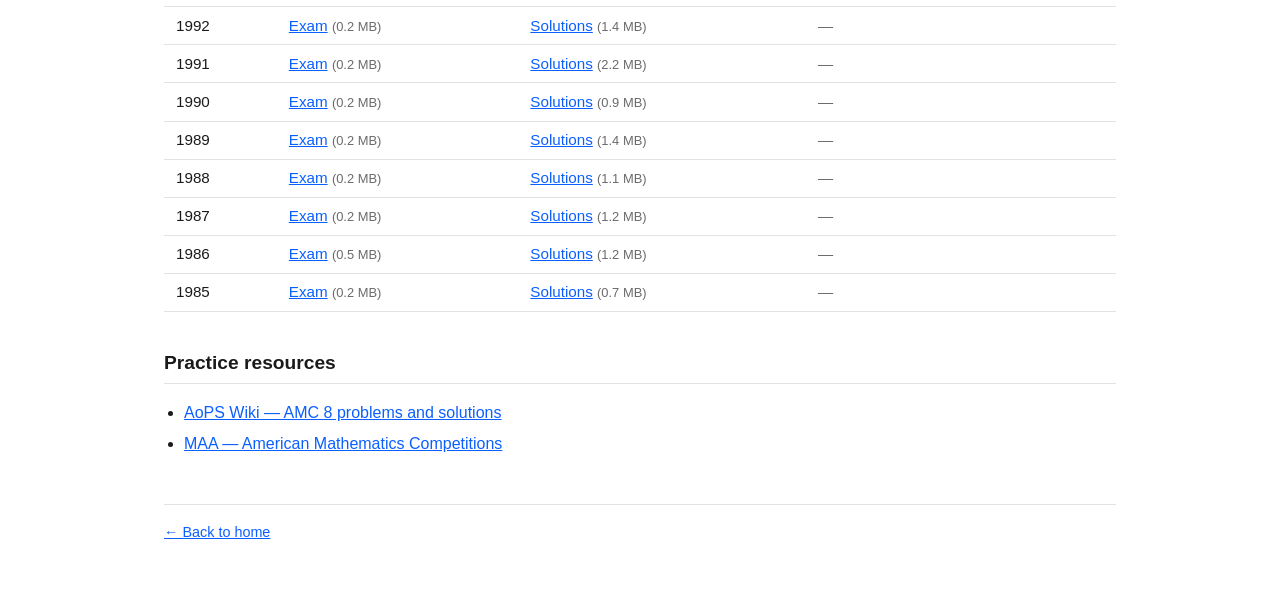
<file: math.html>
<!DOCTYPE html>
<html lang="en">
<head>
    <meta charset="UTF-8">
    <meta name="viewport" content="width=device-width, initial-scale=1.0">
    <title>Math — QAM's Learning Materials</title>
    <link rel="stylesheet" href="style.css?v=2">
    <script src="theme.js?v=2"></script>
</head>
<body>
    <header>
        <h1>Math</h1>
        <p class="tagline">AMC 8 past papers, 1985&ndash;2025, with official solutions.</p>
        <nav>
            <a href="index.html">Home</a>
            <a href="ml.html">Machine Learning</a>
            <a href="math.html" aria-current="page">Math</a>
            <a href="math-kangaroo.html">Math Kangaroo</a>
            <a href="drone.html">Drone</a>
            <a href="game.html">Game</a>
            <button type="button" id="theme-toggle" class="theme-btn">🖥️</button>
        </nav>
    </header>

    <h2>AMC 8 archive</h2>
    <p>
        <strong>Exam</strong> and <strong>Solutions</strong> are the original scans.
        <strong>Clean exam</strong> is a re-rendered, print-friendly copy where one exists.
        40 contests are archived, 1985&ndash;2025 (there was no AMC 8 in 2021).
        Clean copies start at 1997; 1998 and 2007 are scan-only. 2025 is clean-copy only &mdash;
        the scanned exam and solutions are not out yet.
    </p>
    <div class="table-wrap">
        <table>
            <thead>
                <tr><th>Year</th><th>Exam</th><th>Solutions</th><th>Clean exam</th></tr>
            </thead>
            <tbody>
            <tr>
                <td class="year">2025</td>
                <td class="none">&mdash;</td>
                <td class="none">&mdash;</td>
                <td><a href="math_download/amc8_clean/amc8-2025-exam.pdf">Clean exam</a> <span class="muted">(0.3 MB)</span></td>
            </tr>
            <tr>
                <td class="year">2024</td>
                <td><a href="math_download/amc8/exams/2024AMC8.pdf">Exam</a> <span class="muted">(3.0 MB)</span></td>
                <td><a href="math_download/amc8/solutions/2024AMC8-solutions-scan.pdf">Solutions</a> <span class="muted">(10.9 MB)</span></td>
                <td><a href="math_download/amc8_clean/amc8-2024-exam.pdf">Clean exam</a> <span class="muted">(0.4 MB)</span></td>
            </tr>
            <tr>
                <td class="year">2023</td>
                <td><a href="math_download/amc8/exams/2023AMC8.pdf">Exam</a> <span class="muted">(19.5 MB)</span></td>
                <td><a href="math_download/amc8/solutions/2023AMC8-solutions-scan.pdf">Solutions</a> <span class="muted">(0.5 MB)</span></td>
                <td><a href="math_download/amc8_clean/amc8-2023-exam.pdf">Clean exam</a> <span class="muted">(0.3 MB)</span></td>
            </tr>
            <tr>
                <td class="year">2022</td>
                <td><a href="math_download/amc8/exams/2022AMC8.pdf">Exam</a> <span class="muted">(0.8 MB)</span></td>
                <td><a href="math_download/amc8/solutions/2022AMC8-solutions-scan.pdf">Solutions</a> <span class="muted">(0.8 MB)</span></td>
                <td><a href="math_download/amc8_clean/amc8-2022-exam.pdf">Clean exam</a> <span class="muted">(0.3 MB)</span></td>
            </tr>
            <tr>
                <td class="year">2020</td>
                <td><a href="math_download/amc8/exams/2020AMC8.pdf">Exam</a> <span class="muted">(0.8 MB)</span></td>
                <td><a href="math_download/amc8/solutions/2020AMC8-solutions-scan.pdf">Solutions</a> <span class="muted">(2.0 MB)</span></td>
                <td><a href="math_download/amc8_clean/amc8-2020-exam.pdf">Clean exam</a> <span class="muted">(0.2 MB)</span></td>
            </tr>
            <tr>
                <td class="year">2019</td>
                <td><a href="math_download/amc8/exams/2019%20AMC8.pdf">Exam</a> <span class="muted">(0.8 MB)</span></td>
                <td><a href="math_download/amc8/solutions/2019AMC8-solutions-scan.pdf">Solutions</a> <span class="muted">(3.7 MB)</span></td>
                <td><a href="math_download/amc8_clean/amc8-2019-exam.pdf">Clean exam</a> <span class="muted">(0.3 MB)</span></td>
            </tr>
            <tr>
                <td class="year">2018</td>
                <td><a href="math_download/amc8/exams/2018AMC8.pdf">Exam</a> <span class="muted">(1.2 MB)</span></td>
                <td><a href="math_download/amc8/solutions/2018AMC8-solutions-scan.pdf">Solutions</a> <span class="muted">(7.3 MB)</span></td>
                <td><a href="math_download/amc8_clean/amc8-2018-exam.pdf">Clean exam</a> <span class="muted">(0.2 MB)</span></td>
            </tr>
            <tr>
                <td class="year">2017</td>
                <td><a href="math_download/amc8/exams/2017AMC8.pdf">Exam</a> <span class="muted">(0.4 MB)</span></td>
                <td><a href="math_download/amc8/solutions/2017AMC8-solutions-scan.pdf">Solutions</a> <span class="muted">(0.3 MB)</span></td>
                <td><a href="math_download/amc8_clean/amc8-2017-exam.pdf">Clean exam</a> <span class="muted">(0.2 MB)</span></td>
            </tr>
            <tr>
                <td class="year">2016</td>
                <td><a href="math_download/amc8/exams/2016AMC8.pdf">Exam</a> <span class="muted">(0.4 MB)</span></td>
                <td><a href="math_download/amc8/solutions/2016AMC8-solutions-scan.pdf">Solutions</a> <span class="muted">(0.2 MB)</span></td>
                <td><a href="math_download/amc8_clean/amc8-2016-exam.pdf">Clean exam</a> <span class="muted">(0.2 MB)</span></td>
            </tr>
            <tr>
                <td class="year">2015</td>
                <td><a href="math_download/amc8/exams/2015AMC8.pdf">Exam</a> <span class="muted">(2.0 MB)</span></td>
                <td><a href="math_download/amc8/solutions/2015AMC8-solutions-scan.pdf">Solutions</a> <span class="muted">(2.3 MB)</span></td>
                <td><a href="math_download/amc8_clean/amc8-2015-exam.pdf">Clean exam</a> <span class="muted">(0.2 MB)</span></td>
            </tr>
            <tr>
                <td class="year">2014</td>
                <td><a href="math_download/amc8/exams/2014AMC8.pdf">Exam</a> <span class="muted">(0.5 MB)</span></td>
                <td><a href="math_download/amc8/solutions/2014AMC8-solutions-scan.pdf">Solutions</a> <span class="muted">(0.3 MB)</span></td>
                <td><a href="math_download/amc8_clean/amc8-2014-exam.pdf">Clean exam</a> <span class="muted">(0.2 MB)</span></td>
            </tr>
            <tr>
                <td class="year">2013</td>
                <td><a href="math_download/amc8/exams/2013%20AMC8.pdf">Exam</a> <span class="muted">(0.4 MB)</span></td>
                <td><a href="math_download/amc8/solutions/2013AMC8-solutions-scan.pdf">Solutions</a> <span class="muted">(0.1 MB)</span></td>
                <td><a href="math_download/amc8_clean/amc8-2013-exam.pdf">Clean exam</a> <span class="muted">(0.2 MB)</span></td>
            </tr>
            <tr>
                <td class="year">2012</td>
                <td><a href="math_download/amc8/exams/2012AMC8.pdf">Exam</a> <span class="muted">(0.6 MB)</span></td>
                <td><a href="math_download/amc8/solutions/2012AMC8-solutions-scan.pdf">Solutions</a> <span class="muted">(0.3 MB)</span></td>
                <td><a href="math_download/amc8_clean/amc8-2012-exam.pdf">Clean exam</a> <span class="muted">(0.2 MB)</span></td>
            </tr>
            <tr>
                <td class="year">2011</td>
                <td><a href="math_download/amc8/exams/2011AMC8.pdf">Exam</a> <span class="muted">(0.5 MB)</span></td>
                <td><a href="math_download/amc8/solutions/2011AMC8-solutions-scan.pdf">Solutions</a> <span class="muted">(0.8 MB)</span></td>
                <td><a href="math_download/amc8_clean/amc8-2011-exam.pdf">Clean exam</a> <span class="muted">(0.2 MB)</span></td>
            </tr>
            <tr>
                <td class="year">2010</td>
                <td><a href="math_download/amc8/exams/2010AMC8.pdf">Exam</a> <span class="muted">(0.4 MB)</span></td>
                <td><a href="math_download/amc8/solutions/2010AMC8-solutions-scan.pdf">Solutions</a> <span class="muted">(0.3 MB)</span></td>
                <td><a href="math_download/amc8_clean/amc8-2010-exam.pdf">Clean exam</a> <span class="muted">(0.2 MB)</span></td>
            </tr>
            <tr>
                <td class="year">2009</td>
                <td><a href="math_download/amc8/exams/2009AMC8.pdf">Exam</a> <span class="muted">(0.5 MB)</span></td>
                <td><a href="math_download/amc8/solutions/2009AMC8-solutions-scan.pdf">Solutions</a> <span class="muted">(0.4 MB)</span></td>
                <td><a href="math_download/amc8_clean/amc8-2009-exam.pdf">Clean exam</a> <span class="muted">(0.2 MB)</span></td>
            </tr>
            <tr>
                <td class="year">2008</td>
                <td><a href="math_download/amc8/exams/2008AMC8.pdf">Exam</a> <span class="muted">(0.5 MB)</span></td>
                <td><a href="math_download/amc8/solutions/2008AMC8-solutions-scan.pdf">Solutions</a> <span class="muted">(2.4 MB)</span></td>
                <td><a href="math_download/amc8_clean/amc8-2008-exam.pdf">Clean exam</a> <span class="muted">(0.2 MB)</span></td>
            </tr>
            <tr>
                <td class="year">2007</td>
                <td><a href="math_download/amc8/exams/2007AMC8.pdf">Exam</a> <span class="muted">(0.5 MB)</span></td>
                <td><a href="math_download/amc8/solutions/2007AMC8-solutions-scan.pdf">Solutions</a> <span class="muted">(0.3 MB)</span></td>
                <td class="none">&mdash;</td>
            </tr>
            <tr>
                <td class="year">2006</td>
                <td><a href="math_download/amc8/exams/2006AMC8.pdf">Exam</a> <span class="muted">(0.2 MB)</span></td>
                <td><a href="math_download/amc8/solutions/2006AMC8-solutions-scan.pdf">Solutions</a> <span class="muted">(0.3 MB)</span></td>
                <td><a href="math_download/amc8_clean/amc8-2006-exam.pdf">Clean exam</a> <span class="muted">(0.2 MB)</span></td>
            </tr>
            <tr>
                <td class="year">2005</td>
                <td><a href="math_download/amc8/exams/2005AMC8.pdf">Exam</a> <span class="muted">(0.2 MB)</span></td>
                <td><a href="math_download/amc8/solutions/2005AMC8-solutions-scan.pdf">Solutions</a> <span class="muted">(0.2 MB)</span></td>
                <td><a href="math_download/amc8_clean/amc8-2005-exam.pdf">Clean exam</a> <span class="muted">(0.2 MB)</span></td>
            </tr>
            <tr>
                <td class="year">2004</td>
                <td><a href="math_download/amc8/exams/2004AMC8.pdf">Exam</a> <span class="muted">(0.3 MB)</span></td>
                <td><a href="math_download/amc8/solutions/2004AMC8-solutions-scan.pdf">Solutions</a> <span class="muted">(0.2 MB)</span></td>
                <td><a href="math_download/amc8_clean/amc8-2004-exam.pdf">Clean exam</a> <span class="muted">(0.3 MB)</span></td>
            </tr>
            <tr>
                <td class="year">2003</td>
                <td><a href="math_download/amc8/exams/2003AMC8.pdf">Exam</a> <span class="muted">(0.5 MB)</span></td>
                <td><a href="math_download/amc8/solutions/2003AMC8-solutions-scan.pdf">Solutions</a> <span class="muted">(0.2 MB)</span></td>
                <td><a href="math_download/amc8_clean/amc8-2003-exam.pdf">Clean exam</a> <span class="muted">(0.3 MB)</span></td>
            </tr>
            <tr>
                <td class="year">2002</td>
                <td><a href="math_download/amc8/exams/2002AMC8.pdf">Exam</a> <span class="muted">(0.2 MB)</span></td>
                <td><a href="math_download/amc8/solutions/2002AMC8-solutions-scan.pdf">Solutions</a> <span class="muted">(0.2 MB)</span></td>
                <td><a href="math_download/amc8_clean/amc8-2002-exam.pdf">Clean exam</a> <span class="muted">(0.3 MB)</span></td>
            </tr>
            <tr>
                <td class="year">2001</td>
                <td><a href="math_download/amc8/exams/2001AMC8.pdf">Exam</a> <span class="muted">(0.3 MB)</span></td>
                <td><a href="math_download/amc8/solutions/2001AMC8-solutions-scan.pdf">Solutions</a> <span class="muted">(0.2 MB)</span></td>
                <td><a href="math_download/amc8_clean/amc8-2001-exam.pdf">Clean exam</a> <span class="muted">(0.2 MB)</span></td>
            </tr>
            <tr>
                <td class="year">2000</td>
                <td><a href="math_download/amc8/exams/2000AMC8.pdf">Exam</a> <span class="muted">(0.4 MB)</span></td>
                <td><a href="math_download/amc8/solutions/2000AMC8-solutions-scan.pdf">Solutions</a> <span class="muted">(0.3 MB)</span></td>
                <td><a href="math_download/amc8_clean/amc8-2000-exam.pdf">Clean exam</a> <span class="muted">(0.2 MB)</span></td>
            </tr>
            <tr>
                <td class="year">1999</td>
                <td><a href="math_download/amc8/exams/1999AMC8.pdf">Exam</a> <span class="muted">(0.5 MB)</span></td>
                <td><a href="math_download/amc8/solutions/1999AMC8-solutions-scan.pdf">Solutions</a> <span class="muted">(0.3 MB)</span></td>
                <td><a href="math_download/amc8_clean/amc8-1999-exam.pdf">Clean exam</a> <span class="muted">(0.2 MB)</span></td>
            </tr>
            <tr>
                <td class="year">1998</td>
                <td><a href="math_download/amc8/exams/1998AMC8.pdf">Exam</a> <span class="muted">(0.2 MB)</span></td>
                <td><a href="math_download/amc8/solutions/1998AMC8-solutions-scan.pdf">Solutions</a> <span class="muted">(0.3 MB)</span></td>
                <td class="none">&mdash;</td>
            </tr>
            <tr>
                <td class="year">1997</td>
                <td><a href="math_download/amc8/exams/1997AMC8.pdf">Exam</a> <span class="muted">(0.3 MB)</span></td>
                <td><a href="math_download/amc8/solutions/1997AMC8-solutions-scan.pdf">Solutions</a> <span class="muted">(1.7 MB)</span></td>
                <td><a href="math_download/amc8_clean/amc8-1997-exam.pdf">Clean exam</a> <span class="muted">(0.2 MB)</span></td>
            </tr>
            <tr>
                <td class="year">1996</td>
                <td><a href="math_download/amc8/exams/1996AMC8.pdf">Exam</a> <span class="muted">(0.2 MB)</span></td>
                <td><a href="math_download/amc8/solutions/1996AMC8-solutions-scan.pdf">Solutions</a> <span class="muted">(1.1 MB)</span></td>
                <td class="none">&mdash;</td>
            </tr>
            <tr>
                <td class="year">1995</td>
                <td><a href="math_download/amc8/exams/1995AMC8.pdf">Exam</a> <span class="muted">(0.2 MB)</span></td>
                <td><a href="math_download/amc8/solutions/1995AMC8-solutions-scan.pdf">Solutions</a> <span class="muted">(0.7 MB)</span></td>
                <td class="none">&mdash;</td>
            </tr>
            <tr>
                <td class="year">1994</td>
                <td><a href="math_download/amc8/exams/1994AMC8.pdf">Exam</a> <span class="muted">(0.2 MB)</span></td>
                <td><a href="math_download/amc8/solutions/1994AMC8-solutions-scan.pdf">Solutions</a> <span class="muted">(1.0 MB)</span></td>
                <td class="none">&mdash;</td>
            </tr>
            <tr>
                <td class="year">1993</td>
                <td><a href="math_download/amc8/exams/1993AMC8.pdf">Exam</a> <span class="muted">(0.2 MB)</span></td>
                <td><a href="math_download/amc8/solutions/1993AMC8-solutions-scan.pdf">Solutions</a> <span class="muted">(1.9 MB)</span></td>
                <td class="none">&mdash;</td>
            </tr>
            <tr>
                <td class="year">1992</td>
                <td><a href="math_download/amc8/exams/1992AMC8.pdf">Exam</a> <span class="muted">(0.2 MB)</span></td>
                <td><a href="math_download/amc8/solutions/1992AMC8-solutions-scan.pdf">Solutions</a> <span class="muted">(1.4 MB)</span></td>
                <td class="none">&mdash;</td>
            </tr>
            <tr>
                <td class="year">1991</td>
                <td><a href="math_download/amc8/exams/1991AMC8.pdf">Exam</a> <span class="muted">(0.2 MB)</span></td>
                <td><a href="math_download/amc8/solutions/1991AMC8-solutions-scan.pdf">Solutions</a> <span class="muted">(2.2 MB)</span></td>
                <td class="none">&mdash;</td>
            </tr>
            <tr>
                <td class="year">1990</td>
                <td><a href="math_download/amc8/exams/1990AMC8.pdf">Exam</a> <span class="muted">(0.2 MB)</span></td>
                <td><a href="math_download/amc8/solutions/1990AMC8-solutions-scan.pdf">Solutions</a> <span class="muted">(0.9 MB)</span></td>
                <td class="none">&mdash;</td>
            </tr>
            <tr>
                <td class="year">1989</td>
                <td><a href="math_download/amc8/exams/1989AMC8.pdf">Exam</a> <span class="muted">(0.2 MB)</span></td>
                <td><a href="math_download/amc8/solutions/1989AMC8-solutions-scan.pdf">Solutions</a> <span class="muted">(1.4 MB)</span></td>
                <td class="none">&mdash;</td>
            </tr>
            <tr>
                <td class="year">1988</td>
                <td><a href="math_download/amc8/exams/1988AMC8.pdf">Exam</a> <span class="muted">(0.2 MB)</span></td>
                <td><a href="math_download/amc8/solutions/1988AMC8-solutions-scan.pdf">Solutions</a> <span class="muted">(1.1 MB)</span></td>
                <td class="none">&mdash;</td>
            </tr>
            <tr>
                <td class="year">1987</td>
                <td><a href="math_download/amc8/exams/1987AMC8.pdf">Exam</a> <span class="muted">(0.2 MB)</span></td>
                <td><a href="math_download/amc8/solutions/1987AMC8-solutions-scan.pdf">Solutions</a> <span class="muted">(1.2 MB)</span></td>
                <td class="none">&mdash;</td>
            </tr>
            <tr>
                <td class="year">1986</td>
                <td><a href="math_download/amc8/exams/1986AMC8.pdf">Exam</a> <span class="muted">(0.5 MB)</span></td>
                <td><a href="math_download/amc8/solutions/1986AMC8-solutions-scan.pdf">Solutions</a> <span class="muted">(1.2 MB)</span></td>
                <td class="none">&mdash;</td>
            </tr>
            <tr>
                <td class="year">1985</td>
                <td><a href="math_download/amc8/exams/1985AMC8.pdf">Exam</a> <span class="muted">(0.2 MB)</span></td>
                <td><a href="math_download/amc8/solutions/1985AMC8-solutions-scan.pdf">Solutions</a> <span class="muted">(0.7 MB)</span></td>
                <td class="none">&mdash;</td>
            </tr>
            </tbody>
        </table>
    </div>

    <h2>Practice resources</h2>
    <ul>
        <li><a href="https://artofproblemsolving.com/wiki/index.php/AMC_8_Problems_and_Solutions" target="_blank">AoPS Wiki &mdash; AMC 8 problems and solutions</a></li>
        <li><a href="https://maa.org/student-programs/amc/" target="_blank">MAA &mdash; American Mathematics Competitions</a></li>
    </ul>

    <footer>
        <a href="index.html">&larr; Back to home</a>
    </footer>
</body>
</html>
</file>
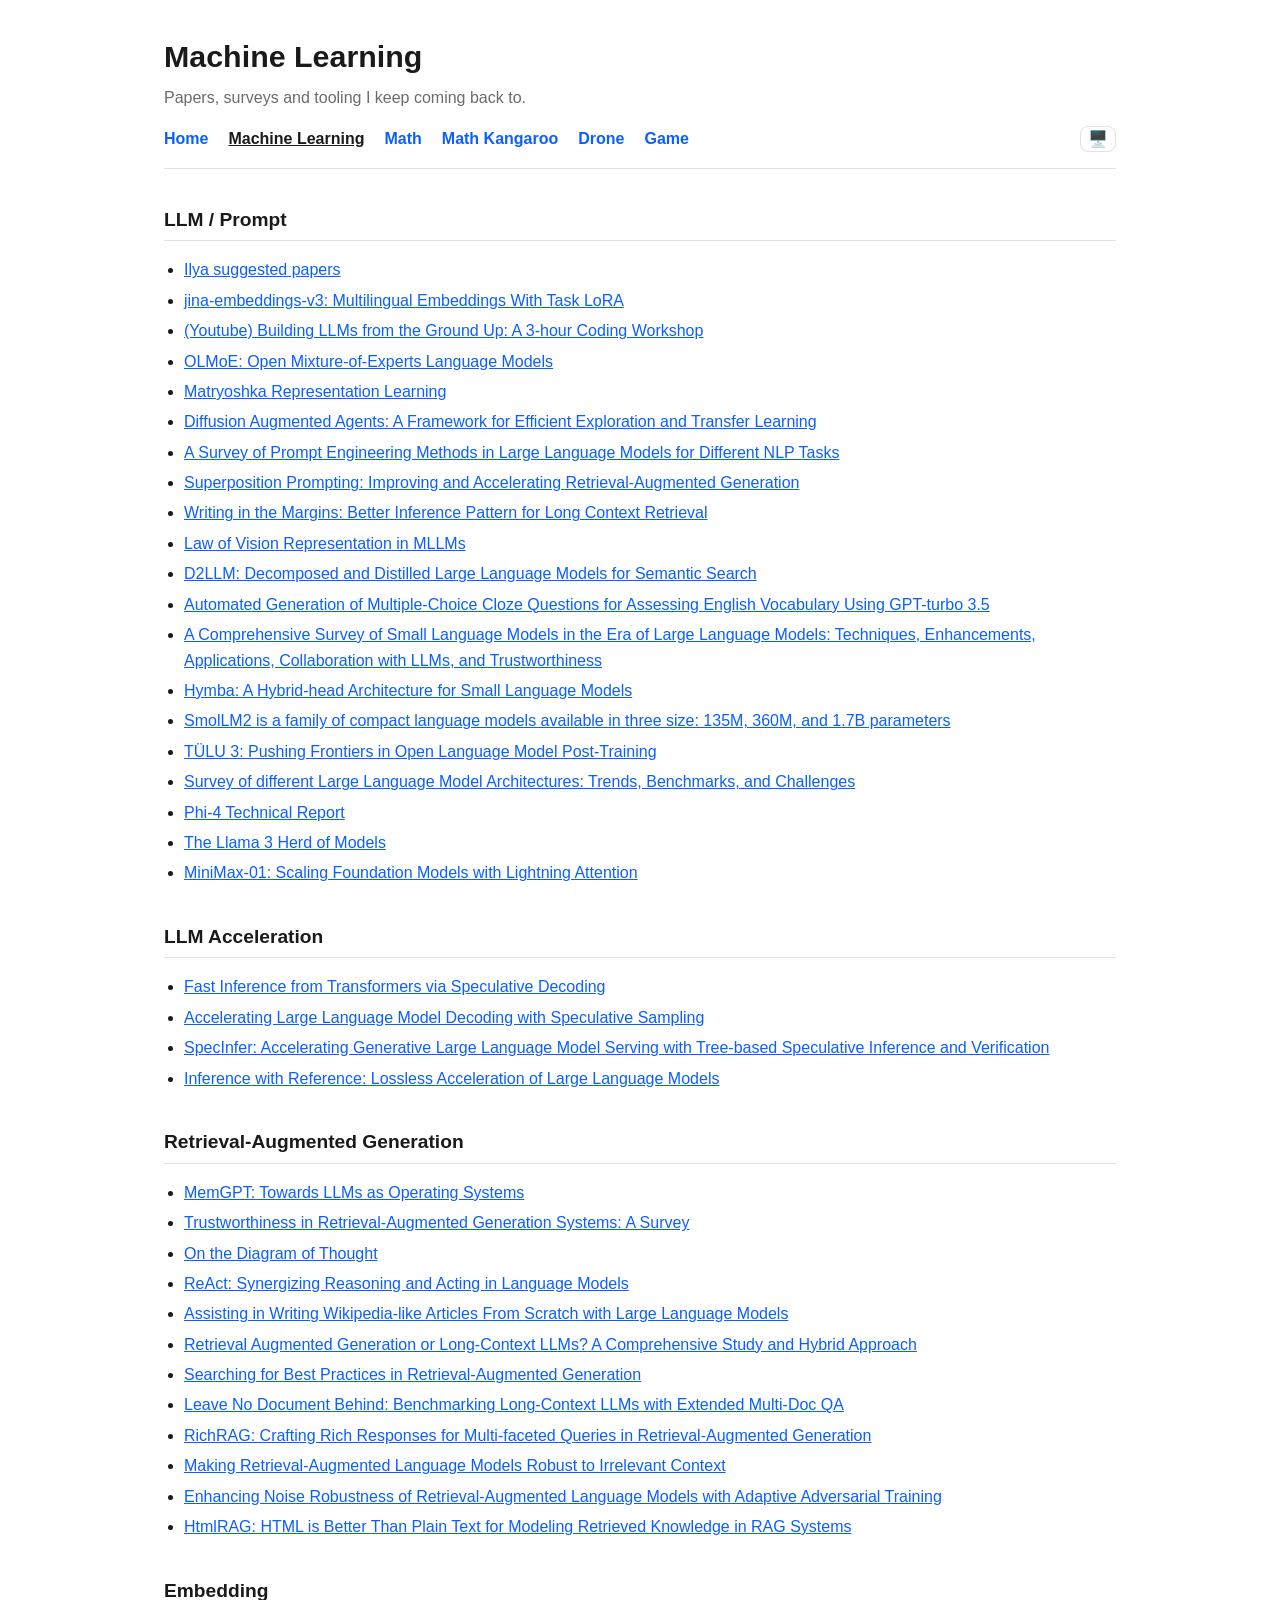
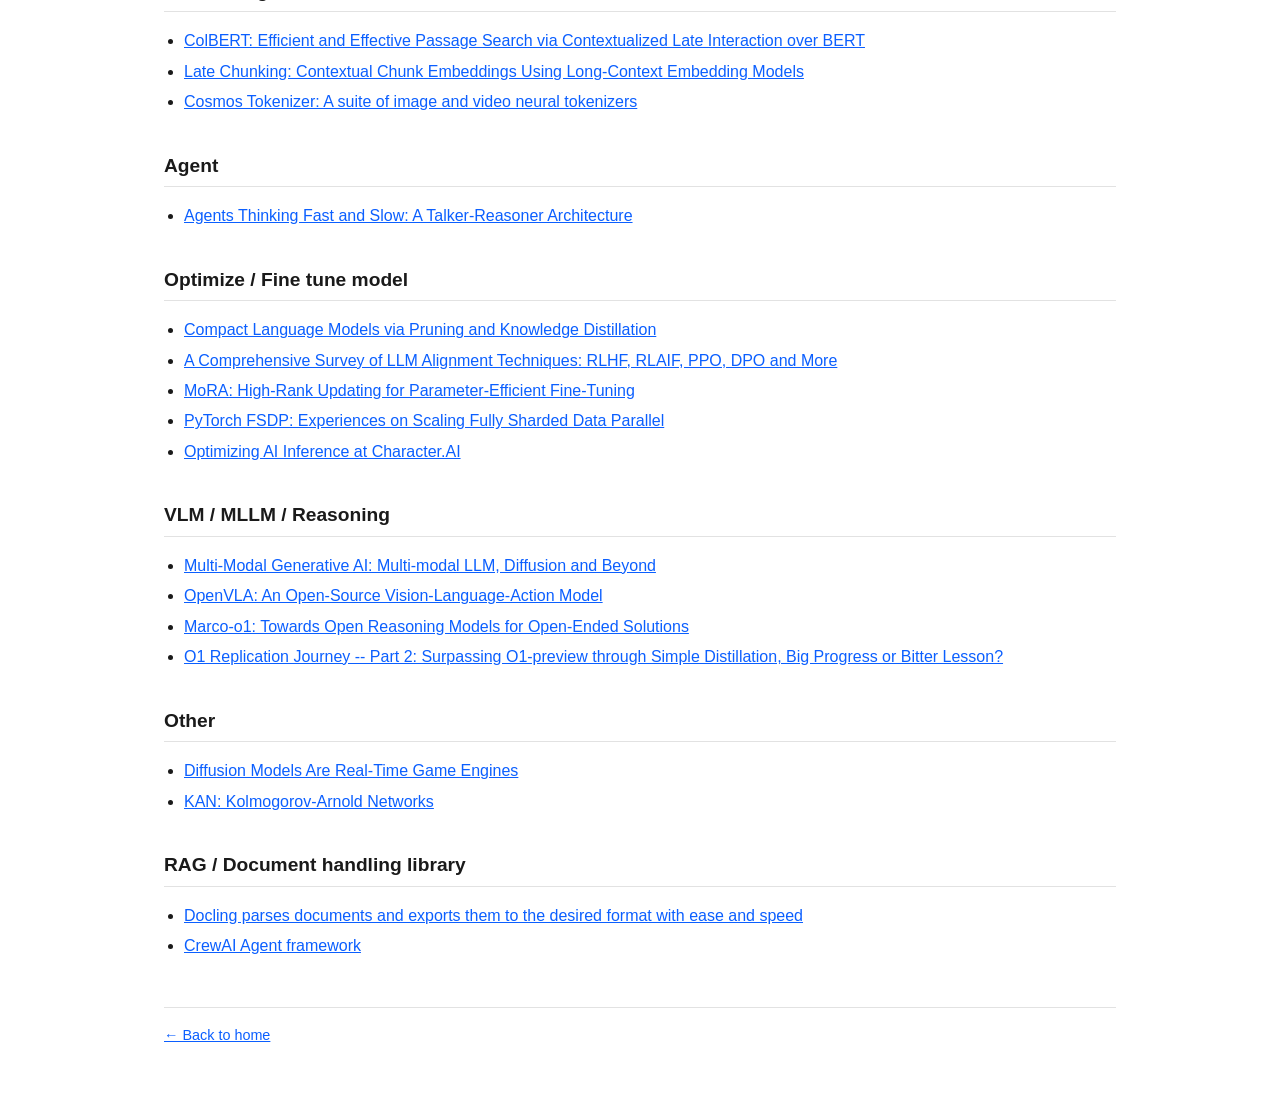
<file: ml.html>
<!DOCTYPE html>
<html lang="en">
<head>
    <meta charset="UTF-8">
    <meta name="viewport" content="width=device-width, initial-scale=1.0">
    <title>Machine Learning — QAM's Learning Materials</title>
    <link rel="stylesheet" href="style.css?v=2">
    <script src="theme.js?v=2"></script>
</head>
<body>
    <header>
        <h1>Machine Learning</h1>
        <p class="tagline">Papers, surveys and tooling I keep coming back to.</p>
        <nav>
            <a href="index.html">Home</a>
            <a href="ml.html" aria-current="page">Machine Learning</a>
            <a href="math.html">Math</a>
            <a href="math-kangaroo.html">Math Kangaroo</a>
            <a href="drone.html">Drone</a>
            <a href="game.html">Game</a>
            <button type="button" id="theme-toggle" class="theme-btn">🖥️</button>
        </nav>
    </header>

    <!-- First Block of List -->
    <div>
        <h2>LLM / Prompt</h2>
        <ul>
            <li><a href="https://arc.net/folder/D0472A20-9C20-4D3F-B145-D2865C0A9FEE" target="_blank">Ilya suggested papers</a></li>
            <li><a href="https://arxiv.org/abs/2409.10173" target="_blank">jina-embeddings-v3: Multilingual Embeddings With Task LoRA</a></li>
            <li><a href="https://www.youtube.com/watch?v=quh7z1q7-uc" target="_blank">(Youtube) Building LLMs from the Ground Up: A 3-hour Coding Workshop</a></li>
            <li><a href="https://arxiv.org/abs/2409.02060" target="_blank">OLMoE: Open Mixture-of-Experts Language Models</a></li>
            <li><a href="https://arxiv.org/abs/2205.13147" target="_blank">Matryoshka Representation Learning</a></li>
            <li><a href="https://arxiv.org/abs/2407.20798" target="_blank">Diffusion Augmented Agents: A Framework for Efficient Exploration and Transfer Learning</a></li>
            <li><a href="https://arxiv.org/abs/2407.12994" target="_blank">A Survey of Prompt Engineering Methods in Large Language Models for Different NLP Tasks</a></li>
            <li><a href="https://arxiv.org/abs/2404.06910" target="_blank">Superposition Prompting: Improving and Accelerating Retrieval-Augmented Generation</a></li>
            <li><a href="https://arxiv.org/abs/2408.14906" target="_blank">Writing in the Margins: Better Inference Pattern for Long Context Retrieval</a></li>
            <li><a href="https://arxiv.org/abs/2408.16357" target="_blank">Law of Vision Representation in MLLMs</a></li>
            <li><a href="https://arxiv.org/abs/2406.17262" target="_blank">D2LLM: Decomposed and Distilled Large Language Models for Semantic Search</a></li>
            <li><a href="https://arxiv.org/abs/2403.02078" target="_blank">Automated Generation of Multiple-Choice Cloze Questions for Assessing English Vocabulary Using GPT-turbo 3.5</a></li>
            <li><a href="https://arxiv.org/abs/2411.03350" target="_blank">A Comprehensive Survey of Small Language Models in the Era of Large Language Models: Techniques, Enhancements, Applications, Collaboration with LLMs, and Trustworthiness</a></li>
            <li><a href="https://arxiv.org/abs/2411.13676" target="_blank">Hymba: A Hybrid-head Architecture for Small Language Models</a></li>
            <li><a href="https://github.com/huggingface/smollm" target="_blank">SmolLM2 is a family of compact language models available in three size: 135M, 360M, and 1.7B parameters</a></li>
            <li><a href="https://allenai.org/papers/tulu-3-report.pdf" target="_blank">TÜLU 3: Pushing Frontiers in Open Language Model Post-Training</a></li>
            <li><a href="https://arxiv.org/abs/2412.03220" target="_blank">Survey of different Large Language Model Architectures: Trends, Benchmarks, and Challenges</a></li>
            <li><a href="https://arxiv.org/abs/2412.08905" target="_blank">Phi-4 Technical Report</a></li>
            <li><a href="https://arxiv.org/abs/2407.21783" target="_blank">The Llama 3 Herd of Models</a></li>
            <li><a href="https://arxiv.org/abs/2501.08313" target="_blank">MiniMax-01: Scaling Foundation Models with Lightning Attention</a></li>
        </ul>
    </div>

    <!-- Block of List -->
    <div>
        <h2>LLM Acceleration</h2>
        <ul>
            <li><a href="https://arxiv.org/abs/2211.17192" target="_blank">Fast Inference from Transformers via Speculative Decoding</a></li>
            <li><a href="https://arxiv.org/abs/2302.01318" target="_blank">Accelerating Large Language Model Decoding with Speculative Sampling</a></li>
            <li><a href="https://arxiv.org/abs/2305.09781" target="_blank">SpecInfer: Accelerating Generative Large Language Model Serving with Tree-based Speculative Inference and Verification</a></li>
            <li><a href="https://arxiv.org/abs/2304.04487" target="_blank">Inference with Reference: Lossless Acceleration of Large Language Models</a></li>
            
        </ul>
    </div>
    
    <!-- Second Block of List -->
    <div>
        <h2>Retrieval-Augmented Generation</h2>
        <ul>
            <li><a href="https://arxiv.org/abs/2310.08560" target="_blank">MemGPT: Towards LLMs as Operating Systems</a></li>
            <li><a href="https://arxiv.org/abs/2409.10102" target="_blank">Trustworthiness in Retrieval-Augmented Generation Systems: A Survey</a></li>
            <li><a href="https://arxiv.org/abs/2409.10038" target="_blank">On the Diagram of Thought</a></li>
            <li><a href="https://arxiv.org/abs/2210.03629" target="_blank">ReAct: Synergizing Reasoning and Acting in Language Models</a></li>
            <li><a href="https://arxiv.org/abs/2402.14207" target="_blank">Assisting in Writing Wikipedia-like Articles From Scratch with Large Language Models</a></li>
            <li><a href="https://arxiv.org/abs/2407.16833" target="_blank">Retrieval Augmented Generation or Long-Context LLMs? A Comprehensive Study and Hybrid Approach</a></li>
            <li><a href="https://arxiv.org/abs/2407.01219" target="_blank">Searching for Best Practices in Retrieval-Augmented Generation</a></li>
            <li><a href="https://arxiv.org/abs/2406.17419" target="_blank">Leave No Document Behind: Benchmarking Long-Context LLMs with Extended Multi-Doc QA</a></li>
            <li><a href="https://arxiv.org/abs/2406.12566" target="_blank">RichRAG: Crafting Rich Responses for Multi-faceted Queries in Retrieval-Augmented Generation</a></li>
            <li><a href="https://arxiv.org/abs/2310.01558" target="_blank">Making Retrieval-Augmented Language Models Robust to Irrelevant Context</a></li>
            <li><a href="https://arxiv.org/abs/2405.20978" target="_blank">Enhancing Noise Robustness of Retrieval-Augmented Language Models with Adaptive Adversarial Training</a></li>
            <li><a href="https://arxiv.org/abs/2411.02959" target="_blank">HtmlRAG: HTML is Better Than Plain Text for Modeling Retrieved Knowledge in RAG Systems</a></li>
        </ul>
    </div>

    <!-- Block of List -->
    <div>
        <h2>Embedding</h2>
        <ul>
            <li><a href="https://arxiv.org/abs/2004.12832" target="_blank">ColBERT: Efficient and Effective Passage Search via Contextualized Late Interaction over BERT</a></li>
            <li><a href="https://arxiv.org/abs/2409.04701" target="_blank">Late Chunking: Contextual Chunk Embeddings Using Long-Context Embedding Models</a></li>
            <li><a href="https://github.com/NVIDIA/Cosmos-Tokenizer?tab=readme-ov-file" target="_blank">Cosmos Tokenizer: A suite of image and video neural tokenizers</a></li>
            
        </ul>
    </div>
    
    <!-- Block of List -->
    <div>
        <h2>Agent</h2>
        <ul>
            <li><a href="https://arxiv.org/abs/2410.08328" target="_blank">Agents Thinking Fast and Slow: A Talker-Reasoner Architecture</a></li>
        </ul>
    </div>

    <!-- Third Block of List -->
    <div>
        <h2>Optimize / Fine tune model</h2>
        <ul>
            <li><a href="https://arxiv.org/abs/2407.14679" target="_blank">Compact Language Models via Pruning and Knowledge Distillation</a></li>
            <li><a href="https://arxiv.org/abs/2407.16216" target="_blank">A Comprehensive Survey of LLM Alignment Techniques: RLHF, RLAIF, PPO, DPO and More</a></li>
            <li><a href="https://arxiv.org/abs/2405.12130" target="_blank">MoRA: High-Rank Updating for Parameter-Efficient Fine-Tuning</a></li>
            <li><a href="https://arxiv.org/abs/2304.11277" target="_blank">PyTorch FSDP: Experiences on Scaling Fully Sharded Data Parallel</a></li>
            <li><a href="https://research.character.ai/optimizing-inference/" target="_blank">Optimizing AI Inference at Character.AI</a></li>
        </ul>
    </div>

    <!-- Fourth Block of List -->
    <div>
        <h2>VLM / MLLM / Reasoning</h2>
        <ul>
            <li><a href="https://arxiv.org/abs/2409.14993" target="_blank">Multi-Modal Generative AI: Multi-modal LLM, Diffusion and Beyond</a></li>
            <li><a href="https://arxiv.org/abs/2406.09246" target="_blank">OpenVLA: An Open-Source Vision-Language-Action Model</a></li>
            <li><a href="https://arxiv.org/abs/2411.14405" target="_blank">Marco-o1: Towards Open Reasoning Models for Open-Ended Solutions</a></li>
            <li><a href="https://arxiv.org/abs/2411.16489" target="_blank">O1 Replication Journey -- Part 2: Surpassing O1-preview through Simple Distillation, Big Progress or Bitter Lesson?</a></li>
        </ul>
    </div>

    <!-- Fifth Block of List -->
    <div>
        <h2>Other</h2>
        <ul>
            <li><a href="https://arxiv.org/abs/2408.14837" target="_blank">Diffusion Models Are Real-Time Game Engines</a></li>
            <li><a href="https://arxiv.org/abs/2404.19756" target="_blank">KAN: Kolmogorov-Arnold Networks</a></li>
        </ul>
    </div>

    <!-- Sixth Block of List -->
    <div>
        <h2>RAG / Document handling library</h2>
        <ul>
            <li><a href="https://github.com/DS4SD/docling?tab=readme-ov-file" target="_blank">Docling parses documents and exports them to the desired format with ease and speed</a></li>
            <li><a href="https://github.com/crewAIInc/crewAI" target="_blank">CrewAI Agent framework</a></li>
        </ul>
    </div>

    <footer>
        <a href="index.html">&larr; Back to home</a>
    </footer>
</body>
</html>
</file>
<file: style.css>
/* Light is the base palette. The dark values are repeated twice on purpose:
   once for "follow the system" (skipped when the reader forced light), and
   once for "the reader forced dark", so the toggle wins in both directions. */
:root {
    color-scheme: light;
    --bg: #ffffff;
    --fg: #1a1a1a;
    --muted: #6b6b6b;
    --link: #0b5fff;
    --border: #e2e2e2;
    --card: #f7f7f8;
}

@media (prefers-color-scheme: dark) {
    :root:not([data-theme="light"]) {
        color-scheme: dark;
        --bg: #16181c;
        --fg: #e8e8ea;
        --muted: #9a9aa2;
        --link: #6ea8ff;
        --border: #2c2f36;
        --card: #1e2126;
    }
}

:root[data-theme="dark"] {
    color-scheme: dark;
    --bg: #16181c;
    --fg: #e8e8ea;
    --muted: #9a9aa2;
    --link: #6ea8ff;
    --border: #2c2f36;
    --card: #1e2126;
}

* { box-sizing: border-box; }

body {
    margin: 0 auto;
    padding: 2rem 1.25rem 4rem;
    max-width: 62rem;
    background: var(--bg);
    color: var(--fg);
    font: 16px/1.6 -apple-system, BlinkMacSystemFont, "Segoe UI", "Helvetica Neue",
          "PingFang TC", "Microsoft JhengHei", Arial, sans-serif;
}

a { color: var(--link); }
a:hover { text-decoration: none; }

header { border-bottom: 1px solid var(--border); margin-bottom: 2rem; }
header h1 { margin: 0 0 .25rem; font-size: 1.9rem; }
header p.tagline { margin: 0 0 1rem; color: var(--muted); }

nav { margin: 0 0 1rem; display: flex; flex-wrap: wrap; gap: .5rem 1.25rem; }
nav a { text-decoration: none; font-weight: 600; }
nav a[aria-current="page"] { color: var(--fg); text-decoration: underline; }
nav .theme-btn {
    margin-left: auto;
    font: inherit;
    line-height: 1;
    padding: .15rem .45rem;
    cursor: pointer;
    background: transparent;
    border: 1px solid var(--border);
    border-radius: 8px;
    color: inherit;
}
nav .theme-btn:hover { border-color: var(--link); }

h2 {
    margin: 2.25rem 0 .5rem;
    font-size: 1.2rem;
    border-bottom: 1px solid var(--border);
    padding-bottom: .3rem;
}

ul { padding-left: 1.25rem; }
li { margin: .3rem 0; }

.cards { display: grid; gap: 1rem; grid-template-columns: repeat(auto-fit, minmax(16rem, 1fr)); }
.card {
    display: block;
    padding: 1.1rem 1.25rem;
    background: var(--card);
    border: 1px solid var(--border);
    border-radius: 10px;
    text-decoration: none;
    color: inherit;
}
.card:hover { border-color: var(--link); }
.card h3 { margin: 0 0 .35rem; font-size: 1.1rem; color: var(--link); }
.card p { margin: 0; color: var(--muted); font-size: .92rem; }

.table-wrap { overflow-x: auto; }
table { border-collapse: collapse; width: 100%; font-size: .95rem; }
th, td { text-align: left; padding: .4rem .75rem; border-bottom: 1px solid var(--border); }
th { color: var(--muted); font-weight: 600; }
td.year { font-variant-numeric: tabular-nums; white-space: nowrap; }
td.none { color: var(--muted); }

footer { margin-top: 3rem; padding-top: 1rem; border-top: 1px solid var(--border); color: var(--muted); font-size: .9rem; }

.muted { color: var(--muted); font-size: .85em; }
</file>
